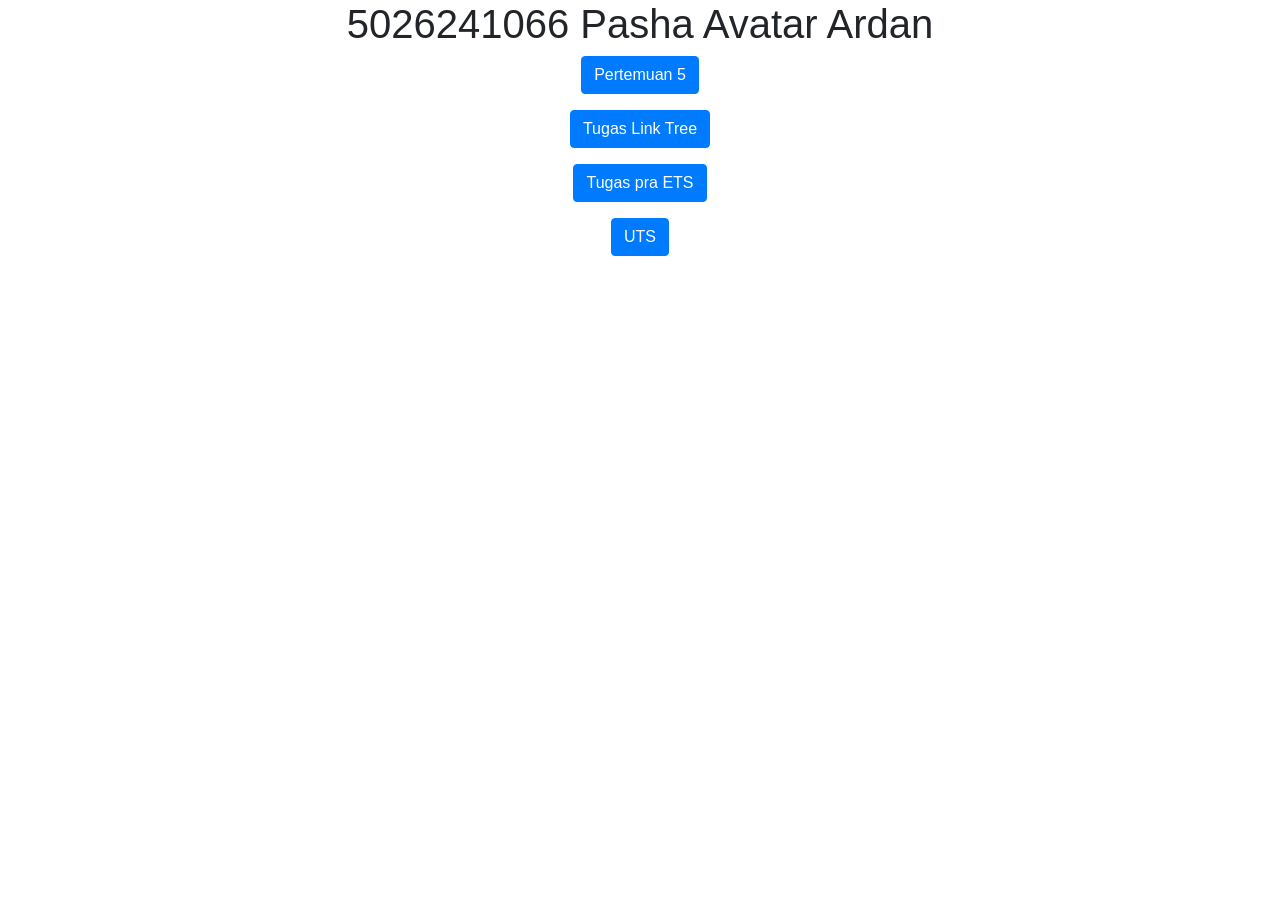
<file: index.html>
<!DOCTYPE html>
<html lang="en">

<head>
    <title>5026241066</title>
    <meta charset="utf-8">
    <meta name="viewport" content="width=device-width, initial-scale=1">
    <link rel="stylesheet" href="https://cdn.jsdelivr.net/npm/bootstrap@4.6.2/dist/css/bootstrap.min.css">
    <script src="https://cdn.jsdelivr.net/npm/jquery@3.7.1/dist/jquery.slim.min.js"></script>
    <script src="https://cdn.jsdelivr.net/npm/popper.js@1.16.1/dist/umd/popper.min.js"></script>
    <script src="https://cdn.jsdelivr.net/npm/bootstrap@4.6.2/dist/js/bootstrap.bundle.min.js"></script>
</head>

<body>

    <div class="container">
        <center>
            <h1>5026241066 Pasha Avatar Ardan</h1>
            <p>
                <a href="pertemuan5.html" target="_blank" class="btn btn-primary">
                    Pertemuan 5
                </a>
            </p>
            <p>
                <a href="tugasLinktree.html" target="_blank" class="btn btn-primary">
                    Tugas Link Tree
                </a>
            </p>
            <p>
                <a href="tugas_ets.html" target="_blank" class="btn btn-primary">
                    Tugas pra ETS
                </a>
            </p>
            <p>
                <a href="5026241066_avatar.html" target="_blank" class="btn btn-primary">
                    UTS
                </a>
            </p>
        </center>
 
    </div>
 
</body>
 
</html>
</file>
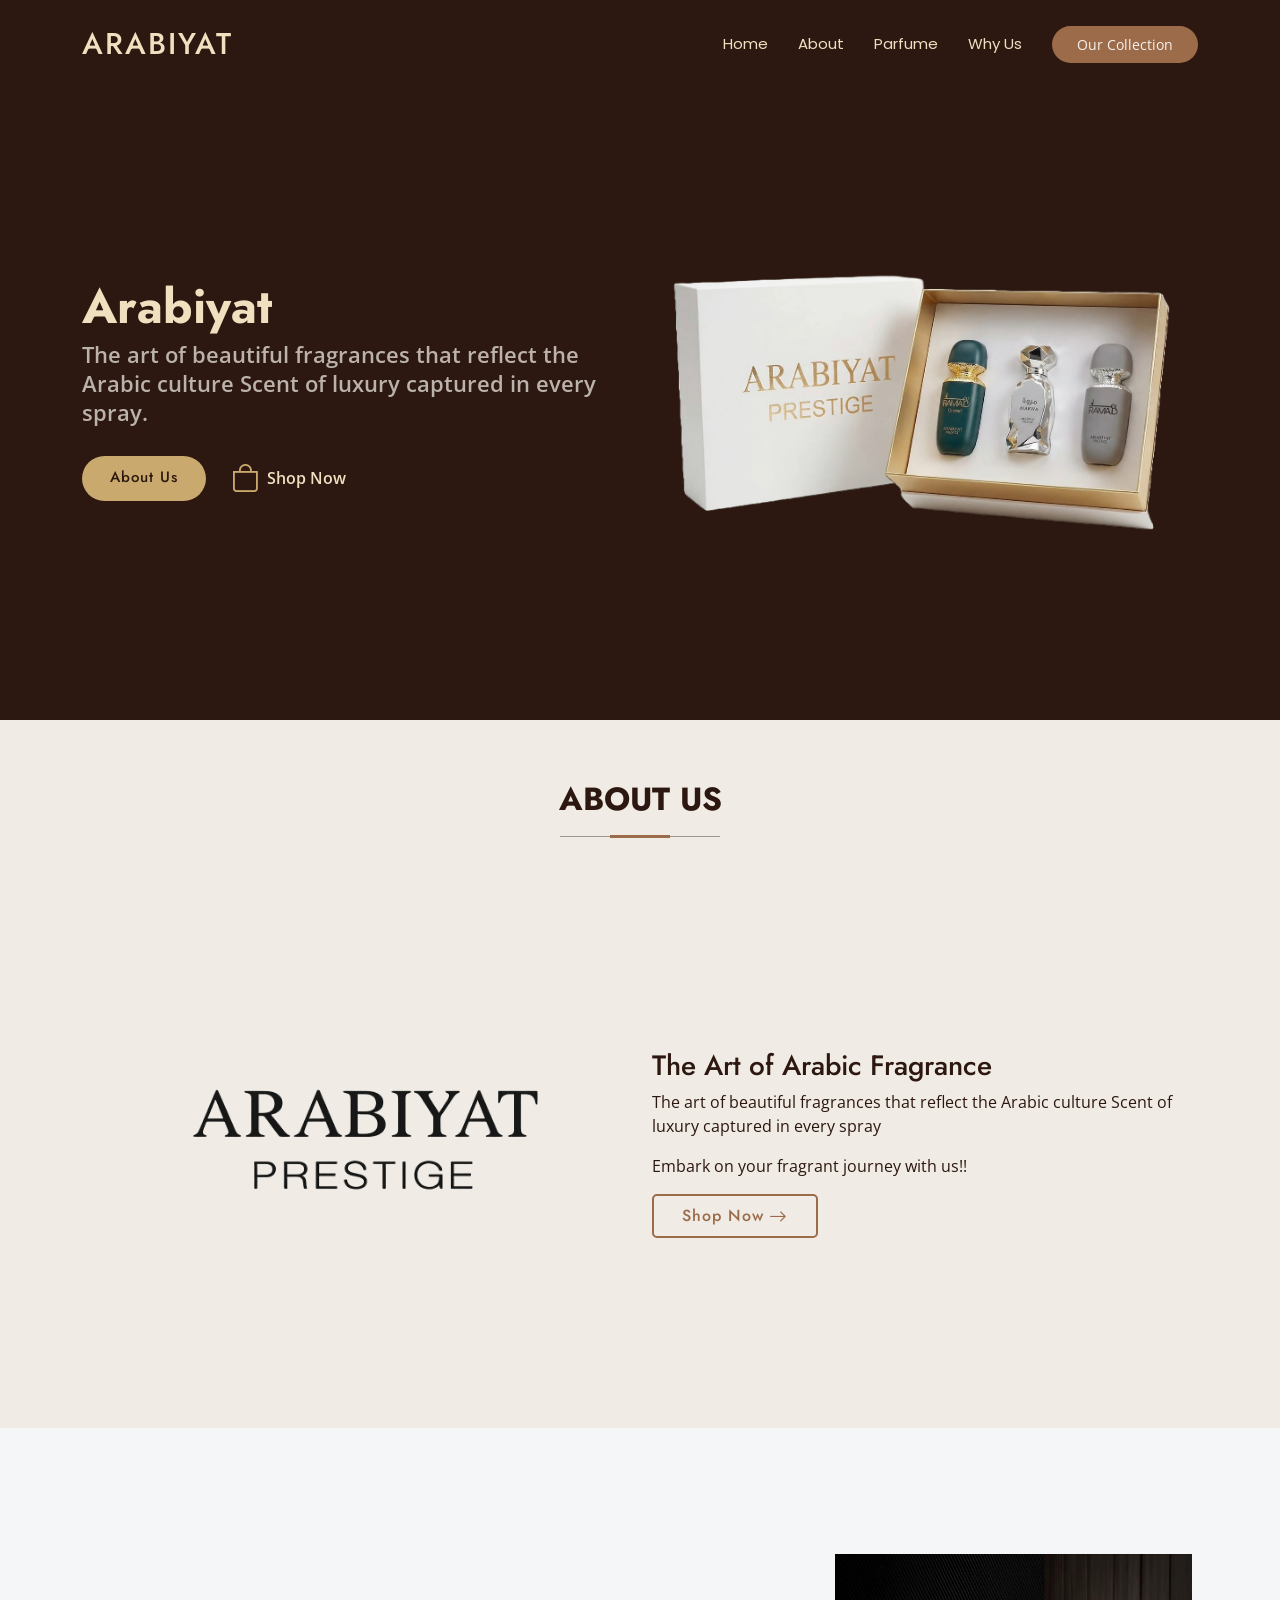
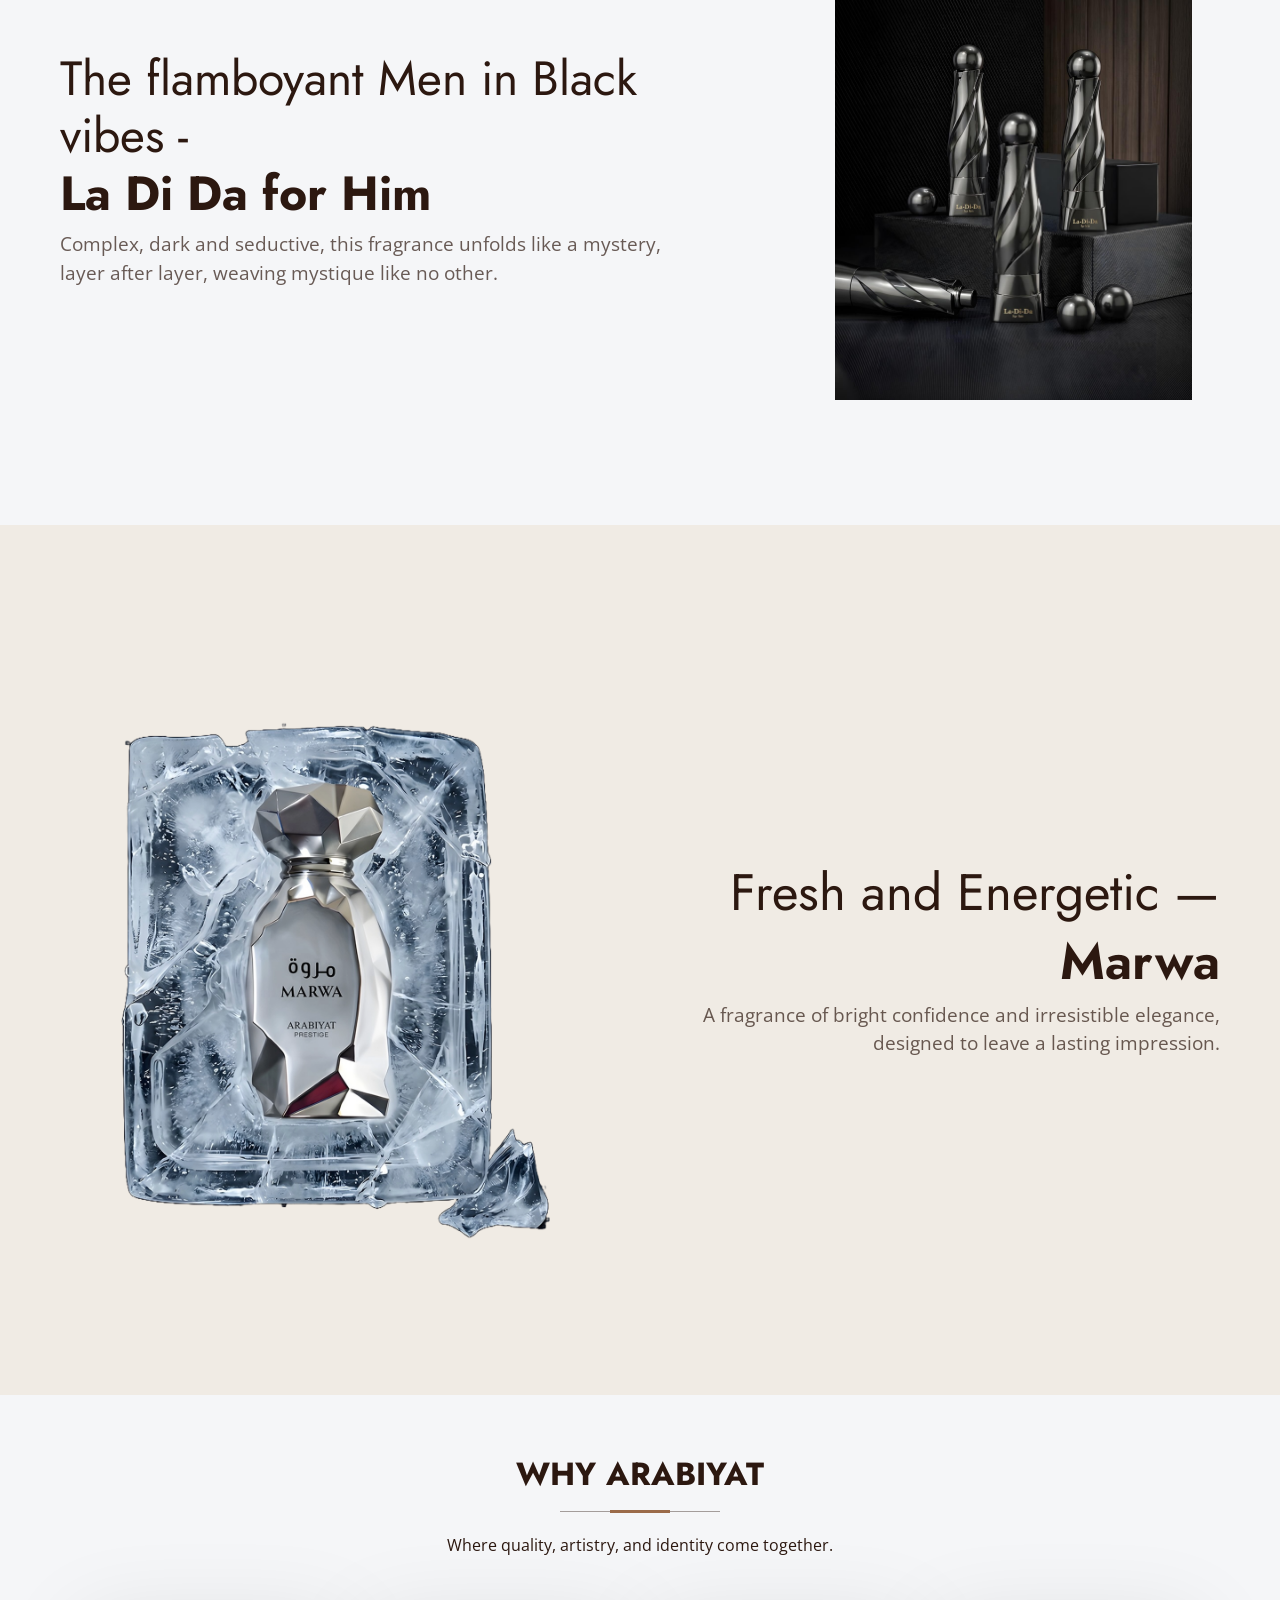
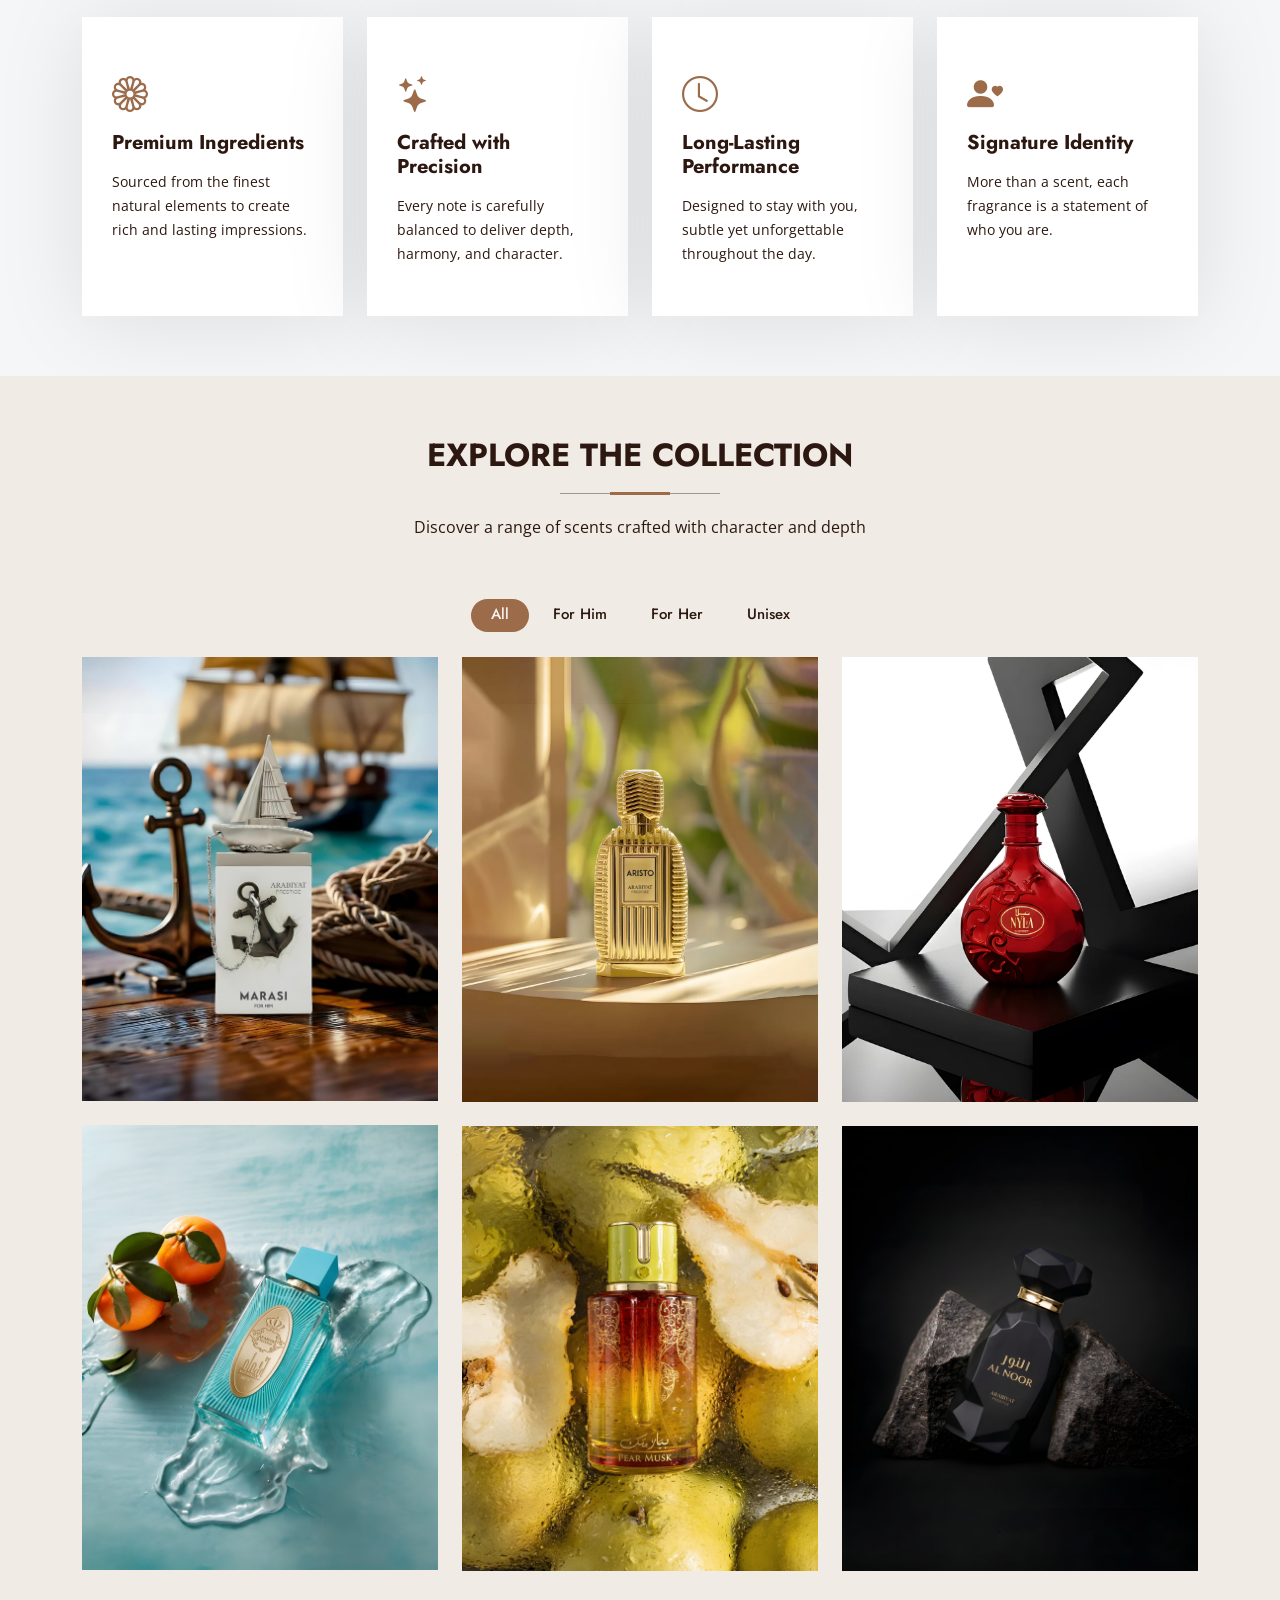
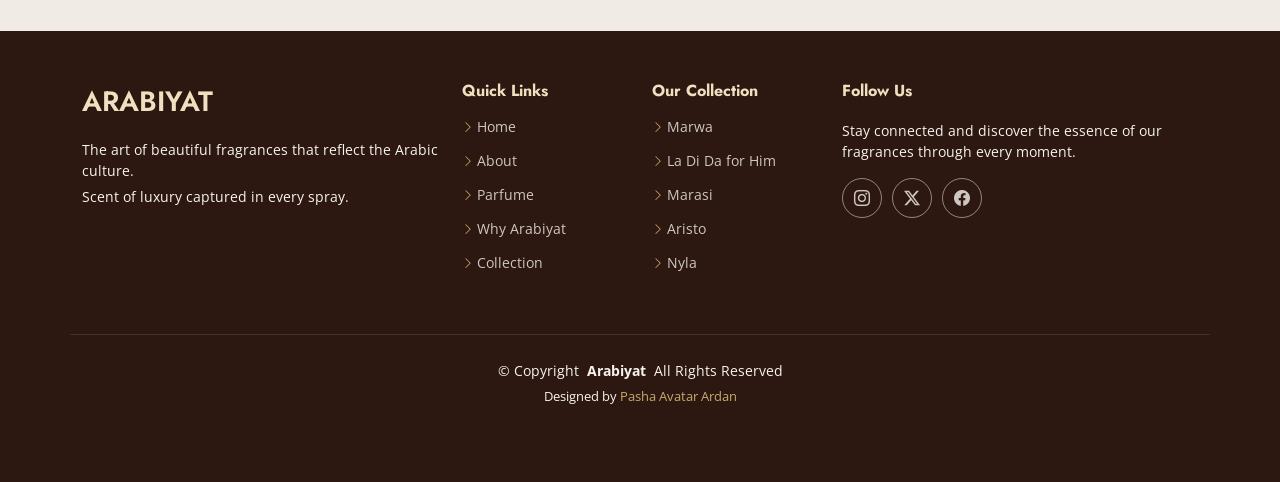
<file: makeover-ig.html>
<!DOCTYPE html>
<html lang="en">

<head>
    <meta charset="utf-8">
    <meta content="width=device-width, initial-scale=1.0" name="viewport">
    <title>Arabiyat</title>
    <meta name="description" content="">
    <meta name="keywords" content="">

    <!-- Favicons -->
    <link href="assets/img/logo_arabiyat.webp" rel="icon">
    <link href="assets/img/apple-touch-icon.png" rel="apple-touch-icon">

    <!-- Fonts -->
    <link href="https://fonts.googleapis.com" rel="preconnect">
    <link href="https://fonts.gstatic.com" rel="preconnect" crossorigin>
    <link
        href="https://fonts.googleapis.com/css2?family=Open+Sans:ital,wght@0,300;0,400;0,500;0,600;0,700;0,800;1,300;1,400;1,500;1,600;1,700;1,800&family=Poppins:ital,wght@0,100;0,200;0,300;0,400;0,500;0,600;0,700;0,800;0,900;1,100;1,200;1,300;1,400;1,500;1,600;1,700;1,800;1,900&family=Jost:ital,wght@0,100;0,200;0,300;0,400;0,500;0,600;0,700;0,800;0,900;1,100;1,200;1,300;1,400;1,500;1,600;1,700;1,800;1,900&display=swap"
        rel="stylesheet">

    <!-- Vendor CSS Files -->
    <link href="assets/vendor/bootstrap/css/bootstrap.min.css" rel="stylesheet">
    <link href="assets/vendor/bootstrap-icons/bootstrap-icons.css" rel="stylesheet">
    <link href="assets/vendor/aos/aos.css" rel="stylesheet">
    <link href="assets/vendor/glightbox/css/glightbox.min.css" rel="stylesheet">
    <link href="assets/vendor/swiper/swiper-bundle.min.css" rel="stylesheet">

    <!-- Main CSS File -->
    <link href="assets/css/ig.css" rel="stylesheet">

    <!-- =======================================================
  * Template Name: Arsha
  * Template URL: https://bootstrapmade.com/arsha-free-bootstrap-html-template-corporate/
  * Updated: Feb 22 2025 with Bootstrap v5.3.3
  * Author: BootstrapMade.com
  * License: https://bootstrapmade.com/license/
  ======================================================== -->
</head>

<body class="index-page">
    <header id="header" class="header d-flex align-items-center fixed-top">
        <div class="container-fluid container-xl position-relative d-flex align-items-center">

            <a href="makeover-ig.html" class="logo d-flex align-items-center me-auto">
                <!-- Uncomment the line below if you also wish to use an image logo -->
                <!-- <img src="assets/img/logo.webp" alt=""> -->
                <h1 class="sitename">Arabiyat</h1>
            </a>

            <nav id="navmenu" class="navmenu">
                <ul>
                    <li><a href="#" class="active">Home</a></li>
                    <li><a href="#about">About</a></li>
                    <li><a href="#ladida">Parfume</a></li>
                    <li><a href="#why">Why Us</a></li>
                </ul>
                <i class="mobile-nav-toggle d-xl-none bi bi-list"></i>
            </nav>

            <a class="btn-getstarted" href="#collection">Our Collection</a>

        </div>
    </header>

    <main class="main">
        <!-- Header Section -->
        <section id="header" class="hero section dark-background">

            <div class="container">
                <div class="row gy-4">
                    <div class="col-lg-6 order-2 order-lg-1 d-flex flex-column justify-content-center"
                        data-aos="zoom-out">
                        <h1>Arabiyat</h1>
                        <p>The art of beautiful fragrances that reflect the Arabic culture
                            Scent of luxury captured in every spray.
                        </p>
                        <div class="d-flex">
                            <a href="#about" class="btn-get-started">About Us</a>
                            <a href="https://myperfumes.ae/" target="_blank"
                                class="btn-watch-video d-flex align-items-center"><i
                                    class="bi bi-bag"></i><span>Shop Now</span></a>
                        </div>
                    </div>
                    <div class="col-lg-6 order-1 order-lg-2 hero-img" data-aos="zoom-out" data-aos-delay="200">
                        <img src="assets/img/arabiyat-landing.png" class="img-fluid animated" alt="">
                    </div>
                </div>
            </div>

        </section><!-- /Header Section -->

        <!-- About Us Section -->
        <section id="about" class="about section">

            <div class="container section-title" data-aos="fade-up">
                <h2>About Us</h2>
            </div>

            <div class="container">
                <div class="row gy-4 align-items-center">

                    <div class="col-lg-6 d-flex align-items-center justify-content-center" data-aos="fade-up"
                        data-aos-delay="100">
                        <img src="assets/img/logo-arabiyat.webp" class="img-fluid" alt="Arabiyat Logo"
                            style="max-width: 450px;">
                    </div>

                    <div class="col-lg-6 content" data-aos="fade-up" data-aos-delay="200">
                        <h3>The Art of Arabic Fragrance</h3>
                        <p>
                            The art of beautiful fragrances that reflect the Arabic culture
                            Scent of luxury captured in every spray
                        </p>
                        <p>
                            Embark on your fragrant journey with us!!
                        </p>
                        <a href="https://myperfumes.ae" class="read-more" target="_blank">
                            <span>Shop Now</span>
                            <i class="bi bi-arrow-right"></i>
                        </a>
                    </div>

                </div>
            </div>

        </section>
        <!-- /About Us Section -->

        <!-- La di da Section -->
        <section id="ladida" class="section why-us light-background" data-builder="section">

            <div class="container-fluid">

                <div class="row gy-4">

                    <div class="col-lg-7 d-flex flex-column justify-content-center order-2 order-lg-1">

                        <div class="content px-xl-5" data-aos="fade-up" data-aos-delay="100">
                            <h3 style="font-size: 3rem;"><span>
                                    The flamboyant Men in Black vibes -
                                </span><strong style="display: block;">La Di Da for Him</strong></h3>
                            <p style="font-size: 1.2rem;">

                                Complex, dark and seductive, this fragrance unfolds like a mystery, layer after layer,
                                weaving mystique like no other.

                            </p>
                        </div>



                    </div>

                    <div class="col-lg-5 order-1 order-lg-2 why-us-img">
                        <img src="assets/img/arabiyat_ladida.jpg" class="img-fluid" alt="" data-aos="zoom-in"
                            data-aos-delay="100">
                    </div>
                </div>

            </div>

        </section><!-- /La di da  Section --> 

        <!-- Marwa Section -->
        <section id="marwa" class="skills section">

            <div class="container-fluid">

                <div class="row gy-4">

                    <div class="col-lg-6 d-flex align-items-center">
                        <img src="assets/img/arabiyat_marwa.png" class="img-fluid" alt=""
                            style="max-height: 750px; object-fit: cover;">
                    </div>

                    <div class="col-lg-6 d-flex flex-column justify-content-center order-2 order-lg-1">
                        <div class="content px-xl-5 text-end" data-aos="fade-up" data-aos-delay="100">
                            <h3 style="font-size: 3.2rem;"><span style="font-weight: 400;">Fresh and Energetic —</span>
                                <strong style="display: block; margin-top: 8px; font-weight: 650;">Marwa</strong>
                            </h3>
                            <p style="font-size: 1.2rem;">A fragrance of bright confidence and irresistible elegance,
                                designed to leave a lasting impression.
                            </p>
                        </div>
                    </div>

                </div>

            </div>

        </section><!-- /Marwa Section -->

        <!-- Why Section -->
        <section id="why" class="services section light-background">

            <!-- Section Title -->
            <div class="container section-title" data-aos="fade-up">
                <h2>Why Arabiyat</h2>
                <p>Where quality, artistry, and identity come together.</p>
            </div><!-- End Section Title -->

            <div class="container">

                <div class="row gy-4">

                    <div class="col-xl-3 col-md-6 d-flex" data-aos="fade-up" data-aos-delay="100">
                        <div class="service-item position-relative">
                            <div class="icon"><i class="bi bi-flower1 icon"></i></div>
                            <h4>Premium Ingredients</h4>
                            <p>Sourced from the finest natural elements to create rich and lasting impressions.</p>
                        </div>
                    </div><!-- End Why Item -->

                    <div class="col-xl-3 col-md-6 d-flex" data-aos="fade-up" data-aos-delay="200">
                        <div class="service-item position-relative">
                            <div class="icon"><i class="bi bi-stars icon"></i></div>
                            <h4>Crafted with Precision</h4>
                            <p>Every note is carefully balanced to deliver depth, harmony, and character.</p>
                        </div>
                    </div><!-- End Why Item -->

                    <div class="col-xl-3 col-md-6 d-flex" data-aos="fade-up" data-aos-delay="300">
                        <div class="service-item position-relative">
                            <div class="icon"><i class="bi bi-clock icon"></i></div>
                            <h4>Long-Lasting Performance</h4>
                            <p>Designed to stay with you, subtle yet unforgettable throughout the day.</p>
                        </div>
                    </div><!-- End Why Item -->

                    <div class="col-xl-3 col-md-6 d-flex" data-aos="fade-up" data-aos-delay="400">
                        <div class="service-item position-relative">
                            <div class="icon"><i class="bi bi-person-heart icon"></i></div>
                            <h4>Signature Identity</h4>
                            <p>More than a scent, each fragrance is a statement of who you are.</p>
                        </div>
                    </div><!-- End Why Item -->

                </div>

            </div>

        </section><!-- /Why Section -->

        <!-- Collection Section -->
        <section id="collection" class="portfolio section">

            <!-- Section Title -->
            <div class="container section-title" data-aos="fade-up">
                <h2>Explore The Collection</h2>
                <p>Discover a range of scents crafted with character and depth</p>
            </div><!-- End Section Title -->

            <div class="container">

                <div class="isotope-layout" data-default-filter="*" data-layout="masonry" data-sort="original-order">

                    <ul class="portfolio-filters isotope-filters" data-aos="fade-up" data-aos-delay="100">
                        <li data-filter="*" class="filter-active">All</li>
                        <li data-filter=".filter-him">For Him</li>
                        <li data-filter=".filter-her">For Her</li>
                        <li data-filter=".filter-unisex">Unisex</li>
                    </ul><!-- End Collection Filters -->

                    <div class="row gy-4 isotope-container" data-aos="fade-up" data-aos-delay="200">

                        <div class="col-lg-4 col-md-6 portfolio-item isotope-item filter-him">
                            <img src="assets/img/arabiyat_marasi.jpg" class="img-fluid" alt="">
                            <div class="portfolio-info">
                                <h4>Marasi For Him</h4>
                                <p>The harmonious interplay of freshness</p>
                                <a href="assets/img/arabiyat_marasi.jpg" title="Marasi For Him"
                                    data-gallery="portfolio-gallery-him" class="glightbox preview-link"><i
                                        class="bi bi-zoom-in"></i></a>
                                <a href="https://myperfumes.ae/" target="_blank" title="More Details" class="details-link"><i
                                        class="bi bi-link-45deg"></i></a>
                            </div>
                        </div><!-- End Collection Item -->

                        <div class="col-lg-4 col-md-6 portfolio-item isotope-item filter-her">
                            <img src="assets/img/arabiyat_aristo.webp" class="img-fluid" alt="">
                            <div class="portfolio-info">
                                <h4>Aristo</h4>
                                <p>Fresh. Charismatic. Irresistible</p>
                                <a href="assets/img/arabiyat_aristo.webp" title="Aristo"
                                    data-gallery="portfolio-gallery-her" class="glightbox preview-link"><i
                                        class="bi bi-zoom-in"></i></a>
                                <a href="https://myperfumes.ae/" target="_blank" title="More Details" class="details-link"><i
                                        class="bi bi-link-45deg"></i></a>
                            </div>
                        </div><!-- End Collection Item -->

                        <div class="col-lg-4 col-md-6 portfolio-item isotope-item filter-her">
                            <img src="assets/img/arabiyat_nyla.webp" class="img-fluid" alt="">
                            <div class="portfolio-info">
                                <h4>Nyla Sherbet</h4>
                                <p>The Joyful, Vibrant, and Vivacious</p>
                                <a href="assets/img/arabiyat_nyla.webp" title="Nyla Sherbet"
                                    data-gallery="portfolio-gallery-her" class="glightbox preview-link"><i
                                        class="bi bi-zoom-in"></i></a>
                                <a href="https://myperfumes.ae/" target="_blank" title="More Details" class="details-link"><i
                                        class="bi bi-link-45deg"></i></a>
                            </div>
                        </div><!-- End Collection Item -->

                        <div class="col-lg-4 col-md-6 portfolio-item isotope-item filter-unisex">
                            <img src="assets/img/arabiyat_asha.jpg" class="img-fluid" alt="">
                            <div class="portfolio-info">
                                <h4>Asha’A Neroli</h4>
                                <p>The art of joyous, happy and delicate fragrances</p>
                                <a href="assets/img/arabiyat_asha.jpg" title="Asha'A Neroli"
                                    data-gallery="portfolio-gallery-unisex" class="glightbox preview-link"><i
                                        class="bi bi-zoom-in"></i></a>
                                <a href="https://myperfumes.ae/" target="_blank" title="More Details" class="details-link"><i
                                        class="bi bi-link-45deg"></i></a>
                            </div>
                        </div><!-- End Collection Item -->

                        <div class="col-lg-4 col-md-6 portfolio-item isotope-item filter-unisex">
                            <img src="assets/img/arabiyat_pearmusk.jpg" class="img-fluid" alt="">
                            <div class="portfolio-info">
                                <h4>Pear Musk</h4>
                                <p>Clean and luminous fragrance</p>
                                <a href="assets/img/arabiyat_pearmusk.jpg" title="Pear Musk"
                                    data-gallery="portfolio-gallery-unisex" class="glightbox preview-link"><i
                                        class="bi bi-zoom-in"></i></a>
                                <a href="https://myperfumes.ae/" target="_blank" title="More Details" class="details-link"><i
                                        class="bi bi-link-45deg"></i></a>
                            </div>
                        </div><!-- End Collection Item -->

                        <div class="col-lg-4 col-md-6 portfolio-item isotope-item filter-him">
                            <img src="assets/img/arabiyat_alnoor.jpg" class="img-fluid" alt="">
                            <div class="portfolio-info">
                                <h4>Al Noor</h4>
                                <p>Complex, dark and seductive</p>
                                <a href="assets/img/arabiyat_alnoor.jpg" title="Al Noor"
                                    data-gallery="portfolio-gallery-him" class="glightbox preview-link"><i
                                        class="bi bi-zoom-in"></i></a>
                                <a href="https://myperfumes.ae/" target="_blank" title="More Details" class="details-link"><i
                                        class="bi bi-link-45deg"></i></a>
                            </div>
                        </div><!-- End Collection Item -->


                    </div><!-- End Collection Container --> 

                </div>

            </div>

        </section><!-- /Collection Section -->

    </main>

    <footer id="footer" class="footer">

        <div class="container footer-top">
            <div class="row gy-4">

                <div class="col-lg-4 col-md-6 footer-about">
                    <a href="makeover-ig.html" class="d-flex align-items-center">
                        <span class="sitename">Arabiyat</span>
                    </a>
                    <div class="footer-contact pt-3">
                        <p>The art of beautiful fragrances that reflect the Arabic culture.</p>
                        <p>Scent of luxury captured in every spray.</p>
                    </div>
                </div>

                <div class="col-lg-2 col-md-3 footer-links">
                    <h4>Quick Links</h4>
                    <ul>
                        <li><i class="bi bi-chevron-right"></i> <a href="#">Home</a></li>
                        <li><i class="bi bi-chevron-right"></i> <a href="#about">About</a></li>
                        <li><i class="bi bi-chevron-right"></i> <a href="#ladida">Parfume</a></li>
                        <li><i class="bi bi-chevron-right"></i> <a href="#why">Why Arabiyat</a></li>
                        <li><i class="bi bi-chevron-right"></i> <a href="#collection">Collection</a></li>
                    </ul>
                </div>

                <div class="col-lg-2 col-md-3 footer-links">
                    <h4>Our Collection</h4>
                    <ul>
                        <li><i class="bi bi-chevron-right"></i> <a href="#marwa">Marwa</a></li>
                        <li><i class="bi bi-chevron-right"></i> <a href="#ladida">La Di Da for Him</a></li>
                        <li><i class="bi bi-chevron-right"></i> <a href="#collection">Marasi</a></li>
                        <li><i class="bi bi-chevron-right"></i> <a href="#collection">Aristo</a></li>
                        <li><i class="bi bi-chevron-right"></i> <a href="#collection">Nyla</a></li>
                    </ul>
                </div>

                <div class="col-lg-4 col-md-12">
                    <h4>Follow Us</h4>
                    <p>Stay connected and discover the essence of our fragrances through every moment.</p>
                    <div class="social-links d-flex">
                        <a href="https://www.instagram.com/_arabiyat" target="_blank">
                            <i class="bi bi-instagram"></i>
                        </a>
                        <a href="https://x.com/my_perfumes" target="_blank">
                            <i class="bi bi-twitter-x"></i>
                        </a>
                        <a href="https://www.facebook.com/MyPerfumes.ae?mibextid=ZbWKwL" target="_blank">
                            <i class="bi bi-facebook"></i>
                        </a>
                    </div>
                </div>

            </div>
        </div>

        <div class="container copyright text-center mt-4">
            <p>© <span>Copyright</span> <strong class="px-1 sitename">Arabiyat</strong> <span>All Rights
                    Reserved</span></p>
            <div class="credits">
                Designed by <a href="https://www.linkedin.com/in/avatarardan/" target="_blank">Pasha Avatar Ardan</a>
            </div>
        </div>

    </footer>


    <!-- Scroll Top -->
    <a href="#" id="scroll-top" class="scroll-top d-flex align-items-center justify-content-center"><i
            class="bi bi-arrow-up-short"></i></a>

    <!-- Preloader -->
    <div id="preloader"></div>

    <!-- Vendor JS Files -->
    <script src="assets/vendor/bootstrap/js/bootstrap.bundle.min.js"></script>
    <script src="assets/vendor/php-email-form/validate.js"></script>
    <script src="assets/vendor/aos/aos.js"></script>
    <script src="assets/vendor/glightbox/js/glightbox.min.js"></script>
    <script src="assets/vendor/swiper/swiper-bundle.min.js"></script>
    <script src="assets/vendor/waypoints/noframework.waypoints.js"></script>
    <script src="assets/vendor/imagesloaded/imagesloaded.pkgd.min.js"></script>
    <script src="assets/vendor/isotope-layout/isotope.pkgd.min.js"></script>

    <!-- Main JS File -->
    <script src="assets/js/main.js"></script>
</body>

</html>
</file>
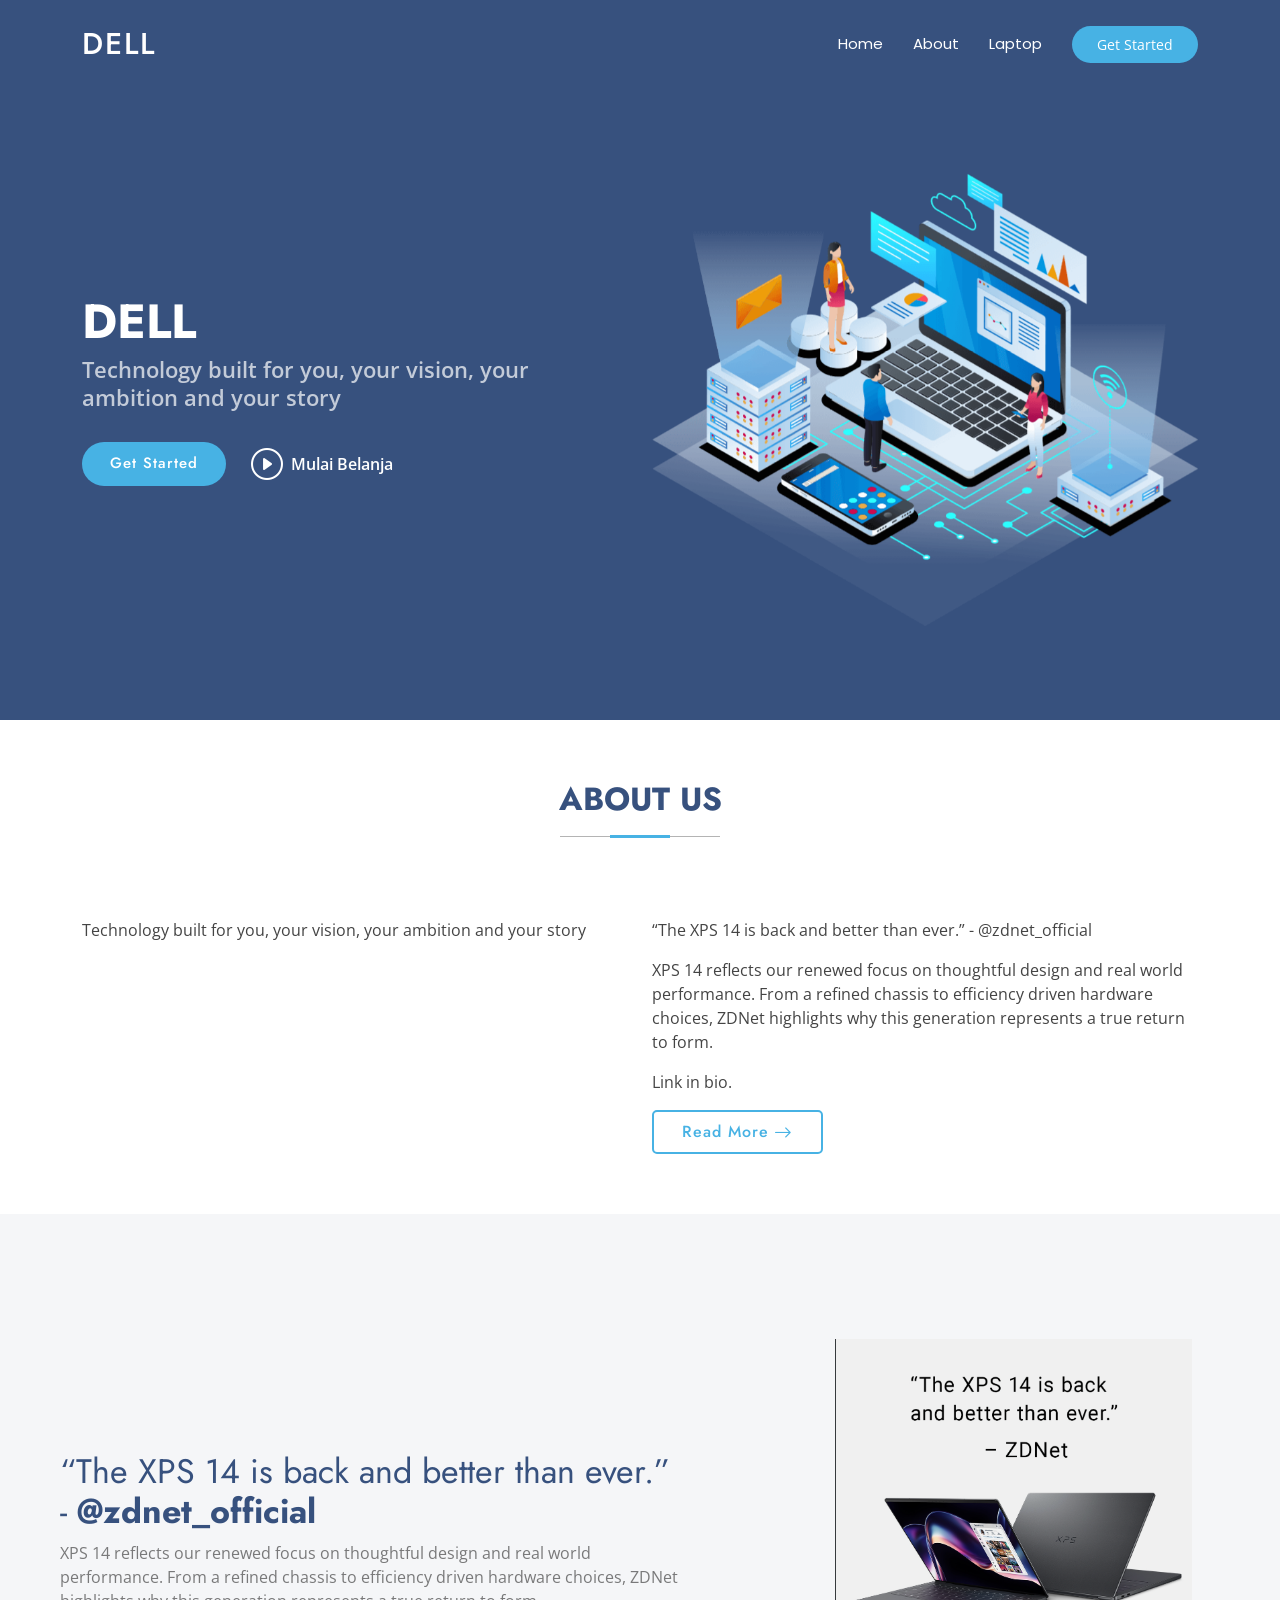
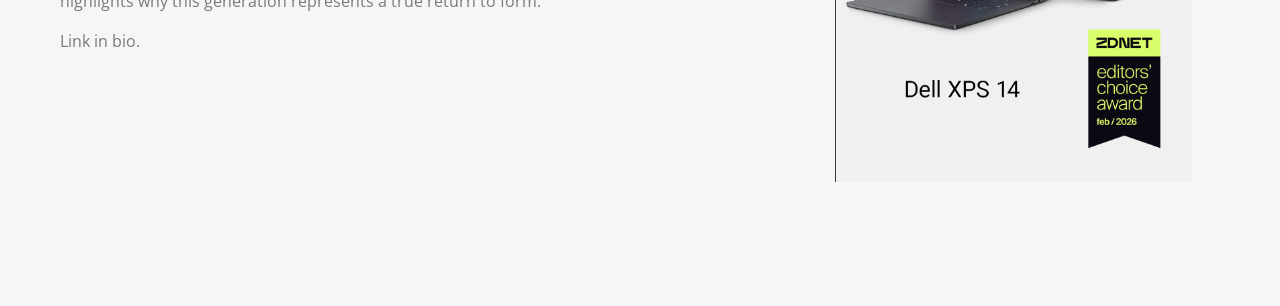
<file: pertemuan5.html>
<!DOCTYPE html>
<html lang="en">

<head>
    <meta charset="utf-8">
    <meta content="width=device-width, initial-scale=1.0" name="viewport">
    <title>DELL</title>
    <meta name="description" content="">
    <meta name="keywords" content="">

    <!-- Favicons -->
    <link href="assets/img/favicon.png" rel="icon">
    <link href="assets/img/apple-touch-icon.png" rel="apple-touch-icon">

    <!-- Fonts -->
    <link href="https://fonts.googleapis.com" rel="preconnect">
    <link href="https://fonts.gstatic.com" rel="preconnect" crossorigin>
    <link
        href="https://fonts.googleapis.com/css2?family=Open+Sans:ital,wght@0,300;0,400;0,500;0,600;0,700;0,800;1,300;1,400;1,500;1,600;1,700;1,800&family=Poppins:ital,wght@0,100;0,200;0,300;0,400;0,500;0,600;0,700;0,800;0,900;1,100;1,200;1,300;1,400;1,500;1,600;1,700;1,800;1,900&family=Jost:ital,wght@0,100;0,200;0,300;0,400;0,500;0,600;0,700;0,800;0,900;1,100;1,200;1,300;1,400;1,500;1,600;1,700;1,800;1,900&display=swap"
        rel="stylesheet">

    <!-- Vendor CSS Files -->
    <link href="assets/vendor/bootstrap/css/bootstrap.min.css" rel="stylesheet">
    <link href="assets/vendor/bootstrap-icons/bootstrap-icons.css" rel="stylesheet">
    <link href="assets/vendor/aos/aos.css" rel="stylesheet">
    <link href="assets/vendor/glightbox/css/glightbox.min.css" rel="stylesheet">
    <link href="assets/vendor/swiper/swiper-bundle.min.css" rel="stylesheet">

    <!-- Main CSS File -->
    <link href="assets/css/main.css" rel="stylesheet">

    <!-- =======================================================
  * Template Name: Arsha
  * Template URL: https://bootstrapmade.com/arsha-free-bootstrap-html-template-corporate/
  * Updated: Feb 22 2025 with Bootstrap v5.3.3
  * Author: BootstrapMade.com
  * License: https://bootstrapmade.com/license/
  ======================================================== -->
</head>

<body class="index-page">
    <header id="header" class="header d-flex align-items-center fixed-top">
        <div class="container-fluid container-xl position-relative d-flex align-items-center">

            <a href="index.html" class="logo d-flex align-items-center me-auto">
                <!-- Uncomment the line below if you also wish to use an image logo -->
                <!-- <img src="assets/img/logo.webp" alt=""> -->
                <h1 class="sitename">DELL</h1>
            </a>

            <nav id="navmenu" class="navmenu">
                <ul>
                    <li><a href="#header" class="active">Home</a></li>
                    <li><a href="#about">About</a></li>
                    <li><a href="#laptop">Laptop</a></li>
                </ul>
                <i class="mobile-nav-toggle d-xl-none bi bi-list"></i>
            </nav>

            <a class="btn-getstarted" href="#about">Get Started</a>

        </div>
    </header>

    <main class="main">
        <!-- Header Section -->
        <section id="header" class="hero section dark-background">

            <div class="container">
                <div class="row gy-4">
                    <div class="col-lg-6 order-2 order-lg-1 d-flex flex-column justify-content-center"
                        data-aos="zoom-out">
                        <h1>DELL</h1>
                        <p>Technology built for you, your vision, your ambition and your story</p>
                        <div class="d-flex">
                            <a href="#about" class="btn-get-started">Get Started</a>
                            <a href="https://l.instagram.com/?u=https%3A%2F%2Fvisitstore.bio%2Fdell%3Ftab%3Dig%26utm_source%3Dig%26utm_medium%3Dsocial%26utm_content%3Dlink_in_bio%26fbclid%3DPAZXh0bgNhZW0CMTEAc3J0YwZhcHBfaWQMMjU2MjgxMDQwNTU4AAGnwIF6dC9_CoXKzaWMyS3TwEOwUfZKHqN3PNWycjGg60DzVFiOjZo0XRbM5hA_aem_DISNvblFgCbXBvzCMy5nFw&e=AT7Z3gJb52VyXgKuC4jAWefuEzMHajgRTZRcqqhuc5AmeLj-_LstVknNOW_mtPCXnS-mZWvlnpSoZgsCW5YsOIe0PoD9FHB11fgoN3e8WQ"
                                class="glightbox btn-watch-video d-flex align-items-center"><i
                                    class="bi bi-play-circle"></i><span>Mulai Belanja</span></a>
                        </div>
                    </div>
                    <div class="col-lg-6 order-1 order-lg-2 hero-img" data-aos="zoom-out" data-aos-delay="200">
                        <img src="assets/img/hero-img.png" class="img-fluid animated" alt="">
                    </div>
                </div>
            </div>

        </section><!-- /Header Section -->

        <!-- About Section -->
        <section id="about" class="about section">

            <!-- Section Title -->
            <div class="container section-title" data-aos="fade-up">
                <h2>About Us</h2>
            </div><!-- End Section Title -->

            <div class="container">

                <div class="row gy-4">

                    <div class="col-lg-6 content" data-aos="fade-up" data-aos-delay="100">
                        <p>
                            Technology built for you, your vision, your ambition and your story
                        </p>
                    </div>

                    <div class="col-lg-6" data-aos="fade-up" data-aos-delay="200">
                        <p>“The XPS 14 is back and better than ever.” - @zdnet_official</p>
                        <p>

                            XPS 14 reflects our renewed focus on thoughtful design and real world performance. From a
                            refined chassis to efficiency driven hardware choices, ZDNet highlights why this generation
                            represents a true return to form. </p>

                        <p>Link in bio. </p>
                        <a href="#" class="read-more"><span>Read More</span><i class="bi bi-arrow-right"></i></a>
                    </div>

                </div>

            </div>

        </section><!-- /About Section -->

        <!-- Laptop Section -->
        <section id="laptop" class="section why-us light-background" data-builder="section">

            <div class="container-fluid">

                <div class="row gy-4">

                    <div class="col-lg-7 d-flex flex-column justify-content-center order-2 order-lg-1">

                        <div class="content px-xl-5" data-aos="fade-up" data-aos-delay="100">
                            <h3><span>“The XPS 14 is back and better than ever.” -
                                </span><strong>@zdnet_official</strong></h3>
                            <p>

                                XPS 14 reflects our renewed focus on thoughtful design and real world performance. From
                                a
                                refined chassis to efficiency driven hardware choices, ZDNet highlights why this
                                generation
                                represents a true return to form. </p>

                            <p>Link in bio. </p>
                        </div>



                    </div>

                    <div class="col-lg-5 order-1 order-lg-2 why-us-img">
                        <img src="assets/img/dellaptop.png" class="img-fluid" alt="" data-aos="zoom-in"
                            data-aos-delay="100">
                    </div>
                </div>

            </div>

        </section><!-- /Laptop Section -->
    </main>
    <!-- Scroll Top -->
    <a href="#" id="scroll-top" class="scroll-top d-flex align-items-center justify-content-center"><i
            class="bi bi-arrow-up-short"></i></a>

    <!-- Preloader -->
    <div id="preloader"></div>

    <!-- Vendor JS Files -->
    <script src="assets/vendor/bootstrap/js/bootstrap.bundle.min.js"></script>
    <script src="assets/vendor/php-email-form/validate.js"></script>
    <script src="assets/vendor/aos/aos.js"></script>
    <script src="assets/vendor/glightbox/js/glightbox.min.js"></script>
    <script src="assets/vendor/swiper/swiper-bundle.min.js"></script>
    <script src="assets/vendor/waypoints/noframework.waypoints.js"></script>
    <script src="assets/vendor/imagesloaded/imagesloaded.pkgd.min.js"></script>
    <script src="assets/vendor/isotope-layout/isotope.pkgd.min.js"></script>

    <!-- Main JS File -->
    <script src="assets/js/main.js"></script>
</body>

</html>
</file>
<file: assets/css/ig.css>
/**
* Template Name: Arsha
* Template URL: https://bootstrapmade.com/arsha-free-bootstrap-html-template-corporate/
* Updated: Feb 22 2025 with Bootstrap v5.3.3
* Author: BootstrapMade.com
* License: https://bootstrapmade.com/license/
*/

/*--------------------------------------------------------------
# Font & Color Variables
# Help: https://bootstrapmade.com/color-system/
--------------------------------------------------------------*/
/* Fonts */
:root {
  --default-font: "Open Sans",  system-ui, -apple-system, "Segoe UI", Roboto, "Helvetica Neue", Arial, "Noto Sans", "Liberation Sans", sans-serif, "Apple Color Emoji", "Segoe UI Emoji", "Segoe UI Symbol", "Noto Color Emoji";
  --heading-font: "Jost",  sans-serif;
  --nav-font: "Poppins",  sans-serif;
}

/* Global Colors - The following color variables are used throughout the website. Updating them here will change the color scheme of the entire website */
:root { 
  --background-color: #f0ebe4;
  --default-color: #2c1810;
  --heading-color: #2c1810;
  --accent-color: #9b6b4a;
  --surface-color: #f7f3ee;
  --contrast-color: #f7f3ee;
}

/* Nav Menu Colors - The following color variables are used specifically for the navigation menu. They are separate from the global colors to allow for more customization options */
:root {
  --nav-color: #ffffff;  /* The default color of the main navmenu links */
  --nav-hover-color: #c9a96e; /* Applied to main navmenu links when they are hovered over or active */
  --nav-mobile-background-color: #ffffff; /* Used as the background color for mobile navigation menu */
  --nav-dropdown-background-color: #ffffff; /* Used as the background color for dropdown items that appear when hovering over primary navigation items */
  --nav-dropdown-color: #444444; /* Used for navigation links of the dropdown items in the navigation menu. */
  --nav-dropdown-hover-color: #9b6b4a; /* Similar to --nav-hover-color, this color is applied to dropdown navigation links when they are hovered over. */
}

/* Color Presets - These classes override global colors when applied to any section or element, providing reuse of the sam color scheme. */

.light-background {
  --background-color: #f5f6f8;
  --surface-color: #ffffff;
}

.dark-background {
  --background-color: #2c1810;
  --default-color: #f7f3ee;
  --heading-color: #f0e0c0;
  --accent-color: #c9a96e;
  --contrast-color: #2c1810;
}

/* Smooth scroll */
:root {
  scroll-behavior: smooth;
}

/*--------------------------------------------------------------
# General Styling & Shared Classes
--------------------------------------------------------------*/
body {
  color: var(--default-color);
  background-color: var(--background-color);
  font-family: var(--default-font);
}

a {
  color: var(--accent-color);
  text-decoration: none;
  transition: 0.3s;
}

a:hover {
  color: color-mix(in srgb, var(--accent-color), transparent 25%);
  text-decoration: none;
}

h1,
h2,
h3,
h4,
h5,
h6 {
  color: var(--heading-color);
  font-family: var(--heading-font);
}

/* PHP Email Form Messages
------------------------------*/
.php-email-form .error-message {
  display: none;
  background: #df1529;
  color: #ffffff;
  text-align: left;
  padding: 15px;
  margin-bottom: 24px;
  font-weight: 600;
}

.php-email-form .sent-message {
  display: none;
  color: #ffffff;
  background: #059652;
  text-align: center;
  padding: 15px;
  margin-bottom: 24px;
  font-weight: 600;
}

.php-email-form .loading {
  display: none;
  background: var(--surface-color);
  text-align: center;
  padding: 15px;
  margin-bottom: 24px;
}

.php-email-form .loading:before {
  content: "";
  display: inline-block;
  border-radius: 50%;
  width: 24px;
  height: 24px;
  margin: 0 10px -6px 0;
  border: 3px solid var(--accent-color);
  border-top-color: var(--surface-color);
  animation: php-email-form-loading 1s linear infinite;
}

@keyframes php-email-form-loading {
  0% {
    transform: rotate(0deg);
  }

  100% {
    transform: rotate(360deg);
  }
}

/*--------------------------------------------------------------
# Global Header
--------------------------------------------------------------*/
.header {
  --background-color: #2c1810;
  --heading-color: #f0e0c0;
  color: var(--default-color);
  background-color: var(--background-color);
  padding: 15px 0;
  transition: all 0.5s;
  z-index: 997;
}

.header .logo {
  line-height: 1;
}

.header .logo img {
  max-height: 36px;
  margin-right: 8px;
}

.header .logo h1 {
  font-size: 30px;
  margin: 0;
  font-weight: 500;
  color: var(--heading-color);
  letter-spacing: 2px;
  text-transform: uppercase;
}

.header .btn-getstarted,
.header .btn-getstarted:focus {
  color: var(--contrast-color);
  background: var(--accent-color);
  font-size: 14px;
  padding: 8px 25px;
  margin: 0 0 0 30px;
  border-radius: 50px;
  transition: 0.3s;
}

.header .btn-getstarted:hover,
.header .btn-getstarted:focus:hover {
  color: var(--contrast-color);
  background: color-mix(in srgb, var(--accent-color), transparent 15%);
}

@media (max-width: 1200px) {
  .header .logo {
    order: 1;
  }

  .header .btn-getstarted {
    order: 2;
    margin: 0 15px 0 0;
    padding: 6px 15px;
  }

  .header .navmenu {
    order: 3;
  }
}

/* Index Page Header
------------------------------*/
.index-page .header {
  --background-color: rgba(44, 24, 16, 0);
  --heading-color: #f0e0c0;
  --nav-color: #f0e0c0;
}

/* Index Page Header on Scroll
------------------------------*/
.index-page.scrolled .header {
  --background-color: rgba(44, 24, 16, 0.92);
}

/*--------------------------------------------------------------
# Navigation Menu
--------------------------------------------------------------*/
/* Desktop Navigation */
@media (min-width: 1200px) {
  .navmenu {
    padding: 0;
  }

  .navmenu ul {
    margin: 0;
    padding: 0;
    display: flex;
    list-style: none;
    align-items: center;
  }

  .navmenu li {
    position: relative;
  }

  .navmenu a,
  .navmenu a:focus {
    color: var(--nav-color);
    padding: 18px 15px;
    font-size: 15px;
    font-family: var(--nav-font);
    font-weight: 400;
    display: flex;
    align-items: center;
    justify-content: space-between;
    white-space: nowrap;
    transition: 0.3s;
  }

  .navmenu a i,
  .navmenu a:focus i {
    font-size: 12px;
    line-height: 0;
    margin-left: 5px;
    transition: 0.3s;
  }

  .navmenu li:last-child a {
    padding-right: 0;
  }

  .navmenu li:hover>a,
  .navmenu .active,
  .navmenu .active:focus {
    color: var(--nav-hover-color);
  }

  .navmenu .dropdown ul {
    margin: 0;
    padding: 10px 0;
    background: var(--nav-dropdown-background-color);
    display: block;
    position: absolute;
    visibility: hidden;
    left: 14px;
    top: 130%;
    opacity: 0;
    transition: 0.3s;
    border-radius: 4px;
    z-index: 99;
    box-shadow: 0px 0px 30px rgba(0, 0, 0, 0.1);
  }

  .navmenu .dropdown ul li {
    min-width: 200px;
  }

  .navmenu .dropdown ul a {
    padding: 10px 20px;
    font-size: 15px;
    text-transform: none;
    color: var(--nav-dropdown-color);
  }

  .navmenu .dropdown ul a i {
    font-size: 12px;
  }

  .navmenu .dropdown ul a:hover,
  .navmenu .dropdown ul .active:hover,
  .navmenu .dropdown ul li:hover>a {
    color: var(--nav-dropdown-hover-color);
  }

  .navmenu .dropdown:hover>ul {
    opacity: 1;
    top: 100%;
    visibility: visible;
  }

  .navmenu .dropdown .dropdown ul {
    top: 0;
    left: -90%;
    visibility: hidden;
  }

  .navmenu .dropdown .dropdown:hover>ul {
    opacity: 1;
    top: 0;
    left: -100%;
    visibility: visible;
  }

  .navmenu .megamenu {
    position: static;
  }

  .navmenu .megamenu ul {
    margin: 0;
    padding: 10px;
    background: var(--nav-dropdown-background-color);
    box-shadow: 0px 0px 20px rgba(0, 0, 0, 0.1);
    position: absolute;
    top: 130%;
    left: 0;
    right: 0;
    visibility: hidden;
    opacity: 0;
    display: flex;
    transition: 0.3s;
    border-radius: 4px;
    z-index: 99;
  }

  .navmenu .megamenu ul li {
    flex: 1;
  }

  .navmenu .megamenu ul li a,
  .navmenu .megamenu ul li:hover>a {
    padding: 10px 20px;
    font-size: 15px;
    color: var(--nav-dropdown-color);
  }

  .navmenu .megamenu ul li a:hover,
  .navmenu .megamenu ul li .active,
  .navmenu .megamenu ul li .active:hover {
    color: var(--nav-dropdown-hover-color);
  }

  .navmenu .megamenu:hover>ul {
    opacity: 1;
    top: 100%;
    visibility: visible;
  }

  .navmenu .dd-box-shadow {
    box-shadow: 0px 0px 30px rgba(0, 0, 0, 0.1);
  }
}

/* Mobile Navigation */
@media (max-width: 1199px) {
  .mobile-nav-toggle {
    color: var(--nav-color);
    font-size: 28px;
    line-height: 0;
    margin-right: 10px;
    cursor: pointer;
    transition: color 0.3s;
  }

  .navmenu {
    padding: 0;
    z-index: 9997;
  }

  .navmenu ul {
    display: none;
    list-style: none;
    position: absolute;
    inset: 60px 20px 20px 20px;
    padding: 10px 0;
    margin: 0;
    border-radius: 6px;
    background-color: var(--nav-mobile-background-color);
    overflow-y: auto;
    transition: 0.3s;
    z-index: 9998;
    box-shadow: 0px 0px 30px rgba(0, 0, 0, 0.1);
  }

  .navmenu a,
  .navmenu a:focus {
    color: var(--nav-dropdown-color);
    padding: 10px 20px;
    font-family: var(--nav-font);
    font-size: 17px;
    font-weight: 500;
    display: flex;
    align-items: center;
    justify-content: space-between;
    white-space: nowrap;
    transition: 0.3s;
  }

  .navmenu a i,
  .navmenu a:focus i {
    font-size: 12px;
    line-height: 0;
    margin-left: 5px;
    width: 30px;
    height: 30px;
    display: flex;
    align-items: center;
    justify-content: center;
    border-radius: 50%;
    transition: 0.3s;
    background-color: color-mix(in srgb, var(--accent-color), transparent 90%);
  }

  .navmenu a i:hover,
  .navmenu a:focus i:hover {
    background-color: var(--accent-color);
    color: var(--contrast-color);
  }

  .navmenu a:hover,
  .navmenu .active,
  .navmenu .active:focus {
    color: var(--nav-dropdown-hover-color);
  }

  .navmenu .active i,
  .navmenu .active:focus i {
    background-color: var(--accent-color);
    color: var(--contrast-color);
    transform: rotate(180deg);
  }

  .navmenu .dropdown ul {
    position: static;
    display: none;
    z-index: 99;
    padding: 10px 0;
    margin: 10px 20px;
    background-color: var(--nav-dropdown-background-color);
    border: 1px solid color-mix(in srgb, var(--default-color), transparent 90%);
    box-shadow: none;
    transition: all 0.5s ease-in-out;
  }

  .navmenu .dropdown ul ul {
    background-color: rgba(33, 37, 41, 0.1);
  }

  .navmenu .dropdown>.dropdown-active {
    display: block;
    background-color: rgba(33, 37, 41, 0.03);
  }

  .mobile-nav-active {
    overflow: hidden;
  }

  .mobile-nav-active .mobile-nav-toggle {
    color: #fff;
    position: absolute;
    font-size: 32px;
    top: 15px;
    right: 15px;
    margin-right: 0;
    z-index: 9999;
  }

  .mobile-nav-active .navmenu {
    position: fixed;
    overflow: hidden;
    inset: 0;
    background: rgba(33, 37, 41, 0.8);
    transition: 0.3s;
  }

  .mobile-nav-active .navmenu>ul {
    display: block;
  }
}

/*--------------------------------------------------------------
# Global Footer
--------------------------------------------------------------*/
.footer {
  --background-color: #2c1810;
  --default-color: #f7f3ee;
  --heading-color: #f0e0c0;
  --accent-color: #c9a96e;
  color: var(--default-color);
  background-color: var(--background-color);
  font-size: 14px;
  padding-bottom: 50px;
  position: relative;
} 

.footer .footer-newsletter {
  background-color: color-mix(in srgb, var(--heading-color), transparent 95%);
  padding: 50px 0;
}

.footer .footer-newsletter h4 {
  font-size: 24px;
}

.footer .footer-newsletter .newsletter-form {
  margin-top: 30px;
  margin-bottom: 15px;
  padding: 6px 8px;
  position: relative;
  background-color: color-mix(in srgb, var(--background-color), transparent 50%);
  border: 1px solid color-mix(in srgb, var(--default-color), transparent 90%);
  box-shadow: 0px 2px 25px rgba(0, 0, 0, 0.1);
  display: flex;
  transition: 0.3s;
  border-radius: 50px;
}

.footer .footer-newsletter .newsletter-form:focus-within {
  border-color: var(--accent-color);
}

.footer .footer-newsletter .newsletter-form input[type=email] {
  border: 0;
  padding: 4px;
  width: 100%;
  background-color: color-mix(in srgb, var(--background-color), transparent 50%);
  color: var(--default-color);
}

.footer .footer-newsletter .newsletter-form input[type=email]:focus-visible {
  outline: none;
}

.footer .footer-newsletter .newsletter-form input[type=submit] {
  border: 0;
  font-size: 16px;
  padding: 0 20px;
  margin: -7px -8px -7px 0;
  background: var(--accent-color);
  color: var(--contrast-color);
  transition: 0.3s;
  border-radius: 50px;
}

.footer .footer-newsletter .newsletter-form input[type=submit]:hover {
  background: color-mix(in srgb, var(--accent-color), transparent 20%);
}

.footer .footer-top {
  padding-top: 50px;
}

.footer .social-links a {
  display: flex;
  align-items: center;
  justify-content: center;
  width: 40px;
  height: 40px;
  border-radius: 50%;
  border: 1px solid color-mix(in srgb, var(--default-color), transparent 50%);
  font-size: 16px;
  color: color-mix(in srgb, var(--default-color), transparent 20%);
  margin-right: 10px;
  transition: 0.3s;
}

.footer .social-links a:hover {
  color: var(--accent-color);
  border-color: var(--accent-color);
}

.footer h4 {
  font-size: 16px;
  font-weight: bold;
  position: relative;
  padding-bottom: 12px;
}

.footer .footer-links {
  margin-bottom: 30px;
}

.footer .footer-links ul {
  list-style: none;
  padding: 0;
  margin: 0;
}

.footer .footer-links ul i {
  margin-right: 3px;
  font-size: 12px;
  line-height: 0;
  color: var(--accent-color);
}

.footer .footer-links ul li {
  padding: 10px 0;
  display: flex;
  align-items: center;
}

.footer .footer-links ul li:first-child {
  padding-top: 0;
}

.footer .footer-links ul a {
  display: inline-block;
  color: color-mix(in srgb, var(--default-color), transparent 20%);
  line-height: 1;
}

.footer .footer-links ul a:hover {
  color: var(--accent-color);
}

.footer .footer-about a {
  color: var(--heading-color);
  font-size: 28px;
  font-weight: 600;
  text-transform: uppercase;
  font-family: var(--heading-font);
}

.footer .footer-contact p {
  margin-bottom: 5px;
}

.footer .copyright {
  padding-top: 25px;
  padding-bottom: 25px;
  border-top: 1px solid color-mix(in srgb, var(--default-color), transparent 90%);
}

.footer .copyright p {
  margin-bottom: 0;
}

.footer .credits {
  margin-top: 6px;
  font-size: 13px;
}

/*--------------------------------------------------------------
# Preloader
--------------------------------------------------------------*/
#preloader {
  position: fixed;
  inset: 0;
  z-index: 999999;
  overflow: hidden;
  background: var(--background-color);
  transition: all 0.6s ease-out;
}

#preloader:before {
  content: "";
  position: fixed;
  top: calc(50% - 30px);
  left: calc(50% - 30px);
  border: 6px solid #ffffff;
  border-color: var(--accent-color) transparent var(--accent-color) transparent;
  border-radius: 50%;
  width: 60px;
  height: 60px;
  animation: animate-preloader 1.5s linear infinite;
}

@keyframes animate-preloader {
  0% {
    transform: rotate(0deg);
  }

  100% {
    transform: rotate(360deg);
  }
}

/*--------------------------------------------------------------
# Scroll Top Button
--------------------------------------------------------------*/
.scroll-top {
  position: fixed;
  visibility: hidden;
  opacity: 0;
  right: 15px;
  bottom: -15px;
  z-index: 99999;
  background-color: var(--accent-color);
  width: 44px;
  height: 44px;
  border-radius: 50px;
  transition: all 0.4s;
}

.scroll-top i {
  font-size: 24px;
  color: var(--contrast-color);
  line-height: 0;
}

.scroll-top:hover {
  background-color: color-mix(in srgb, var(--accent-color), transparent 20%);
  color: var(--contrast-color);
}

.scroll-top.active {
  visibility: visible;
  opacity: 1;
  bottom: 15px;
}

/*--------------------------------------------------------------
# Disable aos animation delay on mobile devices
--------------------------------------------------------------*/
@media screen and (max-width: 768px) {
  [data-aos-delay] {
    transition-delay: 0 !important;
  }
}

/*--------------------------------------------------------------
# Global Page Titles & Breadcrumbs
--------------------------------------------------------------*/
.page-title {
  --background-color: color-mix(in srgb, var(--default-color), transparent 96%);
  color: var(--default-color);
  background-color: var(--background-color);
  padding: 20px 0;
  position: relative;
}

.page-title h1 {
  font-size: 28px;
  font-weight: 700;
  margin: 0;
}

.page-title .breadcrumbs ol {
  display: flex;
  flex-wrap: wrap;
  list-style: none;
  padding: 0 0 10px 0;
  margin: 0;
  font-size: 14px;
}

.page-title .breadcrumbs ol li+li {
  padding-left: 10px;
}

.page-title .breadcrumbs ol li+li::before {
  content: "/";
  display: inline-block;
  padding-right: 10px;
  color: color-mix(in srgb, var(--default-color), transparent 70%);
}

/*--------------------------------------------------------------
# Global Sections
--------------------------------------------------------------*/
section,
.section {
  color: var(--default-color);
  background-color: var(--background-color);
  padding: 60px 0;
  scroll-margin-top: 88px;
  overflow: clip;
}

@media (max-width: 1199px) {

  section,
  .section {
    scroll-margin-top: 66px;
  }
}

/*--------------------------------------------------------------
# Global Section Titles
--------------------------------------------------------------*/
.section-title {
  text-align: center;
  padding-bottom: 60px;
  position: relative;
}

.section-title h2 {
  font-size: 32px;
  font-weight: 700;
  margin-bottom: 20px;
  padding-bottom: 20px;
  text-transform: uppercase;
  position: relative;
}

.section-title h2:before {
  content: "";
  position: absolute;
  display: block;
  width: 160px;
  height: 1px;
  background: color-mix(in srgb, var(--default-color), transparent 60%);
  left: 0;
  right: 0;
  bottom: 1px;
  margin: auto;
}

.section-title h2::after {
  content: "";
  position: absolute;
  display: block;
  width: 60px;
  height: 3px;
  background: var(--accent-color);
  left: 0;
  right: 0;
  bottom: 0;
  margin: auto;
}

.section-title p {
  margin-bottom: 0;
}

/*-------------------------------------------------------------- 
# Hero Section
--------------------------------------------------------------*/
.hero {
  width: 100%;
  min-height: 80vh;
  position: relative;
  padding: 120px 0 60px 0;
  display: flex;
  align-items: center;
}

.hero h1 {
  margin: 0;
  font-size: 48px;
  font-weight: 700;
  line-height: 56px;
}

.hero p {
  color: color-mix(in srgb, var(--default-color), transparent 30%);
  margin: 5px 0 30px 0;
  font-size: 22px;
  line-height: 1.3;
  font-weight: 600;
}

.hero .btn-get-started {
  color: var(--contrast-color);
  background: var(--accent-color);
  font-family: var(--heading-font);
  font-weight: 500;
  font-size: 15px;
  letter-spacing: 1px;
  display: inline-block;
  padding: 10px 28px 12px 28px;
  border-radius: 50px;
  transition: 0.5s;
}

.hero .btn-get-started:hover {
  color: var(--contrast-color);
  background: color-mix(in srgb, var(--accent-color), transparent 15%);
}

.hero .btn-watch-video {
  font-size: 16px;
  transition: 0.5s;
  margin-left: 25px;
  color: #f0e0c0;
  font-weight: 600;
}

.hero .btn-watch-video i {
  color: #c9a96e;
  font-size: 28px;
  transition: 0.3s;
  line-height: 0;
  margin-right: 8px;
}

.hero .btn-watch-video:hover {
  color: var(--accent-color);
}

.hero .btn-watch-video:hover i {
  color: color-mix(in srgb, var(--accent-color), transparent 15%);
}

.hero .animated {
  animation: up-down 2s ease-in-out infinite alternate-reverse both;
}

@media (max-width: 640px) {
  .hero h1 {
    font-size: 28px;
    line-height: 36px;
  }

  .hero p {
    font-size: 18px;
    line-height: 24px;
    margin-bottom: 30px;
  }

  .hero .btn-get-started,
  .hero .btn-watch-video {
    font-size: 13px;
  }
}

@keyframes up-down {
  0% {
    transform: translateY(10px);
  }

  100% {
    transform: translateY(-10px);
  }
}

/*--------------------------------------------------------------
# Clients Section
--------------------------------------------------------------*/
.clients {
  padding: 12px 0;
}

.clients .swiper {
  padding: 10px 0;
}

.clients .swiper-wrapper {
  height: auto;
}

.clients .swiper-slide img {
  transition: 0.3s;
  padding: 0 10px;
}

.clients .swiper-slide img:hover {
  transform: scale(1.1);
}

/*--------------------------------------------------------------
# About Section
--------------------------------------------------------------*/
.about ul {
  list-style: none;
  padding: 0;
}

.about ul li {
  padding-bottom: 5px;
  display: flex;
  align-items: center;
}

.about ul i {
  font-size: 20px;
  padding-right: 4px;
  color: var(--accent-color);
}

.about .read-more {
  color: var(--accent-color);
  font-family: var(--heading-font);
  font-weight: 500;
  font-size: 16px;
  letter-spacing: 1px;
  padding: 8px 28px;
  border-radius: 5px;
  transition: 0.3s;
  display: inline-flex;
  align-items: center;
  justify-content: center;
  border: 2px solid var(--accent-color);
}

.about .read-more i {
  font-size: 18px;
  margin-left: 5px;
  line-height: 0;
  transition: 0.3s;
}

.about .read-more:hover {
  background: var(--accent-color);
  color: var(--contrast-color);
}

.about .read-more:hover i {
  transform: translate(5px, 0);
}

/*--------------------------------------------------------------
# Why Us Section 
--------------------------------------------------------------*/
.why-us {
  padding: 30px 0;
}

.why-us .content h3 {
  font-weight: 400;
  font-size: 34px;
}

.why-us .content p {
  color: color-mix(in srgb, var(--default-color), transparent 30%);
}

.why-us .faq-container .faq-item {
  background-color: var(--surface-color);
  position: relative;
  padding: 20px;
  margin-bottom: 20px;
  box-shadow: 0px 5px 25px 0px rgba(0, 0, 0, 0.1);
  overflow: hidden;
}

.why-us .faq-container .faq-item:last-child {
  margin-bottom: 0;
}

.why-us .faq-container .faq-item h3 {
  font-weight: 500;
  font-size: 17px;
  line-height: 24px;
  margin: 0 30px 0 0;
  transition: 0.3s;
  cursor: pointer;
}

.why-us .faq-container .faq-item h3 span {
  color: var(--accent-color);
  padding-right: 5px;
  font-weight: 600;
}

.why-us .faq-container .faq-item h3:hover {
  color: var(--accent-color);
}

.why-us .faq-container .faq-item .faq-content {
  display: grid;
  grid-template-rows: 0fr;
  transition: 0.3s ease-in-out;
  visibility: hidden;
  opacity: 0;
}

.why-us .faq-container .faq-item .faq-content p {
  margin-bottom: 0;
  overflow: hidden;
}

.why-us .faq-container .faq-item .faq-icon {
  position: absolute;
  top: 22px;
  left: 20px;
  font-size: 22px;
  line-height: 0;
  transition: 0.3s;
  color: var(--accent-color);
}

.why-us .faq-container .faq-item .faq-toggle {
  position: absolute;
  top: 20px;
  right: 20px;
  font-size: 16px;
  line-height: 0;
  transition: 0.3s;
  cursor: pointer;
}

.why-us .faq-container .faq-item .faq-toggle:hover {
  color: var(--accent-color);
}

.why-us .faq-container .faq-active h3 {
  color: var(--accent-color);
}

.why-us .faq-container .faq-active .faq-content {
  grid-template-rows: 1fr;
  visibility: visible;
  opacity: 1;
  padding-top: 10px;
}

.why-us .faq-container .faq-active .faq-toggle {
  transform: rotate(90deg);
  color: var(--accent-color);
}

.why-us .why-us-img {
  display: flex;
  align-items: center;
  justify-content: center;
}

.why-us .why-us-img img {
  max-height: 70%;
}

/*--------------------------------------------------------------
# Skills Section
--------------------------------------------------------------*/
.skills .content h3 {
  font-size: 2rem;
  font-weight: 700;
}

.skills .content p {
  color: color-mix(in srgb, var(--default-color), transparent 30%);
}

.skills .content p:last-child {
  margin-bottom: 0;
}

.skills .content ul {
  list-style: none;
  padding: 0;
}

.skills .content ul li {
  padding-bottom: 10px;
}

.skills .progress {
  height: 60px;
  display: block;
  background: none;
  border-radius: 0;
}

.skills .progress .skill {
  color: var(--default-color);
  padding: 0;
  margin: 0 0 6px 0;
  text-transform: uppercase;
  display: block;
  font-weight: 600;
  font-family: var(--heading-font);
}

.skills .progress .skill .val {
  float: right;
  font-style: normal;
}

.skills .progress-bar-wrap {
  background: color-mix(in srgb, var(--heading-color), transparent 90%);
  height: 10px;
}

.skills .progress-bar {
  width: 1px;
  height: 10px;
  transition: 0.9s;
  background-color: var(--heading-color);
}

/*--------------------------------------------------------------
# Services Section
--------------------------------------------------------------*/
.services .service-item {
  background-color: var(--surface-color);
  box-shadow: 0px 5px 90px 0px rgba(0, 0, 0, 0.1);
  padding: 50px 30px;
  transition: all ease-in-out 0.4s;
  height: 100%;
}

.services .service-item .icon {
  margin-bottom: 10px;
}

.services .service-item .icon i {
  color: var(--accent-color);
  font-size: 36px;
  transition: 0.3s;
}

.services .service-item h4 {
  font-weight: 700;
  margin-bottom: 15px;
  font-size: 20px;
}

.services .service-item h4 a {
  color: var(--heading-color);
  transition: ease-in-out 0.3s;
}

.services .service-item p {
  line-height: 24px;
  font-size: 14px;
  margin-bottom: 0;
}

.services .service-item:hover {
  transform: translateY(-10px);
}

.services .service-item:hover h4 a {
  color: var(--accent-color);
}

/*--------------------------------------------------------------
# Work Process Section
--------------------------------------------------------------*/
.work-process .steps-item {
  background: var(--surface-color);
  border-radius: 20px;
  height: 100%;
  transition: all 0.3s ease-in-out;
  box-shadow: 0 5px 20px color-mix(in srgb, var(--default-color), transparent 92%);
}

.work-process .steps-item .steps-image {
  border-radius: 20px 20px 0 0;
  overflow: hidden;
}

.work-process .steps-item:hover {
  transform: translateY(-10px);
  box-shadow: 0 15px 30px color-mix(in srgb, var(--accent-color), transparent 85%);
}

.work-process .steps-item:hover .steps-number {
  background: var(--accent-color);
  color: var(--contrast-color);
}

.work-process .steps-item:hover .steps-image img {
  transform: scale(1.1);
}

.work-process .steps-image {
  position: relative;
  height: 280px;
}

.work-process .steps-image img {
  width: 100%;
  height: 100%;
  object-fit: cover;
  transition: transform 0.6s ease;
}

.work-process .steps-content {
  position: relative;
  padding: 40px 30px 30px;
}

.work-process .steps-content .steps-number {
  position: absolute;
  left: 30px;
  top: -30px;
  width: 60px;
  height: 60px;
  background: var(--accent-color);
  color: var(--contrast-color);
  border-radius: 50%;
  font-family: var(--heading-font);
  font-size: 24px;
  font-weight: 700;
  display: flex;
  align-items: center;
  justify-content: center;
  transition: all 0.3s ease-in-out;
}

.work-process .steps-content h3 {
  font-size: 24px;
  font-weight: 700;
  margin-bottom: 15px;
}

.work-process .steps-content p {
  font-size: 15px;
  color: color-mix(in srgb, var(--default-color), transparent 20%);
  margin-bottom: 25px;
}

.work-process .steps-features .feature-item {
  display: flex;
  align-items: center;
  margin-bottom: 12px;
}

.work-process .steps-features .feature-item:last-child {
  margin-bottom: 0;
}

.work-process .steps-features .feature-item i {
  color: var(--accent-color);
  font-size: 18px;
  margin-right: 10px;
}

.work-process .steps-features .feature-item span {
  font-size: 14px;
  color: color-mix(in srgb, var(--default-color), transparent 15%);
}

@media (max-width: 1199px) {
  .work-process .steps-image {
    height: 240px;
  }

  .work-process .steps-content {
    padding: 35px 25px 25px;
  }

  .work-process .steps-content h3 {
    font-size: 22px;
  }
}

@media (max-width: 991px) {
  .work-process .steps-item {
    margin-bottom: 30px;
  }

  .work-process .steps-image {
    height: 220px;
  }

  .work-process .steps-content {
    padding: 30px 20px 20px;
  }

  .work-process .steps-content .steps-number {
    width: 50px;
    height: 50px;
    font-size: 20px;
    left: 25px;
    top: -25px;
  }

  .work-process .steps-content h3 {
    font-size: 20px;
    margin-bottom: 12px;
  }

  .work-process .steps-content p {
    font-size: 14px;
    margin-bottom: 20px;
  }
}

/*--------------------------------------------------------------
# Call To Action Section
--------------------------------------------------------------*/
.call-to-action {
  padding: 120px 0;
  position: relative;
  clip-path: inset(0);
}

.call-to-action img {
  position: fixed;
  top: 0;
  left: 0;
  display: block;
  width: 100%;
  height: 100%;
  object-fit: cover;
  z-index: 1;
}

.call-to-action:before {
  content: "";
  background: color-mix(in srgb, var(--background-color), transparent 35%);
  position: absolute;
  inset: 0;
  z-index: 2;
}

.call-to-action .container {
  position: relative;
  z-index: 3;
}

.call-to-action h3 {
  color: var(--default-color);
  font-size: 28px;
  font-weight: 700;
}

.call-to-action p {
  color: var(--default-color);
}

.call-to-action .cta-btn {
  font-family: var(--heading-font);
  font-weight: 500;
  font-size: 16px;
  letter-spacing: 1px;
  display: inline-block;
  padding: 12px 40px;
  border-radius: 50px;
  transition: 0.5s;
  margin: 10px;
  border: 2px solid var(--contrast-color);
  color: var(--contrast-color);
}

.call-to-action .cta-btn:hover {
  background: var(--accent-color);
  border: 2px solid var(--accent-color);
}

/*--------------------------------------------------------------
# Portfolio Section
--------------------------------------------------------------*/
.portfolio .portfolio-filters {
  padding: 0;
  margin: 0 auto 20px auto;
  list-style: none;
  text-align: center;
}

.portfolio .portfolio-filters li {
  cursor: pointer;
  display: inline-block;
  padding: 8px 20px 10px 20px;
  margin: 0;
  font-size: 15px;
  font-weight: 500;
  line-height: 1;
  margin-bottom: 5px;
  border-radius: 50px;
  transition: all 0.3s ease-in-out;
  font-family: var(--heading-font);
}

.portfolio .portfolio-filters li:hover,
.portfolio .portfolio-filters li.filter-active {
  color: var(--contrast-color);
  background-color: var(--accent-color);
}

.portfolio .portfolio-filters li:first-child {
  margin-left: 0;
}

.portfolio .portfolio-filters li:last-child {
  margin-right: 0;
}

@media (max-width: 575px) {
  .portfolio .portfolio-filters li {
    font-size: 14px;
    margin: 0 0 10px 0;
  }
}

.portfolio .portfolio-item {
  position: relative;
  overflow: hidden;
}

.portfolio .portfolio-item .portfolio-info {
  opacity: 0;
  position: absolute;
  left: 12px;
  right: 12px;
  bottom: -100%;
  z-index: 3;
  transition: all ease-in-out 0.5s;
  background: color-mix(in srgb, var(--background-color), transparent 10%);
  padding: 15px;
}

.portfolio .portfolio-item .portfolio-info h4 {
  font-size: 18px;
  font-weight: 600;
  padding-right: 50px;
}

.portfolio .portfolio-item .portfolio-info p {
  color: color-mix(in srgb, var(--default-color), transparent 30%);
  font-size: 14px;
  margin-bottom: 0;
  padding-right: 50px;
}

.portfolio .portfolio-item .portfolio-info .preview-link,
.portfolio .portfolio-item .portfolio-info .details-link {
  position: absolute;
  right: 50px;
  font-size: 24px;
  top: calc(50% - 14px);
  color: color-mix(in srgb, var(--default-color), transparent 30%);
  transition: 0.3s;
  line-height: 0;
}

.portfolio .portfolio-item .portfolio-info .preview-link:hover,
.portfolio .portfolio-item .portfolio-info .details-link:hover {
  color: var(--accent-color);
}

.portfolio .portfolio-item .portfolio-info .details-link {
  right: 14px;
  font-size: 28px;
}

.portfolio .portfolio-item:hover .portfolio-info {
  opacity: 1;
  bottom: 0;
}

/*--------------------------------------------------------------
# Team Section
--------------------------------------------------------------*/
.team .team-member {
  background-color: var(--surface-color);
  box-shadow: 0px 2px 15px rgba(0, 0, 0, 0.1);
  position: relative;
  border-radius: 5px;
  transition: 0.5s;
  padding: 30px;
  height: 100%;
}

@media (max-width: 468px) {
  .team .team-member {
    flex-direction: column;
    justify-content: center !important;
    align-items: center !important;
  }
}

.team .team-member .pic {
  overflow: hidden;
  width: 150px;
  border-radius: 50%;
  flex-shrink: 0;
}

.team .team-member .pic img {
  transition: ease-in-out 0.3s;
}

.team .team-member:hover {
  transform: translateY(-10px);
}

.team .team-member .member-info {
  padding-left: 30px;
}

@media (max-width: 468px) {
  .team .team-member .member-info {
    padding: 30px 0 0 0;
    text-align: center;
  }
}

.team .team-member h4 {
  font-weight: 700;
  margin-bottom: 5px;
  font-size: 20px;
}

.team .team-member span {
  display: block;
  font-size: 15px;
  padding-bottom: 10px;
  position: relative;
  font-weight: 500;
}

.team .team-member span::after {
  content: "";
  position: absolute;
  display: block;
  width: 50px;
  height: 1px;
  background: color-mix(in srgb, var(--default-color), transparent 85%);
  bottom: 0;
  left: 0;
}

@media (max-width: 468px) {
  .team .team-member span::after {
    left: calc(50% - 25px);
  }
}

.team .team-member p {
  margin: 10px 0 0 0;
  font-size: 14px;
}

.team .team-member .social {
  margin-top: 12px;
  display: flex;
  align-items: center;
  justify-content: start;
  width: 100%;
}

@media (max-width: 468px) {
  .team .team-member .social {
    justify-content: center;
  }
}

.team .team-member .social a {
  background: color-mix(in srgb, var(--default-color), transparent 94%);
  transition: ease-in-out 0.3s;
  display: flex;
  align-items: center;
  justify-content: center;
  border-radius: 50px;
  width: 36px;
  height: 36px;
}

.team .team-member .social a i {
  color: color-mix(in srgb, var(--default-color), transparent 20%);
  font-size: 16px;
  margin: 0 2px;
}

.team .team-member .social a:hover {
  background: var(--accent-color);
}

.team .team-member .social a:hover i {
  color: var(--contrast-color);
}

.team .team-member .social a+a {
  margin-left: 8px;
}

/*--------------------------------------------------------------
# Pricing Section
--------------------------------------------------------------*/
.pricing .pricing-item {
  background-color: var(--surface-color);
  box-shadow: 0 3px 20px -2px rgba(0, 0, 0, 0.1);
  border-top: 4px solid var(--background-color);
  padding: 60px 40px;
  height: 100%;
  border-radius: 5px;
}

.pricing h3 {
  font-weight: 600;
  margin-bottom: 15px;
  font-size: 20px;
}

.pricing h4 {
  color: var(--accent-color);
  font-size: 48px;
  font-weight: 400;
  font-family: var(--heading-font);
  margin-bottom: 0;
}

.pricing h4 sup {
  font-size: 28px;
}

.pricing h4 span {
  color: color-mix(in srgb, var(--default-color), transparent 50%);
  font-size: 18px;
}

.pricing ul {
  padding: 20px 0;
  list-style: none;
  color: color-mix(in srgb, var(--default-color), transparent 30%);
  text-align: left;
  line-height: 20px;
}

.pricing ul li {
  padding: 10px 0;
  display: flex;
  align-items: center;
}

.pricing ul i {
  color: #059652;
  font-size: 24px;
  padding-right: 3px;
}

.pricing ul .na {
  color: color-mix(in srgb, var(--default-color), transparent 60%);
}

.pricing ul .na i {
  color: color-mix(in srgb, var(--default-color), transparent 60%);
}

.pricing ul .na span {
  text-decoration: line-through;
}

.pricing .buy-btn {
  color: var(--accent-color);
  display: inline-block;
  padding: 8px 35px 10px 35px;
  border-radius: 50px;
  transition: none;
  font-size: 16px;
  font-weight: 500;
  font-family: var(--heading-font);
  transition: 0.3s;
  border: 1px solid var(--accent-color);
}

.pricing .buy-btn:hover {
  background: var(--accent-color);
  color: var(--contrast-color);
}

.pricing .featured {
  border-top-color: var(--accent-color);
}

.pricing .featured .buy-btn {
  background: var(--accent-color);
  color: var(--contrast-color);
}

@media (max-width: 992px) {
  .pricing .box {
    max-width: 60%;
    margin: 0 auto 30px auto;
  }
}

@media (max-width: 767px) {
  .pricing .box {
    max-width: 80%;
    margin: 0 auto 30px auto;
  }
}

@media (max-width: 420px) {
  .pricing .box {
    max-width: 100%;
    margin: 0 auto 30px auto;
  }
}

/*--------------------------------------------------------------
# Testimonials Section
--------------------------------------------------------------*/
.testimonials .section-header {
  margin-bottom: 40px;
}

.testimonials .testimonials-carousel,
.testimonials .testimonials-slider {
  overflow: hidden;
}

.testimonials .testimonial-item {
  text-align: center;
}

.testimonials .testimonial-item .testimonial-img {
  width: 120px;
  border-radius: 50%;
  border: 4px solid var(--background-color);
  margin: 0 auto;
}

.testimonials .testimonial-item h3 {
  font-size: 20px;
  font-weight: bold;
  margin: 10px 0 5px 0;
}

.testimonials .testimonial-item h4 {
  font-size: 14px;
  color: color-mix(in srgb, var(--default-color), transparent 40%);
  margin: 0 0 15px 0;
}

.testimonials .testimonial-item .stars {
  margin-bottom: 15px;
}

.testimonials .testimonial-item .stars i {
  color: #ffc107;
  margin: 0 1px;
}

.testimonials .testimonial-item .quote-icon-left,
.testimonials .testimonial-item .quote-icon-right {
  color: color-mix(in srgb, var(--accent-color), transparent 50%);
  font-size: 26px;
  line-height: 0;
}

.testimonials .testimonial-item .quote-icon-left {
  display: inline-block;
  left: -5px;
  position: relative;
}

.testimonials .testimonial-item .quote-icon-right {
  display: inline-block;
  right: -5px;
  position: relative;
  top: 10px;
  transform: scale(-1, -1);
}

.testimonials .testimonial-item p {
  font-style: italic;
  margin: 0 auto 15px auto;
}

.testimonials .swiper-wrapper {
  height: auto;
}

.testimonials .swiper-pagination {
  margin-top: 20px;
  position: relative;
}

.testimonials .swiper-pagination .swiper-pagination-bullet {
  width: 12px;
  height: 12px;
  opacity: 1;
  background-color: color-mix(in srgb, var(--default-color), transparent 85%);
}

.testimonials .swiper-pagination .swiper-pagination-bullet-active {
  background-color: var(--accent-color);
}

@media (min-width: 992px) {
  .testimonials .testimonial-item p {
    width: 80%;
  }
}

/*--------------------------------------------------------------
# Faq 2 Section
--------------------------------------------------------------*/
.faq-2 .faq-container {
  margin-top: 15px;
}

.faq-2 .faq-container .faq-item {
  background-color: var(--surface-color);
  position: relative;
  padding: 20px;
  margin-bottom: 20px;
  overflow: hidden;
}

.faq-2 .faq-container .faq-item:last-child {
  margin-bottom: 0;
}

.faq-2 .faq-container .faq-item h3 {
  font-weight: 600;
  font-size: 18px;
  line-height: 24px;
  margin: 0 30px 0 32px;
  transition: 0.3s;
  cursor: pointer;
}

.faq-2 .faq-container .faq-item h3 span {
  color: var(--accent-color);
  padding-right: 5px;
}

.faq-2 .faq-container .faq-item h3:hover {
  color: var(--accent-color);
}

.faq-2 .faq-container .faq-item .faq-content {
  display: grid;
  grid-template-rows: 0fr;
  transition: 0.3s ease-in-out;
  visibility: hidden;
  opacity: 0;
}

.faq-2 .faq-container .faq-item .faq-content p {
  margin-bottom: 0;
  overflow: hidden;
}

.faq-2 .faq-container .faq-item .faq-icon {
  position: absolute;
  top: 22px;
  left: 20px;
  font-size: 20px;
  line-height: 0;
  transition: 0.3s;
  color: var(--accent-color);
}

.faq-2 .faq-container .faq-item .faq-toggle {
  position: absolute;
  top: 20px;
  right: 20px;
  font-size: 16px;
  line-height: 0;
  transition: 0.3s;
  cursor: pointer;
}

.faq-2 .faq-container .faq-item .faq-toggle:hover {
  color: var(--accent-color);
}

.faq-2 .faq-container .faq-active h3 {
  color: var(--accent-color);
}

.faq-2 .faq-container .faq-active .faq-content {
  grid-template-rows: 1fr;
  visibility: visible;
  opacity: 1;
  padding-top: 10px;
}

.faq-2 .faq-container .faq-active .faq-toggle {
  transform: rotate(90deg);
  color: var(--accent-color);
}

/*--------------------------------------------------------------
# Subscribe Section
--------------------------------------------------------------*/
.subscribe .container {
  padding: 80px 80px 0 80px;
  background: color-mix(in srgb, var(--default-color), transparent 96%);
  border-radius: 15px;
}

@media (max-width: 992px) {
  .subscribe .container {
    padding: 60px 60px 0 60px;
  }
}

@media (max-width: 575px) {
  .subscribe .container {
    padding: 25px 15px 0 15px;
    border-radius: 0;
  }
}

.subscribe .cta-content h2 {
  font-size: 2.5rem;
  font-weight: 700;
  margin-bottom: 1rem;
}

.subscribe .cta-content p {
  font-size: 1.1rem;
  margin-bottom: 2rem;
}

.subscribe .cta-form .form-control {
  height: 50px;
  border-radius: 25px 0 0 25px;
  border: 1px solid var(--accent-color);
  padding-left: 20px;
}

.subscribe .cta-form .form-control:focus {
  box-shadow: none;
  border-color: var(--accent-color);
}

.subscribe .cta-form .btn {
  height: 50px;
  border-radius: 0 25px 25px 0;
  background-color: var(--accent-color);
  border-color: var(--accent-color);
  color: var(--contrast-color);
  padding: 0 30px;
  font-weight: 600;
  transition: all 0.3s ease;
}

.subscribe .cta-form .btn:hover {
  background-color: color-mix(in srgb, var(--accent-color), black 10%);
  border-color: color-mix(in srgb, var(--accent-color), black 10%);
}

@media (max-width: 575px) {
  .subscribe .cta-form .btn {
    padding: 0 15px;
  }
}

@media (max-width: 991px) {
  .subscribe .cta-content {
    text-align: center;
    margin-bottom: 2rem;
  }

  .subscribe .cta-image {
    text-align: center;
  }
}

/*--------------------------------------------------------------
# Recent Blog Postst Section
--------------------------------------------------------------*/
.recent-blog-postst .post-item {
  background: var(--surface-color);
  box-shadow: 0px 2px 20px rgba(0, 0, 0, 0.1);
  transition: 0.3s;
}

.recent-blog-postst .post-item .post-img img {
  transition: 0.5s;
}

.recent-blog-postst .post-item .post-date {
  position: absolute;
  right: 0;
  bottom: 0;
  background-color: var(--accent-color);
  color: var(--contrast-color);
  text-transform: uppercase;
  font-size: 13px;
  padding: 6px 12px;
  font-weight: 500;
}

.recent-blog-postst .post-item .post-content {
  padding: 30px;
}

.recent-blog-postst .post-item .post-title {
  color: var(--heading-color);
  font-size: 20px;
  font-weight: 700;
  transition: 0.3s;
  margin-bottom: 15px;
}

.recent-blog-postst .post-item .meta i {
  font-size: 16px;
  color: var(--accent-color);
}

.recent-blog-postst .post-item .meta span {
  font-size: 15px;
  color: color-mix(in srgb, var(--default-color), transparent 50%);
}

.recent-blog-postst .post-item hr {
  color: color-mix(in srgb, var(--default-color), transparent 80%);
  margin: 20px 0;
}

.recent-blog-postst .post-item .readmore {
  display: flex;
  align-items: center;
  font-weight: 600;
  line-height: 1;
  transition: 0.3s;
  color: color-mix(in srgb, var(--default-color), transparent 40%);
}

.recent-blog-postst .post-item .readmore i {
  line-height: 0;
  margin-left: 6px;
  font-size: 16px;
}

.recent-blog-postst .post-item:hover .post-title,
.recent-blog-postst .post-item:hover .readmore {
  color: var(--accent-color);
}

.recent-blog-postst .post-item:hover .post-img img {
  transform: scale(1.1);
}

/*--------------------------------------------------------------
# Contact Section
--------------------------------------------------------------*/
.contact .info-wrap {
  background-color: var(--surface-color);
  box-shadow: 0px 0px 20px rgba(0, 0, 0, 0.1);
  border-top: 3px solid var(--accent-color);
  border-bottom: 3px solid var(--accent-color);
  padding: 30px;
  height: 100%;
}

@media (max-width: 575px) {
  .contact .info-wrap {
    padding: 20px;
  }
}

.contact .info-item {
  margin-bottom: 40px;
}

.contact .info-item i {
  font-size: 20px;
  color: var(--accent-color);
  background: color-mix(in srgb, var(--accent-color), transparent 92%);
  width: 44px;
  height: 44px;
  display: flex;
  justify-content: center;
  align-items: center;
  border-radius: 50px;
  transition: all 0.3s ease-in-out;
  margin-right: 15px;
}

.contact .info-item h3 {
  padding: 0;
  font-size: 18px;
  font-weight: 700;
  margin-bottom: 5px;
}

.contact .info-item p {
  padding: 0;
  margin-bottom: 0;
  font-size: 14px;
}

.contact .info-item:hover i {
  background: var(--accent-color);
  color: var(--contrast-color);
}

.contact .php-email-form {
  background-color: var(--surface-color);
  height: 100%;
  padding: 30px;
  border-top: 3px solid var(--accent-color);
  border-bottom: 3px solid var(--accent-color);
  box-shadow: 0px 0px 20px rgba(0, 0, 0, 0.1);
}

@media (max-width: 575px) {
  .contact .php-email-form {
    padding: 20px;
  }
}

.contact .php-email-form input[type=text],
.contact .php-email-form input[type=email],
.contact .php-email-form textarea {
  font-size: 14px;
  padding: 10px 15px;
  box-shadow: none;
  border-radius: 0;
  color: var(--default-color);
  background-color: color-mix(in srgb, var(--background-color), transparent 50%);
  border-color: color-mix(in srgb, var(--default-color), transparent 80%);
}

.contact .php-email-form input[type=text]:focus,
.contact .php-email-form input[type=email]:focus,
.contact .php-email-form textarea:focus {
  border-color: var(--accent-color);
}

.contact .php-email-form input[type=text]::placeholder,
.contact .php-email-form input[type=email]::placeholder,
.contact .php-email-form textarea::placeholder {
  color: color-mix(in srgb, var(--default-color), transparent 70%);
}

.contact .php-email-form button[type=submit] {
  color: var(--contrast-color);
  background: var(--accent-color);
  border: 0;
  padding: 10px 30px;
  transition: 0.4s;
  border-radius: 50px;
}

.contact .php-email-form button[type=submit]:hover {
  background: color-mix(in srgb, var(--accent-color), transparent 25%);
}

/*--------------------------------------------------------------
# Portfolio Details Section
--------------------------------------------------------------*/
.portfolio-details .portfolio-details-slider img {
  width: 100%;
}

.portfolio-details .portfolio-details-slider .swiper-pagination {
  margin-top: 20px;
  position: relative;
}

.portfolio-details .portfolio-details-slider .swiper-pagination .swiper-pagination-bullet {
  width: 12px;
  height: 12px;
  background-color: color-mix(in srgb, var(--default-color), transparent 85%);
  opacity: 1;
}

.portfolio-details .portfolio-details-slider .swiper-pagination .swiper-pagination-bullet-active {
  background-color: var(--accent-color);
}

.portfolio-details .portfolio-info {
  background-color: var(--surface-color);
  padding: 30px;
  box-shadow: 0px 0 30px rgba(0, 0, 0, 0.1);
}

.portfolio-details .portfolio-info h3 {
  font-size: 22px;
  font-weight: 700;
  margin-bottom: 20px;
  padding-bottom: 20px;
  border-bottom: 1px solid color-mix(in srgb, var(--default-color), transparent 85%);
}

.portfolio-details .portfolio-info ul {
  list-style: none;
  padding: 0;
  font-size: 15px;
}

.portfolio-details .portfolio-info ul li+li {
  margin-top: 10px;
}

.portfolio-details .portfolio-description {
  padding-top: 30px;
}

.portfolio-details .portfolio-description h2 {
  font-size: 26px;
  font-weight: 700;
  margin-bottom: 20px;
}

.portfolio-details .portfolio-description p {
  padding: 0;
  color: color-mix(in srgb, var(--default-color), transparent 30%);
}

/*--------------------------------------------------------------
# Service Details Section
--------------------------------------------------------------*/
.service-details .services-list {
  background-color: var(--surface-color);
  padding: 10px 30px;
  border: 1px solid color-mix(in srgb, var(--default-color), transparent 90%);
  margin-bottom: 20px;
}

.service-details .services-list a {
  display: block;
  line-height: 1;
  padding: 8px 0 8px 15px;
  border-left: 3px solid color-mix(in srgb, var(--default-color), transparent 70%);
  margin: 20px 0;
  color: color-mix(in srgb, var(--default-color), transparent 20%);
  transition: 0.3s;
}

.service-details .services-list a.active {
  color: var(--heading-color);
  font-weight: 700;
  border-color: var(--accent-color);
}

.service-details .services-list a:hover {
  border-color: var(--accent-color);
}

.service-details .services-img {
  margin-bottom: 20px;
}

.service-details h3 {
  font-size: 26px;
  font-weight: 700;
}

.service-details h4 {
  font-size: 20px;
  font-weight: 700;
}

.service-details p {
  font-size: 15px;
}

.service-details ul {
  list-style: none;
  padding: 0;
  font-size: 15px;
}

.service-details ul li {
  padding: 5px 0;
  display: flex;
  align-items: center;
}

.service-details ul i {
  font-size: 20px;
  margin-right: 8px;
  color: var(--accent-color);
}

/*--------------------------------------------------------------
# Blog Posts Section
--------------------------------------------------------------*/
.blog-posts article {
  background-color: var(--surface-color);
  box-shadow: 0 4px 16px rgba(0, 0, 0, 0.1);
  padding: 30px;
  height: 100%;
}

.blog-posts .post-img {
  max-height: 440px;
  margin: -30px -30px 0 -30px;
  overflow: hidden;
}

.blog-posts .title {
  font-size: 24px;
  font-weight: 700;
  padding: 0;
  margin: 30px 0;
}

.blog-posts .title a {
  color: var(--heading-color);
  transition: 0.3s;
}

.blog-posts .title a:hover {
  color: var(--accent-color);
}

.blog-posts .meta-top {
  margin-top: 20px;
  color: color-mix(in srgb, var(--default-color), transparent 40%);
}

.blog-posts .meta-top ul {
  display: flex;
  flex-wrap: wrap;
  list-style: none;
  align-items: center;
  padding: 0;
  margin: 0;
}

.blog-posts .meta-top ul li+li {
  padding-left: 20px;
}

.blog-posts .meta-top i {
  font-size: 16px;
  margin-right: 8px;
  line-height: 0;
  color: color-mix(in srgb, var(--default-color), transparent 20%);
}

.blog-posts .meta-top a {
  color: color-mix(in srgb, var(--default-color), transparent 40%);
  font-size: 14px;
  display: inline-block;
  line-height: 1;
}

.blog-posts .content {
  margin-top: 20px;
}

.blog-posts .content .read-more {
  text-align: right;
}

.blog-posts .content .read-more a {
  background: var(--accent-color);
  color: var(--contrast-color);
  display: inline-block;
  padding: 8px 30px;
  transition: 0.3s;
  font-size: 14px;
  border-radius: 4px;
}

.blog-posts .content .read-more a:hover {
  background: color-mix(in srgb, var(--accent-color), transparent 20%);
}

/*--------------------------------------------------------------
# Pagination 2 Section
--------------------------------------------------------------*/
.pagination-2 {
  padding-top: 0;
  color: color-mix(in srgb, var(--default-color), transparent 40%);
}

.pagination-2 ul {
  display: flex;
  padding: 0;
  margin: 0;
  list-style: none;
}

.pagination-2 li {
  margin: 0 5px;
  transition: 0.3s;
}

.pagination-2 li a {
  color: color-mix(in srgb, var(--default-color), transparent 40%);
  padding: 7px 16px;
  display: flex;
  align-items: center;
  justify-content: center;
}

.pagination-2 li a.active,
.pagination-2 li a:hover {
  background: var(--accent-color);
  color: var(--contrast-color);
}

.pagination-2 li a.active a,
.pagination-2 li a:hover a {
  color: var(--contrast-color);
}

/*--------------------------------------------------------------
# Blog Details Section
--------------------------------------------------------------*/
.blog-details {
  max-width: 1000px;
  margin: 0 auto;
}

.blog-details .hero-img {
  position: relative;
  width: 100%;
  height: 500px;
  margin: 0 auto 3rem;
  border-radius: 16px;
  overflow: hidden;
}

.blog-details .hero-img img {
  width: 100%;
  height: 100%;
  object-fit: cover;
}

.blog-details .hero-img .meta-overlay {
  position: absolute;
  bottom: 0;
  left: 0;
  right: 0;
  padding: 2rem;
  background: linear-gradient(to top, rgba(0, 0, 0, 0.7), transparent);
}

.blog-details .hero-img .meta-overlay .meta-categories .category {
  color: var(--contrast-color);
  background-color: var(--accent-color);
  padding: 0.4rem 1rem;
  border-radius: 30px;
  font-size: 0.9rem;
  text-decoration: none;
  transition: all 0.3s ease;
}

.blog-details .hero-img .meta-overlay .meta-categories .category:hover {
  background-color: color-mix(in srgb, var(--accent-color), transparent 15%);
}

.blog-details .hero-img .meta-overlay .meta-categories .divider {
  color: var(--contrast-color);
  margin: 0 0.75rem;
}

.blog-details .hero-img .meta-overlay .meta-categories .reading-time {
  color: var(--contrast-color);
  font-size: 0.9rem;
}

.blog-details .hero-img .meta-overlay .meta-categories .reading-time i {
  margin-right: 0.3rem;
}

@media (max-width: 768px) {
  .blog-details .hero-img {
    height: 350px;
    margin-top: -30px;
    margin-bottom: 2rem;
  }
}

.blog-details .article-content {
  padding: 0 1rem;
}

.blog-details .article-content .content-header {
  margin-bottom: 3rem;
}

.blog-details .article-content .content-header .title {
  font-size: 2.8rem;
  line-height: 1.2;
  margin-bottom: 2rem;
  font-weight: 700;
  color: var(--heading-color);
}

@media (max-width: 768px) {
  .blog-details .article-content .content-header .title {
    font-size: 2rem;
  }
}

.blog-details .article-content .content-header .author-info {
  display: flex;
  justify-content: space-between;
  align-items: center;
  flex-wrap: wrap;
  gap: 1rem;
  padding-bottom: 2rem;
  border-bottom: 1px solid color-mix(in srgb, var(--default-color), transparent 90%);
}

.blog-details .article-content .content-header .author-info .author-details {
  display: flex;
  align-items: center;
  gap: 1rem;
}

.blog-details .article-content .content-header .author-info .author-details .author-img {
  width: 50px;
  height: 50px;
  border-radius: 50%;
  object-fit: cover;
}

.blog-details .article-content .content-header .author-info .author-details .info h4 {
  margin: 0;
  font-size: 1.1rem;
  color: var(--heading-color);
}

.blog-details .article-content .content-header .author-info .author-details .info .role {
  font-size: 0.9rem;
  color: color-mix(in srgb, var(--default-color), transparent 30%);
}

.blog-details .article-content .content-header .author-info .post-meta {
  color: color-mix(in srgb, var(--default-color), transparent 30%);
  font-size: 0.95rem;
}

.blog-details .article-content .content-header .author-info .post-meta i {
  margin-right: 0.3rem;
}

.blog-details .article-content .content-header .author-info .post-meta .divider {
  margin: 0 0.75rem;
}

.blog-details .article-content .content {
  font-size: 1.15rem;
  line-height: 1.8;
  color: color-mix(in srgb, var(--default-color), transparent 10%);
}

.blog-details .article-content .content .lead {
  font-size: 1.3rem;
  color: var(--heading-color);
  margin-bottom: 2rem;
  font-weight: 500;
}

.blog-details .article-content .content h2 {
  font-size: 2rem;
  color: var(--heading-color);
  margin: 3rem 0 1.5rem;
}

.blog-details .article-content .content p {
  margin-bottom: 1.5rem;
}

.blog-details .article-content .content ul {
  margin-bottom: 2rem;
  padding-left: 1.2rem;
}

.blog-details .article-content .content ul li {
  margin-bottom: 0.75rem;
  position: relative;
}

.blog-details .article-content .content .content-image {
  margin: 2.5rem 0;
  border-radius: 12px;
  overflow: hidden;
  box-shadow: 0 5px 15px rgba(0, 0, 0, 0.08);
}

.blog-details .article-content .content .content-image.right-aligned {
  float: right;
  max-width: 450px;
  margin: 1rem 0 2rem 2rem;
}

@media (max-width: 768px) {
  .blog-details .article-content .content .content-image.right-aligned {
    float: none;
    max-width: 100%;
    margin: 2rem 0;
  }
}

.blog-details .article-content .content .content-image img {
  width: 100%;
  height: auto;
}

.blog-details .article-content .content .content-image figcaption {
  padding: 1rem;
  text-align: center;
  font-size: 0.9rem;
  color: color-mix(in srgb, var(--default-color), transparent 30%);
  background-color: color-mix(in srgb, var(--surface-color), transparent 50%);
}

.blog-details .article-content .content .highlight-box {
  background: color-mix(in srgb, var(--accent-color), transparent 95%);
  border-radius: 12px;
  padding: 2rem;
  margin: 2.5rem 0;
}

.blog-details .article-content .content .highlight-box h3 {
  color: var(--heading-color);
  margin-bottom: 1.5rem;
  font-size: 1.5rem;
}

.blog-details .article-content .content .highlight-box .trend-list {
  list-style: none;
  padding: 0;
  margin: 0;
}

.blog-details .article-content .content .highlight-box .trend-list li {
  display: flex;
  align-items: center;
  margin-bottom: 1rem;
  padding: 0.5rem 0;
}

.blog-details .article-content .content .highlight-box .trend-list li i {
  color: var(--accent-color);
  font-size: 1.5rem;
  margin-right: 1rem;
}

.blog-details .article-content .content .highlight-box .trend-list li span {
  color: var(--heading-color);
  font-weight: 500;
}

.blog-details .article-content .content .content-grid {
  margin: 3rem 0;
}

.blog-details .article-content .content .content-grid .info-card {
  background: var(--surface-color);
  border-radius: 12px;
  padding: 2rem;
  height: 100%;
  box-shadow: 0 3px 10px rgba(0, 0, 0, 0.05);
  transition: transform 0.3s ease;
}

.blog-details .article-content .content .content-grid .info-card:hover {
  transform: translateY(-5px);
}

.blog-details .article-content .content .content-grid .info-card i {
  font-size: 2rem;
  color: var(--accent-color);
  margin-bottom: 1rem;
}

.blog-details .article-content .content .content-grid .info-card h4 {
  color: var(--heading-color);
  margin-bottom: 1rem;
  font-size: 1.3rem;
}

.blog-details .article-content .content .content-grid .info-card p {
  margin: 0;
  font-size: 1rem;
  line-height: 1.6;
}

.blog-details .article-content .content blockquote {
  position: relative;
  margin: 3rem 0;
  padding: 2rem 3rem;
  background: var(--surface-color);
  border-radius: 12px;
  box-shadow: 0 3px 15px rgba(0, 0, 0, 0.05);
}

.blog-details .article-content .content blockquote::before {
  content: '"';
  position: absolute;
  top: -20px;
  left: 20px;
  font-size: 8rem;
  color: color-mix(in srgb, var(--accent-color), transparent 85%);
  font-family: serif;
  line-height: 1;
}

.blog-details .article-content .content blockquote p {
  font-size: 1.3rem;
  font-style: italic;
  color: var(--heading-color);
  margin: 0 0 1rem;
  position: relative;
}

.blog-details .article-content .content blockquote cite {
  font-style: normal;
  color: color-mix(in srgb, var(--default-color), transparent 30%);
  font-size: 0.95rem;
  display: block;
}

.blog-details .article-content .meta-bottom {
  margin-top: 4rem;
  padding-top: 2rem;
  border-top: 1px solid color-mix(in srgb, var(--default-color), transparent 90%);
  display: grid;
  gap: 2rem;
}

.blog-details .article-content .meta-bottom h4 {
  color: var(--heading-color);
  font-size: 1.1rem;
  margin-bottom: 1rem;
}

.blog-details .article-content .meta-bottom .tags {
  display: flex;
  flex-wrap: wrap;
  gap: 0.5rem;
}

.blog-details .article-content .meta-bottom .tags .tag {
  background: color-mix(in srgb, var(--accent-color), transparent 90%);
  color: var(--accent-color);
  padding: 0.5rem 1rem;
  border-radius: 30px;
  font-size: 0.9rem;
  text-decoration: none;
  transition: all 0.3s ease;
}

.blog-details .article-content .meta-bottom .tags .tag:hover {
  background: var(--accent-color);
  color: var(--contrast-color);
}

.blog-details .article-content .meta-bottom .social-links {
  display: flex;
  gap: 1rem;
}

.blog-details .article-content .meta-bottom .social-links a {
  display: flex;
  align-items: center;
  justify-content: center;
  width: 40px;
  height: 40px;
  border-radius: 50%;
  background: color-mix(in srgb, var(--accent-color), transparent 90%);
  color: var(--accent-color);
  transition: all 0.3s ease;
}

.blog-details .article-content .meta-bottom .social-links a:hover {
  background: var(--accent-color);
  color: var(--contrast-color);
  transform: translateY(-2px);
}

.blog-details .article-content .meta-bottom .social-links a i {
  font-size: 1.2rem;
}

/*--------------------------------------------------------------
# Blog Comments Section
--------------------------------------------------------------*/
.blog-comments {
  padding: 20px 0;
}

.blog-comments .comments-header {
  display: flex;
  align-items: center;
  justify-content: space-between;
  margin-bottom: 40px;
  padding-bottom: 20px;
  border-bottom: 1px solid color-mix(in srgb, var(--default-color), transparent 92%);
}

.blog-comments .comments-header .title {
  color: var(--heading-color);
  font-size: 32px;
  font-weight: 700;
  font-family: var(--heading-font);
  margin: 0;
}

.blog-comments .comments-header .comments-stats {
  background: color-mix(in srgb, var(--default-color), transparent 95%);
  padding: 8px 20px;
  border-radius: 30px;
  display: flex;
  align-items: center;
  gap: 8px;
}

.blog-comments .comments-header .comments-stats .count {
  font-size: 18px;
  font-weight: 700;
}

.blog-comments .comments-header .comments-stats .label {
  font-size: 14px;
  text-transform: uppercase;
  letter-spacing: 0.5px;
}

.blog-comments .comments-container {
  display: flex;
  flex-direction: column;
  gap: 40px;
}

.blog-comments .comment-thread {
  position: relative;
}

.blog-comments .comment-thread:not(:last-child)::after {
  content: "";
  position: absolute;
  left: 25px;
  top: 80px;
  bottom: 0;
  width: 2px;
  background: linear-gradient(to bottom, color-mix(in srgb, var(--accent-color), transparent 40%), color-mix(in srgb, var(--accent-color), transparent 90%));
  z-index: 0;
}

@media (min-width: 768px) {
  .blog-comments .comment-thread:not(:last-child)::after {
    left: 35px;
  }
}

.blog-comments .comment-box {
  position: relative;
  transition: all 0.3s ease;
}

.blog-comments .comment-box.reply {
  margin-left: 50px;
  margin-top: 25px;
}

@media (min-width: 768px) {
  .blog-comments .comment-box.reply {
    margin-left: 70px;
  }
}

.blog-comments .comment-wrapper {
  display: flex;
  gap: 20px;
  position: relative;
}

.blog-comments .avatar-wrapper {
  position: relative;
  flex-shrink: 0;
}

.blog-comments .avatar-wrapper img {
  width: 50px;
  height: 50px;
  border-radius: 15px;
  object-fit: cover;
  border: 3px solid var(--surface-color);
  box-shadow: 0 3px 15px rgba(0, 0, 0, 0.05);
  transition: transform 0.3s ease;
}

@media (min-width: 768px) {
  .blog-comments .avatar-wrapper img {
    width: 70px;
    height: 70px;
  }
}

.blog-comments .avatar-wrapper img:hover {
  transform: scale(1.05);
}

.blog-comments .avatar-wrapper .status-indicator {
  position: absolute;
  bottom: -2px;
  right: -2px;
  width: 12px;
  height: 12px;
  border-radius: 50%;
  background-color: #4CAF50;
  border: 2px solid var(--surface-color);
  z-index: 1;
}

.blog-comments .comment-content {
  flex: 1;
  background-color: var(--surface-color);
  border-radius: 20px;
  padding: 25px;
  box-shadow: 0 3px 15px rgba(0, 0, 0, 0.03);
  transition: all 0.3s ease;
}

.blog-comments .comment-content:hover {
  transform: translateY(-2px);
  box-shadow: 0 5px 25px rgba(0, 0, 0, 0.05);
}

.blog-comments .comment-header {
  display: flex;
  justify-content: space-between;
  align-items: flex-start;
  margin-bottom: 15px;
}

.blog-comments .comment-header .user-info h4 {
  color: var(--heading-color);
  font-size: 18px;
  font-weight: 600;
  margin: 0 0 5px;
}

.blog-comments .comment-header .user-info .time-badge {
  display: flex;
  align-items: center;
  gap: 5px;
  font-size: 14px;
  color: color-mix(in srgb, var(--default-color), transparent 40%);
}

.blog-comments .comment-header .user-info .time-badge i {
  font-size: 13px;
}

.blog-comments .comment-header .engagement .likes {
  display: flex;
  align-items: center;
  gap: 5px;
  padding: 6px 12px;
  background-color: color-mix(in srgb, var(--accent-color), transparent 92%);
  border-radius: 20px;
  color: var(--accent-color);
  font-size: 14px;
  font-weight: 500;
}

.blog-comments .comment-header .engagement .likes i {
  font-size: 13px;
}

.blog-comments .comment-body p {
  color: var(--default-color);
  font-size: 15px;
  line-height: 1.6;
  margin-bottom: 20px;
}

.blog-comments .comment-actions {
  display: flex;
  gap: 15px;
}

.blog-comments .comment-actions .action-btn {
  background: none;
  border: none;
  padding: 8px 15px;
  border-radius: 20px;
  color: color-mix(in srgb, var(--default-color), transparent 40%);
  font-size: 14px;
  font-weight: 500;
  display: flex;
  align-items: center;
  gap: 6px;
  cursor: pointer;
  transition: all 0.3s ease;
}

.blog-comments .comment-actions .action-btn i {
  font-size: 15px;
  transition: all 0.3s ease;
}

.blog-comments .comment-actions .action-btn:hover {
  color: var(--accent-color);
  background-color: color-mix(in srgb, var(--accent-color), transparent 92%);
}

.blog-comments .comment-actions .action-btn:hover.like-btn i {
  transform: scale(1.2);
  color: #ff4b6e;
}

.blog-comments .comment-actions .action-btn:hover.reply-btn i {
  transform: translateX(-3px);
}

.blog-comments .comment-actions .action-btn:hover.share-btn i {
  transform: translateY(-2px);
}

.blog-comments .comment-actions .action-btn.like-btn.active {
  color: #ff4b6e;
}

.blog-comments .replies-container {
  margin-top: 25px;
  display: flex;
  flex-direction: column;
  gap: 25px;
}

@media (max-width: 768px) {
  .blog-comments .comments-header {
    margin-bottom: 30px;
  }

  .blog-comments .comments-header .title {
    font-size: 24px;
  }

  .blog-comments .comments-header .comments-stats {
    padding: 6px 15px;
  }

  .blog-comments .comments-header .comments-stats .count {
    font-size: 20px;
  }

  .blog-comments .comments-header .comments-stats .label {
    font-size: 12px;
  }

  .blog-comments .comment-content {
    padding: 20px;
  }

  .blog-comments .comment-header .user-info h4 {
    font-size: 16px;
  }

  .blog-comments .comment-header .user-info .time-badge {
    font-size: 13px;
  }

  .blog-comments .comment-body p {
    font-size: 14px;
  }

  .blog-comments .comment-actions .action-btn {
    padding: 6px 12px;
    font-size: 13px;
  }
}

/*--------------------------------------------------------------
# Blog Comment Form Section
--------------------------------------------------------------*/
.blog-comment-form {
  max-width: 900px;
  margin: 30px auto 0 auto;
  padding-top: 10px;
}

.blog-comment-form form {
  padding: 2rem;
  background-color: var(--surface-color);
  border-radius: 12px;
  box-shadow: 0 4px 16px rgba(0, 0, 0, 0.1);
}

.blog-comment-form .form-header {
  text-align: center;
  margin-bottom: 2rem;
}

.blog-comment-form .form-header h3 {
  color: var(--heading-color);
  font-size: 1.75rem;
  margin-bottom: 0.5rem;
}

.blog-comment-form .form-header p {
  color: color-mix(in srgb, var(--default-color), transparent 30%);
  font-size: 0.9375rem;
}

.blog-comment-form .input-group {
  margin-bottom: 1rem;
  position: relative;
}

.blog-comment-form .input-group label {
  display: block;
  margin-bottom: 0.5rem;
  color: var(--heading-color);
  font-weight: 500;
  font-size: 0.875rem;
}

.blog-comment-form .input-group input,
.blog-comment-form .input-group textarea {
  width: 100%;
  padding: 0.875rem 1rem;
  border: 2px solid color-mix(in srgb, var(--default-color), transparent 85%);
  border-radius: 8px;
  background-color: var(--surface-color);
  color: var(--default-color);
  font-size: 0.9375rem;
  transition: all 0.2s ease;
}

.blog-comment-form .input-group input::placeholder,
.blog-comment-form .input-group textarea::placeholder {
  color: color-mix(in srgb, var(--default-color), transparent 60%);
}

.blog-comment-form .input-group input:hover,
.blog-comment-form .input-group textarea:hover {
  border-color: color-mix(in srgb, var(--default-color), transparent 70%);
}

.blog-comment-form .input-group input:focus,
.blog-comment-form .input-group textarea:focus {
  outline: none;
  border-color: var(--accent-color);
  box-shadow: 0 0 0 4px color-mix(in srgb, var(--accent-color), transparent 90%);
}

.blog-comment-form .input-group input:invalid:not(:placeholder-shown),
.blog-comment-form .input-group textarea:invalid:not(:placeholder-shown) {
  border-color: #dc3545;
}

.blog-comment-form .input-group input:invalid:not(:placeholder-shown)+.error-text,
.blog-comment-form .input-group textarea:invalid:not(:placeholder-shown)+.error-text {
  opacity: 1;
  transform: translateY(0);
}

.blog-comment-form .input-group textarea {
  min-height: 120px;
  resize: vertical;
}

.blog-comment-form .input-group .error-text {
  position: absolute;
  bottom: -20px;
  left: 0;
  color: #dc3545;
  font-size: 0.75rem;
  opacity: 0;
  transform: translateY(-10px);
  transition: all 0.2s ease;
}

.blog-comment-form button[type=submit] {
  background: var(--accent-color);
  color: var(--contrast-color);
  padding: 0.875rem 2.5rem;
  border: none;
  border-radius: 8px;
  font-size: 1rem;
  font-weight: 500;
  cursor: pointer;
  transition: all 0.3s ease;
}

.blog-comment-form button[type=submit]:hover {
  background: color-mix(in srgb, var(--accent-color), transparent 15%);
  transform: translateY(-2px);
}

.blog-comment-form button[type=submit]:active {
  transform: translateY(0);
}

@media (max-width: 768px) {
  .blog-comment-form {
    padding: 1.5rem;
  }

  .blog-comment-form .form-header h3 {
    font-size: 1.5rem;
  }

  .blog-comment-form button[type=submit] {
    width: 100%;
    padding: 0.875rem 1rem;
  }
}

/*--------------------------------------------------------------
# Starter Section Section
--------------------------------------------------------------*/
.starter-section {
  /* Add your styles here */
}

/*--------------------------------------------------------------
# Error 404 Section
--------------------------------------------------------------*/
.error-404 {
  padding: 80px 0;
  margin: 0 auto;
}

.error-404 .error-icon {
  font-size: 5rem;
  color: color-mix(in srgb, var(--accent-color), transparent 15%);
}

.error-404 .error-code {
  font-size: clamp(6rem, 15vw, 12rem);
  font-weight: 800;
  color: color-mix(in srgb, var(--heading-color), transparent 10%);
  font-family: var(--heading-font);
  line-height: 1;
}

.error-404 .error-title {
  font-size: 2rem;
  color: var(--heading-color);
  font-weight: 600;
}

.error-404 .error-text {
  font-size: 1.1rem;
  color: color-mix(in srgb, var(--default-color), transparent 20%);
  max-width: 600px;
  margin: 0 auto;
}

.error-404 .search-box {
  max-width: 500px;
  margin: 0 auto;
}

.error-404 .search-box .input-group {
  border-radius: 50px;
  overflow: hidden;
  box-shadow: 0 5px 15px rgba(0, 0, 0, 0.05);
}

.error-404 .search-box .form-control {
  border: 1px solid color-mix(in srgb, var(--default-color), transparent 90%);
  padding: 0.75rem 1.5rem;
  font-size: 1rem;
  color: var(--default-color);
  background-color: var(--surface-color);
  border-radius: 50px;
}

.error-404 .search-box .form-control:focus {
  box-shadow: none;
  border-color: var(--accent-color);
}

.error-404 .search-box .form-control::placeholder {
  color: color-mix(in srgb, var(--default-color), transparent 60%);
}

.error-404 .search-box .search-btn {
  background-color: var(--accent-color);
  color: var(--contrast-color);
  border: none;
  padding: 0.75rem 1.5rem;
  transition: all 0.3s ease;
}

.error-404 .search-box .search-btn:hover {
  background-color: color-mix(in srgb, var(--accent-color), transparent 15%);
}

.error-404 .error-action .btn-primary {
  padding: 0.75rem 2rem;
  font-size: 1.1rem;
  background-color: var(--accent-color);
  border: none;
  color: var(--contrast-color);
  border-radius: 50px;
  transition: all 0.3s ease;
}

.error-404 .error-action .btn-primary:hover {
  background-color: color-mix(in srgb, var(--accent-color), transparent 15%);
  transform: translateY(-2px);
}

@media (max-width: 768px) {
  .error-404 {
    padding: 60px 0;
  }

  .error-404 .error-code {
    font-size: clamp(4rem, 12vw, 8rem);
  }

  .error-404 .error-title {
    font-size: 1.5rem;
  }

  .error-404 .error-text {
    font-size: 1rem;
    padding: 0 20px;
  }

  .error-404 .search-box {
    margin: 0 20px;
  }
}

/*--------------------------------------------------------------
# Widgets
--------------------------------------------------------------*/
.widgets-container {
  margin: 60px 0 30px 0;
}

.widget-title {
  color: var(--heading-color);
  font-size: 20px;
  font-weight: 600;
  padding: 0 0 0 10px;
  margin: 0 0 20px 0;
  border-left: 4px solid var(--accent-color);
}

.widget-item {
  margin-bottom: 30px;
  background-color: color-mix(in srgb, var(--default-color), transparent 98%);
  border: 1px solid color-mix(in srgb, var(--default-color), transparent 90%);
  padding: 30px;
  border-radius: 5px;
}

.widget-item:last-child {
  margin-bottom: 0;
}

.search-widget form {
  background: var(--background-color);
  border: 1px solid color-mix(in srgb, var(--default-color), transparent 75%);
  padding: 3px 10px;
  position: relative;
  border-radius: 50px;
  transition: 0.3s;
}

.search-widget form input[type=text] {
  border: 0;
  padding: 4px 10px;
  border-radius: 4px;
  width: calc(100% - 40px);
  background-color: var(--background-color);
  color: var(--default-color);
}

.search-widget form input[type=text]:focus {
  outline: none;
}

.search-widget form button {
  background: none;
  color: var(--default-color);
  position: absolute;
  top: 0;
  right: 0;
  bottom: 0;
  border: 0;
  font-size: 16px;
  padding: 0 16px;
  transition: 0.3s;
  line-height: 0;
}

.search-widget form button i {
  line-height: 0;
}

.search-widget form button:hover {
  color: var(--accent-color);
}

.search-widget form:is(:focus-within) {
  border-color: var(--accent-color);
}

.recent-posts-widget .post-item {
  display: flex;
  margin-bottom: 15px;
}

.recent-posts-widget .post-item:last-child {
  margin-bottom: 0;
}

.recent-posts-widget .post-item img {
  width: 80px;
  margin-right: 15px;
}

.recent-posts-widget .post-item h4 {
  font-size: 15px;
  font-weight: bold;
  margin-bottom: 5px;
}

.recent-posts-widget .post-item h4 a {
  color: var(--default-color);
  transition: 0.3s;
}

.recent-posts-widget .post-item h4 a:hover {
  color: var(--accent-color);
}

.recent-posts-widget .post-item time {
  display: block;
  font-style: italic;
  font-size: 14px;
  color: color-mix(in srgb, var(--default-color), transparent 50%);
}

.categories-widget ul {
  list-style: none;
  padding: 0;
  margin: 0;
}

.categories-widget ul li {
  padding-bottom: 10px;
}

.categories-widget ul li:last-child {
  padding-bottom: 0;
}

.categories-widget ul a {
  color: color-mix(in srgb, var(--default-color), transparent 20%);
  transition: 0.3s;
}

.categories-widget ul a:hover {
  color: var(--accent-color);
}

.categories-widget ul a span {
  padding-left: 5px;
  color: color-mix(in srgb, var(--default-color), transparent 50%);
  font-size: 14px;
}

.tags-widget ul {
  list-style: none;
  padding: 0;
  margin: 0;
}

.tags-widget ul li {
  display: inline-block;
}

.tags-widget ul a {
  background-color: color-mix(in srgb, var(--default-color), transparent 94%);
  color: color-mix(in srgb, var(--default-color), transparent 30%);
  border-radius: 50px;
  font-size: 14px;
  padding: 5px 15px;
  margin: 0 6px 8px 0;
  display: inline-block;
  transition: 0.3s;
}

.tags-widget ul a:hover {
  background: var(--accent-color);
  color: var(--contrast-color);
}

.tags-widget ul a span {
  padding-left: 5px;
  color: color-mix(in srgb, var(--default-color), transparent 60%);
  font-size: 14px;
}
</file>
<file: assets/css/main.css>
/**
* Template Name: Arsha
* Template URL: https://bootstrapmade.com/arsha-free-bootstrap-html-template-corporate/
* Updated: Feb 22 2025 with Bootstrap v5.3.3
* Author: BootstrapMade.com
* License: https://bootstrapmade.com/license/
*/

/*--------------------------------------------------------------
# Font & Color Variables
# Help: https://bootstrapmade.com/color-system/
--------------------------------------------------------------*/
/* Fonts */
:root {
  --default-font: "Open Sans",  system-ui, -apple-system, "Segoe UI", Roboto, "Helvetica Neue", Arial, "Noto Sans", "Liberation Sans", sans-serif, "Apple Color Emoji", "Segoe UI Emoji", "Segoe UI Symbol", "Noto Color Emoji";
  --heading-font: "Jost",  sans-serif;
  --nav-font: "Poppins",  sans-serif;
}

/* Global Colors - The following color variables are used throughout the website. Updating them here will change the color scheme of the entire website */
:root { 
  --background-color: #ffffff; /* Background color for the entire website, including individual sections */
  --default-color: #444444; /* Default color used for the majority of the text content across the entire website */
  --heading-color: #37517e; /* Color for headings, subheadings and title throughout the website */
  --accent-color: #47b2e4; /* Accent color that represents your brand on the website. It's used for buttons, links, and other elements that need to stand out */
  --surface-color: #ffffff; /* The surface color is used as a background of boxed elements within sections, such as cards, icon boxes, or other elements that require a visual separation from the global background. */
  --contrast-color: #ffffff; /* Contrast color for text, ensuring readability against backgrounds of accent, heading, or default colors. */
}

/* Nav Menu Colors - The following color variables are used specifically for the navigation menu. They are separate from the global colors to allow for more customization options */
:root {
  --nav-color: #ffffff;  /* The default color of the main navmenu links */
  --nav-hover-color: #47b2e4; /* Applied to main navmenu links when they are hovered over or active */
  --nav-mobile-background-color: #ffffff; /* Used as the background color for mobile navigation menu */
  --nav-dropdown-background-color: #ffffff; /* Used as the background color for dropdown items that appear when hovering over primary navigation items */
  --nav-dropdown-color: #444444; /* Used for navigation links of the dropdown items in the navigation menu. */
  --nav-dropdown-hover-color: #47b2e4; /* Similar to --nav-hover-color, this color is applied to dropdown navigation links when they are hovered over. */
}

/* Color Presets - These classes override global colors when applied to any section or element, providing reuse of the sam color scheme. */

.light-background {
  --background-color: #f5f6f8;
  --surface-color: #ffffff;
}

.dark-background {
  --background-color: #37517e;
  --default-color: #ffffff;
  --heading-color: #ffffff;
  --surface-color: #4668a2;
  --contrast-color: #ffffff;
}

/* Smooth scroll */
:root {
  scroll-behavior: smooth;
}

/*--------------------------------------------------------------
# General Styling & Shared Classes
--------------------------------------------------------------*/
body {
  color: var(--default-color);
  background-color: var(--background-color);
  font-family: var(--default-font);
}

a {
  color: var(--accent-color);
  text-decoration: none;
  transition: 0.3s;
}

a:hover {
  color: color-mix(in srgb, var(--accent-color), transparent 25%);
  text-decoration: none;
}

h1,
h2,
h3,
h4,
h5,
h6 {
  color: var(--heading-color);
  font-family: var(--heading-font);
}

/* PHP Email Form Messages
------------------------------*/
.php-email-form .error-message {
  display: none;
  background: #df1529;
  color: #ffffff;
  text-align: left;
  padding: 15px;
  margin-bottom: 24px;
  font-weight: 600;
}

.php-email-form .sent-message {
  display: none;
  color: #ffffff;
  background: #059652;
  text-align: center;
  padding: 15px;
  margin-bottom: 24px;
  font-weight: 600;
}

.php-email-form .loading {
  display: none;
  background: var(--surface-color);
  text-align: center;
  padding: 15px;
  margin-bottom: 24px;
}

.php-email-form .loading:before {
  content: "";
  display: inline-block;
  border-radius: 50%;
  width: 24px;
  height: 24px;
  margin: 0 10px -6px 0;
  border: 3px solid var(--accent-color);
  border-top-color: var(--surface-color);
  animation: php-email-form-loading 1s linear infinite;
}

@keyframes php-email-form-loading {
  0% {
    transform: rotate(0deg);
  }

  100% {
    transform: rotate(360deg);
  }
}

/*--------------------------------------------------------------
# Global Header
--------------------------------------------------------------*/
.header {
  --background-color: #3d4d6a;
  --heading-color: #ffffff;
  color: var(--default-color);
  background-color: var(--background-color);
  padding: 15px 0;
  transition: all 0.5s;
  z-index: 997;
}

.header .logo {
  line-height: 1;
}

.header .logo img {
  max-height: 36px;
  margin-right: 8px;
}

.header .logo h1 {
  font-size: 30px;
  margin: 0;
  font-weight: 500;
  color: var(--heading-color);
  letter-spacing: 2px;
  text-transform: uppercase;
}

.header .btn-getstarted,
.header .btn-getstarted:focus {
  color: var(--contrast-color);
  background: var(--accent-color);
  font-size: 14px;
  padding: 8px 25px;
  margin: 0 0 0 30px;
  border-radius: 50px;
  transition: 0.3s;
}

.header .btn-getstarted:hover,
.header .btn-getstarted:focus:hover {
  color: var(--contrast-color);
  background: color-mix(in srgb, var(--accent-color), transparent 15%);
}

@media (max-width: 1200px) {
  .header .logo {
    order: 1;
  }

  .header .btn-getstarted {
    order: 2;
    margin: 0 15px 0 0;
    padding: 6px 15px;
  }

  .header .navmenu {
    order: 3;
  }
}

/* Index Page Header
------------------------------*/
.index-page .header {
  --background-color: rgba(255, 255, 255, 0);
  --heading-color: #ffffff;
  --nav-color: #ffffff;
}

/* Index Page Header on Scroll
------------------------------*/
.index-page.scrolled .header {
  --background-color: rgba(40, 58, 90, 0.9);
}

/*--------------------------------------------------------------
# Navigation Menu
--------------------------------------------------------------*/
/* Desktop Navigation */
@media (min-width: 1200px) {
  .navmenu {
    padding: 0;
  }

  .navmenu ul {
    margin: 0;
    padding: 0;
    display: flex;
    list-style: none;
    align-items: center;
  }

  .navmenu li {
    position: relative;
  }

  .navmenu a,
  .navmenu a:focus {
    color: var(--nav-color);
    padding: 18px 15px;
    font-size: 15px;
    font-family: var(--nav-font);
    font-weight: 400;
    display: flex;
    align-items: center;
    justify-content: space-between;
    white-space: nowrap;
    transition: 0.3s;
  }

  .navmenu a i,
  .navmenu a:focus i {
    font-size: 12px;
    line-height: 0;
    margin-left: 5px;
    transition: 0.3s;
  }

  .navmenu li:last-child a {
    padding-right: 0;
  }

  .navmenu li:hover>a,
  .navmenu .active,
  .navmenu .active:focus {
    color: var(--nav-hover-color);
  }

  .navmenu .dropdown ul {
    margin: 0;
    padding: 10px 0;
    background: var(--nav-dropdown-background-color);
    display: block;
    position: absolute;
    visibility: hidden;
    left: 14px;
    top: 130%;
    opacity: 0;
    transition: 0.3s;
    border-radius: 4px;
    z-index: 99;
    box-shadow: 0px 0px 30px rgba(0, 0, 0, 0.1);
  }

  .navmenu .dropdown ul li {
    min-width: 200px;
  }

  .navmenu .dropdown ul a {
    padding: 10px 20px;
    font-size: 15px;
    text-transform: none;
    color: var(--nav-dropdown-color);
  }

  .navmenu .dropdown ul a i {
    font-size: 12px;
  }

  .navmenu .dropdown ul a:hover,
  .navmenu .dropdown ul .active:hover,
  .navmenu .dropdown ul li:hover>a {
    color: var(--nav-dropdown-hover-color);
  }

  .navmenu .dropdown:hover>ul {
    opacity: 1;
    top: 100%;
    visibility: visible;
  }

  .navmenu .dropdown .dropdown ul {
    top: 0;
    left: -90%;
    visibility: hidden;
  }

  .navmenu .dropdown .dropdown:hover>ul {
    opacity: 1;
    top: 0;
    left: -100%;
    visibility: visible;
  }

  .navmenu .megamenu {
    position: static;
  }

  .navmenu .megamenu ul {
    margin: 0;
    padding: 10px;
    background: var(--nav-dropdown-background-color);
    box-shadow: 0px 0px 20px rgba(0, 0, 0, 0.1);
    position: absolute;
    top: 130%;
    left: 0;
    right: 0;
    visibility: hidden;
    opacity: 0;
    display: flex;
    transition: 0.3s;
    border-radius: 4px;
    z-index: 99;
  }

  .navmenu .megamenu ul li {
    flex: 1;
  }

  .navmenu .megamenu ul li a,
  .navmenu .megamenu ul li:hover>a {
    padding: 10px 20px;
    font-size: 15px;
    color: var(--nav-dropdown-color);
  }

  .navmenu .megamenu ul li a:hover,
  .navmenu .megamenu ul li .active,
  .navmenu .megamenu ul li .active:hover {
    color: var(--nav-dropdown-hover-color);
  }

  .navmenu .megamenu:hover>ul {
    opacity: 1;
    top: 100%;
    visibility: visible;
  }

  .navmenu .dd-box-shadow {
    box-shadow: 0px 0px 30px rgba(0, 0, 0, 0.1);
  }
}

/* Mobile Navigation */
@media (max-width: 1199px) {
  .mobile-nav-toggle {
    color: var(--nav-color);
    font-size: 28px;
    line-height: 0;
    margin-right: 10px;
    cursor: pointer;
    transition: color 0.3s;
  }

  .navmenu {
    padding: 0;
    z-index: 9997;
  }

  .navmenu ul {
    display: none;
    list-style: none;
    position: absolute;
    inset: 60px 20px 20px 20px;
    padding: 10px 0;
    margin: 0;
    border-radius: 6px;
    background-color: var(--nav-mobile-background-color);
    overflow-y: auto;
    transition: 0.3s;
    z-index: 9998;
    box-shadow: 0px 0px 30px rgba(0, 0, 0, 0.1);
  }

  .navmenu a,
  .navmenu a:focus {
    color: var(--nav-dropdown-color);
    padding: 10px 20px;
    font-family: var(--nav-font);
    font-size: 17px;
    font-weight: 500;
    display: flex;
    align-items: center;
    justify-content: space-between;
    white-space: nowrap;
    transition: 0.3s;
  }

  .navmenu a i,
  .navmenu a:focus i {
    font-size: 12px;
    line-height: 0;
    margin-left: 5px;
    width: 30px;
    height: 30px;
    display: flex;
    align-items: center;
    justify-content: center;
    border-radius: 50%;
    transition: 0.3s;
    background-color: color-mix(in srgb, var(--accent-color), transparent 90%);
  }

  .navmenu a i:hover,
  .navmenu a:focus i:hover {
    background-color: var(--accent-color);
    color: var(--contrast-color);
  }

  .navmenu a:hover,
  .navmenu .active,
  .navmenu .active:focus {
    color: var(--nav-dropdown-hover-color);
  }

  .navmenu .active i,
  .navmenu .active:focus i {
    background-color: var(--accent-color);
    color: var(--contrast-color);
    transform: rotate(180deg);
  }

  .navmenu .dropdown ul {
    position: static;
    display: none;
    z-index: 99;
    padding: 10px 0;
    margin: 10px 20px;
    background-color: var(--nav-dropdown-background-color);
    border: 1px solid color-mix(in srgb, var(--default-color), transparent 90%);
    box-shadow: none;
    transition: all 0.5s ease-in-out;
  }

  .navmenu .dropdown ul ul {
    background-color: rgba(33, 37, 41, 0.1);
  }

  .navmenu .dropdown>.dropdown-active {
    display: block;
    background-color: rgba(33, 37, 41, 0.03);
  }

  .mobile-nav-active {
    overflow: hidden;
  }

  .mobile-nav-active .mobile-nav-toggle {
    color: #fff;
    position: absolute;
    font-size: 32px;
    top: 15px;
    right: 15px;
    margin-right: 0;
    z-index: 9999;
  }

  .mobile-nav-active .navmenu {
    position: fixed;
    overflow: hidden;
    inset: 0;
    background: rgba(33, 37, 41, 0.8);
    transition: 0.3s;
  }

  .mobile-nav-active .navmenu>ul {
    display: block;
  }
}

/*--------------------------------------------------------------
# Global Footer
--------------------------------------------------------------*/
.footer {
  color: var(--default-color);
  background-color: var(--background-color);
  font-size: 14px;
  padding-bottom: 50px;
  position: relative;
}

.footer .footer-newsletter {
  background-color: color-mix(in srgb, var(--heading-color), transparent 95%);
  padding: 50px 0;
}

.footer .footer-newsletter h4 {
  font-size: 24px;
}

.footer .footer-newsletter .newsletter-form {
  margin-top: 30px;
  margin-bottom: 15px;
  padding: 6px 8px;
  position: relative;
  background-color: color-mix(in srgb, var(--background-color), transparent 50%);
  border: 1px solid color-mix(in srgb, var(--default-color), transparent 90%);
  box-shadow: 0px 2px 25px rgba(0, 0, 0, 0.1);
  display: flex;
  transition: 0.3s;
  border-radius: 50px;
}

.footer .footer-newsletter .newsletter-form:focus-within {
  border-color: var(--accent-color);
}

.footer .footer-newsletter .newsletter-form input[type=email] {
  border: 0;
  padding: 4px;
  width: 100%;
  background-color: color-mix(in srgb, var(--background-color), transparent 50%);
  color: var(--default-color);
}

.footer .footer-newsletter .newsletter-form input[type=email]:focus-visible {
  outline: none;
}

.footer .footer-newsletter .newsletter-form input[type=submit] {
  border: 0;
  font-size: 16px;
  padding: 0 20px;
  margin: -7px -8px -7px 0;
  background: var(--accent-color);
  color: var(--contrast-color);
  transition: 0.3s;
  border-radius: 50px;
}

.footer .footer-newsletter .newsletter-form input[type=submit]:hover {
  background: color-mix(in srgb, var(--accent-color), transparent 20%);
}

.footer .footer-top {
  padding-top: 50px;
}

.footer .social-links a {
  display: flex;
  align-items: center;
  justify-content: center;
  width: 40px;
  height: 40px;
  border-radius: 50%;
  border: 1px solid color-mix(in srgb, var(--default-color), transparent 50%);
  font-size: 16px;
  color: color-mix(in srgb, var(--default-color), transparent 20%);
  margin-right: 10px;
  transition: 0.3s;
}

.footer .social-links a:hover {
  color: var(--accent-color);
  border-color: var(--accent-color);
}

.footer h4 {
  font-size: 16px;
  font-weight: bold;
  position: relative;
  padding-bottom: 12px;
}

.footer .footer-links {
  margin-bottom: 30px;
}

.footer .footer-links ul {
  list-style: none;
  padding: 0;
  margin: 0;
}

.footer .footer-links ul i {
  margin-right: 3px;
  font-size: 12px;
  line-height: 0;
  color: var(--accent-color);
}

.footer .footer-links ul li {
  padding: 10px 0;
  display: flex;
  align-items: center;
}

.footer .footer-links ul li:first-child {
  padding-top: 0;
}

.footer .footer-links ul a {
  display: inline-block;
  color: color-mix(in srgb, var(--default-color), transparent 20%);
  line-height: 1;
}

.footer .footer-links ul a:hover {
  color: var(--accent-color);
}

.footer .footer-about a {
  color: var(--heading-color);
  font-size: 28px;
  font-weight: 600;
  text-transform: uppercase;
  font-family: var(--heading-font);
}

.footer .footer-contact p {
  margin-bottom: 5px;
}

.footer .copyright {
  padding-top: 25px;
  padding-bottom: 25px;
  border-top: 1px solid color-mix(in srgb, var(--default-color), transparent 90%);
}

.footer .copyright p {
  margin-bottom: 0;
}

.footer .credits {
  margin-top: 6px;
  font-size: 13px;
}

/*--------------------------------------------------------------
# Preloader
--------------------------------------------------------------*/
#preloader {
  position: fixed;
  inset: 0;
  z-index: 999999;
  overflow: hidden;
  background: var(--background-color);
  transition: all 0.6s ease-out;
}

#preloader:before {
  content: "";
  position: fixed;
  top: calc(50% - 30px);
  left: calc(50% - 30px);
  border: 6px solid #ffffff;
  border-color: var(--accent-color) transparent var(--accent-color) transparent;
  border-radius: 50%;
  width: 60px;
  height: 60px;
  animation: animate-preloader 1.5s linear infinite;
}

@keyframes animate-preloader {
  0% {
    transform: rotate(0deg);
  }

  100% {
    transform: rotate(360deg);
  }
}

/*--------------------------------------------------------------
# Scroll Top Button
--------------------------------------------------------------*/
.scroll-top {
  position: fixed;
  visibility: hidden;
  opacity: 0;
  right: 15px;
  bottom: -15px;
  z-index: 99999;
  background-color: var(--accent-color);
  width: 44px;
  height: 44px;
  border-radius: 50px;
  transition: all 0.4s;
}

.scroll-top i {
  font-size: 24px;
  color: var(--contrast-color);
  line-height: 0;
}

.scroll-top:hover {
  background-color: color-mix(in srgb, var(--accent-color), transparent 20%);
  color: var(--contrast-color);
}

.scroll-top.active {
  visibility: visible;
  opacity: 1;
  bottom: 15px;
}

/*--------------------------------------------------------------
# Disable aos animation delay on mobile devices
--------------------------------------------------------------*/
@media screen and (max-width: 768px) {
  [data-aos-delay] {
    transition-delay: 0 !important;
  }
}

/*--------------------------------------------------------------
# Global Page Titles & Breadcrumbs
--------------------------------------------------------------*/
.page-title {
  --background-color: color-mix(in srgb, var(--default-color), transparent 96%);
  color: var(--default-color);
  background-color: var(--background-color);
  padding: 20px 0;
  position: relative;
}

.page-title h1 {
  font-size: 28px;
  font-weight: 700;
  margin: 0;
}

.page-title .breadcrumbs ol {
  display: flex;
  flex-wrap: wrap;
  list-style: none;
  padding: 0 0 10px 0;
  margin: 0;
  font-size: 14px;
}

.page-title .breadcrumbs ol li+li {
  padding-left: 10px;
}

.page-title .breadcrumbs ol li+li::before {
  content: "/";
  display: inline-block;
  padding-right: 10px;
  color: color-mix(in srgb, var(--default-color), transparent 70%);
}

/*--------------------------------------------------------------
# Global Sections
--------------------------------------------------------------*/
section,
.section {
  color: var(--default-color);
  background-color: var(--background-color);
  padding: 60px 0;
  scroll-margin-top: 88px;
  overflow: clip;
}

@media (max-width: 1199px) {

  section,
  .section {
    scroll-margin-top: 66px;
  }
}

/*--------------------------------------------------------------
# Global Section Titles
--------------------------------------------------------------*/
.section-title {
  text-align: center;
  padding-bottom: 60px;
  position: relative;
}

.section-title h2 {
  font-size: 32px;
  font-weight: 700;
  margin-bottom: 20px;
  padding-bottom: 20px;
  text-transform: uppercase;
  position: relative;
}

.section-title h2:before {
  content: "";
  position: absolute;
  display: block;
  width: 160px;
  height: 1px;
  background: color-mix(in srgb, var(--default-color), transparent 60%);
  left: 0;
  right: 0;
  bottom: 1px;
  margin: auto;
}

.section-title h2::after {
  content: "";
  position: absolute;
  display: block;
  width: 60px;
  height: 3px;
  background: var(--accent-color);
  left: 0;
  right: 0;
  bottom: 0;
  margin: auto;
}

.section-title p {
  margin-bottom: 0;
}

/*--------------------------------------------------------------
# Hero Section
--------------------------------------------------------------*/
.hero {
  width: 100%;
  min-height: 80vh;
  position: relative;
  padding: 120px 0 60px 0;
  display: flex;
  align-items: center;
}

.hero h1 {
  margin: 0;
  font-size: 48px;
  font-weight: 700;
  line-height: 56px;
}

.hero p {
  color: color-mix(in srgb, var(--default-color), transparent 30%);
  margin: 5px 0 30px 0;
  font-size: 22px;
  line-height: 1.3;
  font-weight: 600;
}

.hero .btn-get-started {
  color: var(--contrast-color);
  background: var(--accent-color);
  font-family: var(--heading-font);
  font-weight: 500;
  font-size: 15px;
  letter-spacing: 1px;
  display: inline-block;
  padding: 10px 28px 12px 28px;
  border-radius: 50px;
  transition: 0.5s;
}

.hero .btn-get-started:hover {
  color: var(--contrast-color);
  background: color-mix(in srgb, var(--accent-color), transparent 15%);
}

.hero .btn-watch-video {
  font-size: 16px;
  transition: 0.5s;
  margin-left: 25px;
  color: var(--default-color);
  font-weight: 600;
}

.hero .btn-watch-video i {
  color: var(--contrast-color);
  font-size: 32px;
  transition: 0.3s;
  line-height: 0;
  margin-right: 8px;
}

.hero .btn-watch-video:hover {
  color: var(--accent-color);
}

.hero .btn-watch-video:hover i {
  color: color-mix(in srgb, var(--accent-color), transparent 15%);
}

.hero .animated {
  animation: up-down 2s ease-in-out infinite alternate-reverse both;
}

@media (max-width: 640px) {
  .hero h1 {
    font-size: 28px;
    line-height: 36px;
  }

  .hero p {
    font-size: 18px;
    line-height: 24px;
    margin-bottom: 30px;
  }

  .hero .btn-get-started,
  .hero .btn-watch-video {
    font-size: 13px;
  }
}

@keyframes up-down {
  0% {
    transform: translateY(10px);
  }

  100% {
    transform: translateY(-10px);
  }
}

/*--------------------------------------------------------------
# Clients Section
--------------------------------------------------------------*/
.clients {
  padding: 12px 0;
}

.clients .swiper {
  padding: 10px 0;
}

.clients .swiper-wrapper {
  height: auto;
}

.clients .swiper-slide img {
  transition: 0.3s;
  padding: 0 10px;
}

.clients .swiper-slide img:hover {
  transform: scale(1.1);
}

/*--------------------------------------------------------------
# About Section
--------------------------------------------------------------*/
.about ul {
  list-style: none;
  padding: 0;
}

.about ul li {
  padding-bottom: 5px;
  display: flex;
  align-items: center;
}

.about ul i {
  font-size: 20px;
  padding-right: 4px;
  color: var(--accent-color);
}

.about .read-more {
  color: var(--accent-color);
  font-family: var(--heading-font);
  font-weight: 500;
  font-size: 16px;
  letter-spacing: 1px;
  padding: 8px 28px;
  border-radius: 5px;
  transition: 0.3s;
  display: inline-flex;
  align-items: center;
  justify-content: center;
  border: 2px solid var(--accent-color);
}

.about .read-more i {
  font-size: 18px;
  margin-left: 5px;
  line-height: 0;
  transition: 0.3s;
}

.about .read-more:hover {
  background: var(--accent-color);
  color: var(--contrast-color);
}

.about .read-more:hover i {
  transform: translate(5px, 0);
}

/*--------------------------------------------------------------
# Why Us Section
--------------------------------------------------------------*/
.why-us {
  padding: 30px 0;
}

.why-us .content h3 {
  font-weight: 400;
  font-size: 34px;
}

.why-us .content p {
  color: color-mix(in srgb, var(--default-color), transparent 30%);
}

.why-us .faq-container .faq-item {
  background-color: var(--surface-color);
  position: relative;
  padding: 20px;
  margin-bottom: 20px;
  box-shadow: 0px 5px 25px 0px rgba(0, 0, 0, 0.1);
  overflow: hidden;
}

.why-us .faq-container .faq-item:last-child {
  margin-bottom: 0;
}

.why-us .faq-container .faq-item h3 {
  font-weight: 500;
  font-size: 17px;
  line-height: 24px;
  margin: 0 30px 0 0;
  transition: 0.3s;
  cursor: pointer;
}

.why-us .faq-container .faq-item h3 span {
  color: var(--accent-color);
  padding-right: 5px;
  font-weight: 600;
}

.why-us .faq-container .faq-item h3:hover {
  color: var(--accent-color);
}

.why-us .faq-container .faq-item .faq-content {
  display: grid;
  grid-template-rows: 0fr;
  transition: 0.3s ease-in-out;
  visibility: hidden;
  opacity: 0;
}

.why-us .faq-container .faq-item .faq-content p {
  margin-bottom: 0;
  overflow: hidden;
}

.why-us .faq-container .faq-item .faq-icon {
  position: absolute;
  top: 22px;
  left: 20px;
  font-size: 22px;
  line-height: 0;
  transition: 0.3s;
  color: var(--accent-color);
}

.why-us .faq-container .faq-item .faq-toggle {
  position: absolute;
  top: 20px;
  right: 20px;
  font-size: 16px;
  line-height: 0;
  transition: 0.3s;
  cursor: pointer;
}

.why-us .faq-container .faq-item .faq-toggle:hover {
  color: var(--accent-color);
}

.why-us .faq-container .faq-active h3 {
  color: var(--accent-color);
}

.why-us .faq-container .faq-active .faq-content {
  grid-template-rows: 1fr;
  visibility: visible;
  opacity: 1;
  padding-top: 10px;
}

.why-us .faq-container .faq-active .faq-toggle {
  transform: rotate(90deg);
  color: var(--accent-color);
}

.why-us .why-us-img {
  display: flex;
  align-items: center;
  justify-content: center;
}

.why-us .why-us-img img {
  max-height: 70%;
}

/*--------------------------------------------------------------
# Skills Section
--------------------------------------------------------------*/
.skills .content h3 {
  font-size: 2rem;
  font-weight: 700;
}

.skills .content p {
  color: color-mix(in srgb, var(--default-color), transparent 30%);
}

.skills .content p:last-child {
  margin-bottom: 0;
}

.skills .content ul {
  list-style: none;
  padding: 0;
}

.skills .content ul li {
  padding-bottom: 10px;
}

.skills .progress {
  height: 60px;
  display: block;
  background: none;
  border-radius: 0;
}

.skills .progress .skill {
  color: var(--default-color);
  padding: 0;
  margin: 0 0 6px 0;
  text-transform: uppercase;
  display: block;
  font-weight: 600;
  font-family: var(--heading-font);
}

.skills .progress .skill .val {
  float: right;
  font-style: normal;
}

.skills .progress-bar-wrap {
  background: color-mix(in srgb, var(--heading-color), transparent 90%);
  height: 10px;
}

.skills .progress-bar {
  width: 1px;
  height: 10px;
  transition: 0.9s;
  background-color: var(--heading-color);
}

/*--------------------------------------------------------------
# Services Section
--------------------------------------------------------------*/
.services .service-item {
  background-color: var(--surface-color);
  box-shadow: 0px 5px 90px 0px rgba(0, 0, 0, 0.1);
  padding: 50px 30px;
  transition: all ease-in-out 0.4s;
  height: 100%;
}

.services .service-item .icon {
  margin-bottom: 10px;
}

.services .service-item .icon i {
  color: var(--accent-color);
  font-size: 36px;
  transition: 0.3s;
}

.services .service-item h4 {
  font-weight: 700;
  margin-bottom: 15px;
  font-size: 20px;
}

.services .service-item h4 a {
  color: var(--heading-color);
  transition: ease-in-out 0.3s;
}

.services .service-item p {
  line-height: 24px;
  font-size: 14px;
  margin-bottom: 0;
}

.services .service-item:hover {
  transform: translateY(-10px);
}

.services .service-item:hover h4 a {
  color: var(--accent-color);
}

/*--------------------------------------------------------------
# Work Process Section
--------------------------------------------------------------*/
.work-process .steps-item {
  background: var(--surface-color);
  border-radius: 20px;
  height: 100%;
  transition: all 0.3s ease-in-out;
  box-shadow: 0 5px 20px color-mix(in srgb, var(--default-color), transparent 92%);
}

.work-process .steps-item .steps-image {
  border-radius: 20px 20px 0 0;
  overflow: hidden;
}

.work-process .steps-item:hover {
  transform: translateY(-10px);
  box-shadow: 0 15px 30px color-mix(in srgb, var(--accent-color), transparent 85%);
}

.work-process .steps-item:hover .steps-number {
  background: var(--accent-color);
  color: var(--contrast-color);
}

.work-process .steps-item:hover .steps-image img {
  transform: scale(1.1);
}

.work-process .steps-image {
  position: relative;
  height: 280px;
}

.work-process .steps-image img {
  width: 100%;
  height: 100%;
  object-fit: cover;
  transition: transform 0.6s ease;
}

.work-process .steps-content {
  position: relative;
  padding: 40px 30px 30px;
}

.work-process .steps-content .steps-number {
  position: absolute;
  left: 30px;
  top: -30px;
  width: 60px;
  height: 60px;
  background: var(--accent-color);
  color: var(--contrast-color);
  border-radius: 50%;
  font-family: var(--heading-font);
  font-size: 24px;
  font-weight: 700;
  display: flex;
  align-items: center;
  justify-content: center;
  transition: all 0.3s ease-in-out;
}

.work-process .steps-content h3 {
  font-size: 24px;
  font-weight: 700;
  margin-bottom: 15px;
}

.work-process .steps-content p {
  font-size: 15px;
  color: color-mix(in srgb, var(--default-color), transparent 20%);
  margin-bottom: 25px;
}

.work-process .steps-features .feature-item {
  display: flex;
  align-items: center;
  margin-bottom: 12px;
}

.work-process .steps-features .feature-item:last-child {
  margin-bottom: 0;
}

.work-process .steps-features .feature-item i {
  color: var(--accent-color);
  font-size: 18px;
  margin-right: 10px;
}

.work-process .steps-features .feature-item span {
  font-size: 14px;
  color: color-mix(in srgb, var(--default-color), transparent 15%);
}

@media (max-width: 1199px) {
  .work-process .steps-image {
    height: 240px;
  }

  .work-process .steps-content {
    padding: 35px 25px 25px;
  }

  .work-process .steps-content h3 {
    font-size: 22px;
  }
}

@media (max-width: 991px) {
  .work-process .steps-item {
    margin-bottom: 30px;
  }

  .work-process .steps-image {
    height: 220px;
  }

  .work-process .steps-content {
    padding: 30px 20px 20px;
  }

  .work-process .steps-content .steps-number {
    width: 50px;
    height: 50px;
    font-size: 20px;
    left: 25px;
    top: -25px;
  }

  .work-process .steps-content h3 {
    font-size: 20px;
    margin-bottom: 12px;
  }

  .work-process .steps-content p {
    font-size: 14px;
    margin-bottom: 20px;
  }
}

/*--------------------------------------------------------------
# Call To Action Section
--------------------------------------------------------------*/
.call-to-action {
  padding: 120px 0;
  position: relative;
  clip-path: inset(0);
}

.call-to-action img {
  position: fixed;
  top: 0;
  left: 0;
  display: block;
  width: 100%;
  height: 100%;
  object-fit: cover;
  z-index: 1;
}

.call-to-action:before {
  content: "";
  background: color-mix(in srgb, var(--background-color), transparent 35%);
  position: absolute;
  inset: 0;
  z-index: 2;
}

.call-to-action .container {
  position: relative;
  z-index: 3;
}

.call-to-action h3 {
  color: var(--default-color);
  font-size: 28px;
  font-weight: 700;
}

.call-to-action p {
  color: var(--default-color);
}

.call-to-action .cta-btn {
  font-family: var(--heading-font);
  font-weight: 500;
  font-size: 16px;
  letter-spacing: 1px;
  display: inline-block;
  padding: 12px 40px;
  border-radius: 50px;
  transition: 0.5s;
  margin: 10px;
  border: 2px solid var(--contrast-color);
  color: var(--contrast-color);
}

.call-to-action .cta-btn:hover {
  background: var(--accent-color);
  border: 2px solid var(--accent-color);
}

/*--------------------------------------------------------------
# Portfolio Section
--------------------------------------------------------------*/
.portfolio .portfolio-filters {
  padding: 0;
  margin: 0 auto 20px auto;
  list-style: none;
  text-align: center;
}

.portfolio .portfolio-filters li {
  cursor: pointer;
  display: inline-block;
  padding: 8px 20px 10px 20px;
  margin: 0;
  font-size: 15px;
  font-weight: 500;
  line-height: 1;
  margin-bottom: 5px;
  border-radius: 50px;
  transition: all 0.3s ease-in-out;
  font-family: var(--heading-font);
}

.portfolio .portfolio-filters li:hover,
.portfolio .portfolio-filters li.filter-active {
  color: var(--contrast-color);
  background-color: var(--accent-color);
}

.portfolio .portfolio-filters li:first-child {
  margin-left: 0;
}

.portfolio .portfolio-filters li:last-child {
  margin-right: 0;
}

@media (max-width: 575px) {
  .portfolio .portfolio-filters li {
    font-size: 14px;
    margin: 0 0 10px 0;
  }
}

.portfolio .portfolio-item {
  position: relative;
  overflow: hidden;
}

.portfolio .portfolio-item .portfolio-info {
  opacity: 0;
  position: absolute;
  left: 12px;
  right: 12px;
  bottom: -100%;
  z-index: 3;
  transition: all ease-in-out 0.5s;
  background: color-mix(in srgb, var(--background-color), transparent 10%);
  padding: 15px;
}

.portfolio .portfolio-item .portfolio-info h4 {
  font-size: 18px;
  font-weight: 600;
  padding-right: 50px;
}

.portfolio .portfolio-item .portfolio-info p {
  color: color-mix(in srgb, var(--default-color), transparent 30%);
  font-size: 14px;
  margin-bottom: 0;
  padding-right: 50px;
}

.portfolio .portfolio-item .portfolio-info .preview-link,
.portfolio .portfolio-item .portfolio-info .details-link {
  position: absolute;
  right: 50px;
  font-size: 24px;
  top: calc(50% - 14px);
  color: color-mix(in srgb, var(--default-color), transparent 30%);
  transition: 0.3s;
  line-height: 0;
}

.portfolio .portfolio-item .portfolio-info .preview-link:hover,
.portfolio .portfolio-item .portfolio-info .details-link:hover {
  color: var(--accent-color);
}

.portfolio .portfolio-item .portfolio-info .details-link {
  right: 14px;
  font-size: 28px;
}

.portfolio .portfolio-item:hover .portfolio-info {
  opacity: 1;
  bottom: 0;
}

/*--------------------------------------------------------------
# Team Section
--------------------------------------------------------------*/
.team .team-member {
  background-color: var(--surface-color);
  box-shadow: 0px 2px 15px rgba(0, 0, 0, 0.1);
  position: relative;
  border-radius: 5px;
  transition: 0.5s;
  padding: 30px;
  height: 100%;
}

@media (max-width: 468px) {
  .team .team-member {
    flex-direction: column;
    justify-content: center !important;
    align-items: center !important;
  }
}

.team .team-member .pic {
  overflow: hidden;
  width: 150px;
  border-radius: 50%;
  flex-shrink: 0;
}

.team .team-member .pic img {
  transition: ease-in-out 0.3s;
}

.team .team-member:hover {
  transform: translateY(-10px);
}

.team .team-member .member-info {
  padding-left: 30px;
}

@media (max-width: 468px) {
  .team .team-member .member-info {
    padding: 30px 0 0 0;
    text-align: center;
  }
}

.team .team-member h4 {
  font-weight: 700;
  margin-bottom: 5px;
  font-size: 20px;
}

.team .team-member span {
  display: block;
  font-size: 15px;
  padding-bottom: 10px;
  position: relative;
  font-weight: 500;
}

.team .team-member span::after {
  content: "";
  position: absolute;
  display: block;
  width: 50px;
  height: 1px;
  background: color-mix(in srgb, var(--default-color), transparent 85%);
  bottom: 0;
  left: 0;
}

@media (max-width: 468px) {
  .team .team-member span::after {
    left: calc(50% - 25px);
  }
}

.team .team-member p {
  margin: 10px 0 0 0;
  font-size: 14px;
}

.team .team-member .social {
  margin-top: 12px;
  display: flex;
  align-items: center;
  justify-content: start;
  width: 100%;
}

@media (max-width: 468px) {
  .team .team-member .social {
    justify-content: center;
  }
}

.team .team-member .social a {
  background: color-mix(in srgb, var(--default-color), transparent 94%);
  transition: ease-in-out 0.3s;
  display: flex;
  align-items: center;
  justify-content: center;
  border-radius: 50px;
  width: 36px;
  height: 36px;
}

.team .team-member .social a i {
  color: color-mix(in srgb, var(--default-color), transparent 20%);
  font-size: 16px;
  margin: 0 2px;
}

.team .team-member .social a:hover {
  background: var(--accent-color);
}

.team .team-member .social a:hover i {
  color: var(--contrast-color);
}

.team .team-member .social a+a {
  margin-left: 8px;
}

/*--------------------------------------------------------------
# Pricing Section
--------------------------------------------------------------*/
.pricing .pricing-item {
  background-color: var(--surface-color);
  box-shadow: 0 3px 20px -2px rgba(0, 0, 0, 0.1);
  border-top: 4px solid var(--background-color);
  padding: 60px 40px;
  height: 100%;
  border-radius: 5px;
}

.pricing h3 {
  font-weight: 600;
  margin-bottom: 15px;
  font-size: 20px;
}

.pricing h4 {
  color: var(--accent-color);
  font-size: 48px;
  font-weight: 400;
  font-family: var(--heading-font);
  margin-bottom: 0;
}

.pricing h4 sup {
  font-size: 28px;
}

.pricing h4 span {
  color: color-mix(in srgb, var(--default-color), transparent 50%);
  font-size: 18px;
}

.pricing ul {
  padding: 20px 0;
  list-style: none;
  color: color-mix(in srgb, var(--default-color), transparent 30%);
  text-align: left;
  line-height: 20px;
}

.pricing ul li {
  padding: 10px 0;
  display: flex;
  align-items: center;
}

.pricing ul i {
  color: #059652;
  font-size: 24px;
  padding-right: 3px;
}

.pricing ul .na {
  color: color-mix(in srgb, var(--default-color), transparent 60%);
}

.pricing ul .na i {
  color: color-mix(in srgb, var(--default-color), transparent 60%);
}

.pricing ul .na span {
  text-decoration: line-through;
}

.pricing .buy-btn {
  color: var(--accent-color);
  display: inline-block;
  padding: 8px 35px 10px 35px;
  border-radius: 50px;
  transition: none;
  font-size: 16px;
  font-weight: 500;
  font-family: var(--heading-font);
  transition: 0.3s;
  border: 1px solid var(--accent-color);
}

.pricing .buy-btn:hover {
  background: var(--accent-color);
  color: var(--contrast-color);
}

.pricing .featured {
  border-top-color: var(--accent-color);
}

.pricing .featured .buy-btn {
  background: var(--accent-color);
  color: var(--contrast-color);
}

@media (max-width: 992px) {
  .pricing .box {
    max-width: 60%;
    margin: 0 auto 30px auto;
  }
}

@media (max-width: 767px) {
  .pricing .box {
    max-width: 80%;
    margin: 0 auto 30px auto;
  }
}

@media (max-width: 420px) {
  .pricing .box {
    max-width: 100%;
    margin: 0 auto 30px auto;
  }
}

/*--------------------------------------------------------------
# Testimonials Section
--------------------------------------------------------------*/
.testimonials .section-header {
  margin-bottom: 40px;
}

.testimonials .testimonials-carousel,
.testimonials .testimonials-slider {
  overflow: hidden;
}

.testimonials .testimonial-item {
  text-align: center;
}

.testimonials .testimonial-item .testimonial-img {
  width: 120px;
  border-radius: 50%;
  border: 4px solid var(--background-color);
  margin: 0 auto;
}

.testimonials .testimonial-item h3 {
  font-size: 20px;
  font-weight: bold;
  margin: 10px 0 5px 0;
}

.testimonials .testimonial-item h4 {
  font-size: 14px;
  color: color-mix(in srgb, var(--default-color), transparent 40%);
  margin: 0 0 15px 0;
}

.testimonials .testimonial-item .stars {
  margin-bottom: 15px;
}

.testimonials .testimonial-item .stars i {
  color: #ffc107;
  margin: 0 1px;
}

.testimonials .testimonial-item .quote-icon-left,
.testimonials .testimonial-item .quote-icon-right {
  color: color-mix(in srgb, var(--accent-color), transparent 50%);
  font-size: 26px;
  line-height: 0;
}

.testimonials .testimonial-item .quote-icon-left {
  display: inline-block;
  left: -5px;
  position: relative;
}

.testimonials .testimonial-item .quote-icon-right {
  display: inline-block;
  right: -5px;
  position: relative;
  top: 10px;
  transform: scale(-1, -1);
}

.testimonials .testimonial-item p {
  font-style: italic;
  margin: 0 auto 15px auto;
}

.testimonials .swiper-wrapper {
  height: auto;
}

.testimonials .swiper-pagination {
  margin-top: 20px;
  position: relative;
}

.testimonials .swiper-pagination .swiper-pagination-bullet {
  width: 12px;
  height: 12px;
  opacity: 1;
  background-color: color-mix(in srgb, var(--default-color), transparent 85%);
}

.testimonials .swiper-pagination .swiper-pagination-bullet-active {
  background-color: var(--accent-color);
}

@media (min-width: 992px) {
  .testimonials .testimonial-item p {
    width: 80%;
  }
}

/*--------------------------------------------------------------
# Faq 2 Section
--------------------------------------------------------------*/
.faq-2 .faq-container {
  margin-top: 15px;
}

.faq-2 .faq-container .faq-item {
  background-color: var(--surface-color);
  position: relative;
  padding: 20px;
  margin-bottom: 20px;
  overflow: hidden;
}

.faq-2 .faq-container .faq-item:last-child {
  margin-bottom: 0;
}

.faq-2 .faq-container .faq-item h3 {
  font-weight: 600;
  font-size: 18px;
  line-height: 24px;
  margin: 0 30px 0 32px;
  transition: 0.3s;
  cursor: pointer;
}

.faq-2 .faq-container .faq-item h3 span {
  color: var(--accent-color);
  padding-right: 5px;
}

.faq-2 .faq-container .faq-item h3:hover {
  color: var(--accent-color);
}

.faq-2 .faq-container .faq-item .faq-content {
  display: grid;
  grid-template-rows: 0fr;
  transition: 0.3s ease-in-out;
  visibility: hidden;
  opacity: 0;
}

.faq-2 .faq-container .faq-item .faq-content p {
  margin-bottom: 0;
  overflow: hidden;
}

.faq-2 .faq-container .faq-item .faq-icon {
  position: absolute;
  top: 22px;
  left: 20px;
  font-size: 20px;
  line-height: 0;
  transition: 0.3s;
  color: var(--accent-color);
}

.faq-2 .faq-container .faq-item .faq-toggle {
  position: absolute;
  top: 20px;
  right: 20px;
  font-size: 16px;
  line-height: 0;
  transition: 0.3s;
  cursor: pointer;
}

.faq-2 .faq-container .faq-item .faq-toggle:hover {
  color: var(--accent-color);
}

.faq-2 .faq-container .faq-active h3 {
  color: var(--accent-color);
}

.faq-2 .faq-container .faq-active .faq-content {
  grid-template-rows: 1fr;
  visibility: visible;
  opacity: 1;
  padding-top: 10px;
}

.faq-2 .faq-container .faq-active .faq-toggle {
  transform: rotate(90deg);
  color: var(--accent-color);
}

/*--------------------------------------------------------------
# Subscribe Section
--------------------------------------------------------------*/
.subscribe .container {
  padding: 80px 80px 0 80px;
  background: color-mix(in srgb, var(--default-color), transparent 96%);
  border-radius: 15px;
}

@media (max-width: 992px) {
  .subscribe .container {
    padding: 60px 60px 0 60px;
  }
}

@media (max-width: 575px) {
  .subscribe .container {
    padding: 25px 15px 0 15px;
    border-radius: 0;
  }
}

.subscribe .cta-content h2 {
  font-size: 2.5rem;
  font-weight: 700;
  margin-bottom: 1rem;
}

.subscribe .cta-content p {
  font-size: 1.1rem;
  margin-bottom: 2rem;
}

.subscribe .cta-form .form-control {
  height: 50px;
  border-radius: 25px 0 0 25px;
  border: 1px solid var(--accent-color);
  padding-left: 20px;
}

.subscribe .cta-form .form-control:focus {
  box-shadow: none;
  border-color: var(--accent-color);
}

.subscribe .cta-form .btn {
  height: 50px;
  border-radius: 0 25px 25px 0;
  background-color: var(--accent-color);
  border-color: var(--accent-color);
  color: var(--contrast-color);
  padding: 0 30px;
  font-weight: 600;
  transition: all 0.3s ease;
}

.subscribe .cta-form .btn:hover {
  background-color: color-mix(in srgb, var(--accent-color), black 10%);
  border-color: color-mix(in srgb, var(--accent-color), black 10%);
}

@media (max-width: 575px) {
  .subscribe .cta-form .btn {
    padding: 0 15px;
  }
}

@media (max-width: 991px) {
  .subscribe .cta-content {
    text-align: center;
    margin-bottom: 2rem;
  }

  .subscribe .cta-image {
    text-align: center;
  }
}

/*--------------------------------------------------------------
# Recent Blog Postst Section
--------------------------------------------------------------*/
.recent-blog-postst .post-item {
  background: var(--surface-color);
  box-shadow: 0px 2px 20px rgba(0, 0, 0, 0.1);
  transition: 0.3s;
}

.recent-blog-postst .post-item .post-img img {
  transition: 0.5s;
}

.recent-blog-postst .post-item .post-date {
  position: absolute;
  right: 0;
  bottom: 0;
  background-color: var(--accent-color);
  color: var(--contrast-color);
  text-transform: uppercase;
  font-size: 13px;
  padding: 6px 12px;
  font-weight: 500;
}

.recent-blog-postst .post-item .post-content {
  padding: 30px;
}

.recent-blog-postst .post-item .post-title {
  color: var(--heading-color);
  font-size: 20px;
  font-weight: 700;
  transition: 0.3s;
  margin-bottom: 15px;
}

.recent-blog-postst .post-item .meta i {
  font-size: 16px;
  color: var(--accent-color);
}

.recent-blog-postst .post-item .meta span {
  font-size: 15px;
  color: color-mix(in srgb, var(--default-color), transparent 50%);
}

.recent-blog-postst .post-item hr {
  color: color-mix(in srgb, var(--default-color), transparent 80%);
  margin: 20px 0;
}

.recent-blog-postst .post-item .readmore {
  display: flex;
  align-items: center;
  font-weight: 600;
  line-height: 1;
  transition: 0.3s;
  color: color-mix(in srgb, var(--default-color), transparent 40%);
}

.recent-blog-postst .post-item .readmore i {
  line-height: 0;
  margin-left: 6px;
  font-size: 16px;
}

.recent-blog-postst .post-item:hover .post-title,
.recent-blog-postst .post-item:hover .readmore {
  color: var(--accent-color);
}

.recent-blog-postst .post-item:hover .post-img img {
  transform: scale(1.1);
}

/*--------------------------------------------------------------
# Contact Section
--------------------------------------------------------------*/
.contact .info-wrap {
  background-color: var(--surface-color);
  box-shadow: 0px 0px 20px rgba(0, 0, 0, 0.1);
  border-top: 3px solid var(--accent-color);
  border-bottom: 3px solid var(--accent-color);
  padding: 30px;
  height: 100%;
}

@media (max-width: 575px) {
  .contact .info-wrap {
    padding: 20px;
  }
}

.contact .info-item {
  margin-bottom: 40px;
}

.contact .info-item i {
  font-size: 20px;
  color: var(--accent-color);
  background: color-mix(in srgb, var(--accent-color), transparent 92%);
  width: 44px;
  height: 44px;
  display: flex;
  justify-content: center;
  align-items: center;
  border-radius: 50px;
  transition: all 0.3s ease-in-out;
  margin-right: 15px;
}

.contact .info-item h3 {
  padding: 0;
  font-size: 18px;
  font-weight: 700;
  margin-bottom: 5px;
}

.contact .info-item p {
  padding: 0;
  margin-bottom: 0;
  font-size: 14px;
}

.contact .info-item:hover i {
  background: var(--accent-color);
  color: var(--contrast-color);
}

.contact .php-email-form {
  background-color: var(--surface-color);
  height: 100%;
  padding: 30px;
  border-top: 3px solid var(--accent-color);
  border-bottom: 3px solid var(--accent-color);
  box-shadow: 0px 0px 20px rgba(0, 0, 0, 0.1);
}

@media (max-width: 575px) {
  .contact .php-email-form {
    padding: 20px;
  }
}

.contact .php-email-form input[type=text],
.contact .php-email-form input[type=email],
.contact .php-email-form textarea {
  font-size: 14px;
  padding: 10px 15px;
  box-shadow: none;
  border-radius: 0;
  color: var(--default-color);
  background-color: color-mix(in srgb, var(--background-color), transparent 50%);
  border-color: color-mix(in srgb, var(--default-color), transparent 80%);
}

.contact .php-email-form input[type=text]:focus,
.contact .php-email-form input[type=email]:focus,
.contact .php-email-form textarea:focus {
  border-color: var(--accent-color);
}

.contact .php-email-form input[type=text]::placeholder,
.contact .php-email-form input[type=email]::placeholder,
.contact .php-email-form textarea::placeholder {
  color: color-mix(in srgb, var(--default-color), transparent 70%);
}

.contact .php-email-form button[type=submit] {
  color: var(--contrast-color);
  background: var(--accent-color);
  border: 0;
  padding: 10px 30px;
  transition: 0.4s;
  border-radius: 50px;
}

.contact .php-email-form button[type=submit]:hover {
  background: color-mix(in srgb, var(--accent-color), transparent 25%);
}

/*--------------------------------------------------------------
# Portfolio Details Section
--------------------------------------------------------------*/
.portfolio-details .portfolio-details-slider img {
  width: 100%;
}

.portfolio-details .portfolio-details-slider .swiper-pagination {
  margin-top: 20px;
  position: relative;
}

.portfolio-details .portfolio-details-slider .swiper-pagination .swiper-pagination-bullet {
  width: 12px;
  height: 12px;
  background-color: color-mix(in srgb, var(--default-color), transparent 85%);
  opacity: 1;
}

.portfolio-details .portfolio-details-slider .swiper-pagination .swiper-pagination-bullet-active {
  background-color: var(--accent-color);
}

.portfolio-details .portfolio-info {
  background-color: var(--surface-color);
  padding: 30px;
  box-shadow: 0px 0 30px rgba(0, 0, 0, 0.1);
}

.portfolio-details .portfolio-info h3 {
  font-size: 22px;
  font-weight: 700;
  margin-bottom: 20px;
  padding-bottom: 20px;
  border-bottom: 1px solid color-mix(in srgb, var(--default-color), transparent 85%);
}

.portfolio-details .portfolio-info ul {
  list-style: none;
  padding: 0;
  font-size: 15px;
}

.portfolio-details .portfolio-info ul li+li {
  margin-top: 10px;
}

.portfolio-details .portfolio-description {
  padding-top: 30px;
}

.portfolio-details .portfolio-description h2 {
  font-size: 26px;
  font-weight: 700;
  margin-bottom: 20px;
}

.portfolio-details .portfolio-description p {
  padding: 0;
  color: color-mix(in srgb, var(--default-color), transparent 30%);
}

/*--------------------------------------------------------------
# Service Details Section
--------------------------------------------------------------*/
.service-details .services-list {
  background-color: var(--surface-color);
  padding: 10px 30px;
  border: 1px solid color-mix(in srgb, var(--default-color), transparent 90%);
  margin-bottom: 20px;
}

.service-details .services-list a {
  display: block;
  line-height: 1;
  padding: 8px 0 8px 15px;
  border-left: 3px solid color-mix(in srgb, var(--default-color), transparent 70%);
  margin: 20px 0;
  color: color-mix(in srgb, var(--default-color), transparent 20%);
  transition: 0.3s;
}

.service-details .services-list a.active {
  color: var(--heading-color);
  font-weight: 700;
  border-color: var(--accent-color);
}

.service-details .services-list a:hover {
  border-color: var(--accent-color);
}

.service-details .services-img {
  margin-bottom: 20px;
}

.service-details h3 {
  font-size: 26px;
  font-weight: 700;
}

.service-details h4 {
  font-size: 20px;
  font-weight: 700;
}

.service-details p {
  font-size: 15px;
}

.service-details ul {
  list-style: none;
  padding: 0;
  font-size: 15px;
}

.service-details ul li {
  padding: 5px 0;
  display: flex;
  align-items: center;
}

.service-details ul i {
  font-size: 20px;
  margin-right: 8px;
  color: var(--accent-color);
}

/*--------------------------------------------------------------
# Blog Posts Section
--------------------------------------------------------------*/
.blog-posts article {
  background-color: var(--surface-color);
  box-shadow: 0 4px 16px rgba(0, 0, 0, 0.1);
  padding: 30px;
  height: 100%;
}

.blog-posts .post-img {
  max-height: 440px;
  margin: -30px -30px 0 -30px;
  overflow: hidden;
}

.blog-posts .title {
  font-size: 24px;
  font-weight: 700;
  padding: 0;
  margin: 30px 0;
}

.blog-posts .title a {
  color: var(--heading-color);
  transition: 0.3s;
}

.blog-posts .title a:hover {
  color: var(--accent-color);
}

.blog-posts .meta-top {
  margin-top: 20px;
  color: color-mix(in srgb, var(--default-color), transparent 40%);
}

.blog-posts .meta-top ul {
  display: flex;
  flex-wrap: wrap;
  list-style: none;
  align-items: center;
  padding: 0;
  margin: 0;
}

.blog-posts .meta-top ul li+li {
  padding-left: 20px;
}

.blog-posts .meta-top i {
  font-size: 16px;
  margin-right: 8px;
  line-height: 0;
  color: color-mix(in srgb, var(--default-color), transparent 20%);
}

.blog-posts .meta-top a {
  color: color-mix(in srgb, var(--default-color), transparent 40%);
  font-size: 14px;
  display: inline-block;
  line-height: 1;
}

.blog-posts .content {
  margin-top: 20px;
}

.blog-posts .content .read-more {
  text-align: right;
}

.blog-posts .content .read-more a {
  background: var(--accent-color);
  color: var(--contrast-color);
  display: inline-block;
  padding: 8px 30px;
  transition: 0.3s;
  font-size: 14px;
  border-radius: 4px;
}

.blog-posts .content .read-more a:hover {
  background: color-mix(in srgb, var(--accent-color), transparent 20%);
}

/*--------------------------------------------------------------
# Pagination 2 Section
--------------------------------------------------------------*/
.pagination-2 {
  padding-top: 0;
  color: color-mix(in srgb, var(--default-color), transparent 40%);
}

.pagination-2 ul {
  display: flex;
  padding: 0;
  margin: 0;
  list-style: none;
}

.pagination-2 li {
  margin: 0 5px;
  transition: 0.3s;
}

.pagination-2 li a {
  color: color-mix(in srgb, var(--default-color), transparent 40%);
  padding: 7px 16px;
  display: flex;
  align-items: center;
  justify-content: center;
}

.pagination-2 li a.active,
.pagination-2 li a:hover {
  background: var(--accent-color);
  color: var(--contrast-color);
}

.pagination-2 li a.active a,
.pagination-2 li a:hover a {
  color: var(--contrast-color);
}

/*--------------------------------------------------------------
# Blog Details Section
--------------------------------------------------------------*/
.blog-details {
  max-width: 1000px;
  margin: 0 auto;
}

.blog-details .hero-img {
  position: relative;
  width: 100%;
  height: 500px;
  margin: 0 auto 3rem;
  border-radius: 16px;
  overflow: hidden;
}

.blog-details .hero-img img {
  width: 100%;
  height: 100%;
  object-fit: cover;
}

.blog-details .hero-img .meta-overlay {
  position: absolute;
  bottom: 0;
  left: 0;
  right: 0;
  padding: 2rem;
  background: linear-gradient(to top, rgba(0, 0, 0, 0.7), transparent);
}

.blog-details .hero-img .meta-overlay .meta-categories .category {
  color: var(--contrast-color);
  background-color: var(--accent-color);
  padding: 0.4rem 1rem;
  border-radius: 30px;
  font-size: 0.9rem;
  text-decoration: none;
  transition: all 0.3s ease;
}

.blog-details .hero-img .meta-overlay .meta-categories .category:hover {
  background-color: color-mix(in srgb, var(--accent-color), transparent 15%);
}

.blog-details .hero-img .meta-overlay .meta-categories .divider {
  color: var(--contrast-color);
  margin: 0 0.75rem;
}

.blog-details .hero-img .meta-overlay .meta-categories .reading-time {
  color: var(--contrast-color);
  font-size: 0.9rem;
}

.blog-details .hero-img .meta-overlay .meta-categories .reading-time i {
  margin-right: 0.3rem;
}

@media (max-width: 768px) {
  .blog-details .hero-img {
    height: 350px;
    margin-top: -30px;
    margin-bottom: 2rem;
  }
}

.blog-details .article-content {
  padding: 0 1rem;
}

.blog-details .article-content .content-header {
  margin-bottom: 3rem;
}

.blog-details .article-content .content-header .title {
  font-size: 2.8rem;
  line-height: 1.2;
  margin-bottom: 2rem;
  font-weight: 700;
  color: var(--heading-color);
}

@media (max-width: 768px) {
  .blog-details .article-content .content-header .title {
    font-size: 2rem;
  }
}

.blog-details .article-content .content-header .author-info {
  display: flex;
  justify-content: space-between;
  align-items: center;
  flex-wrap: wrap;
  gap: 1rem;
  padding-bottom: 2rem;
  border-bottom: 1px solid color-mix(in srgb, var(--default-color), transparent 90%);
}

.blog-details .article-content .content-header .author-info .author-details {
  display: flex;
  align-items: center;
  gap: 1rem;
}

.blog-details .article-content .content-header .author-info .author-details .author-img {
  width: 50px;
  height: 50px;
  border-radius: 50%;
  object-fit: cover;
}

.blog-details .article-content .content-header .author-info .author-details .info h4 {
  margin: 0;
  font-size: 1.1rem;
  color: var(--heading-color);
}

.blog-details .article-content .content-header .author-info .author-details .info .role {
  font-size: 0.9rem;
  color: color-mix(in srgb, var(--default-color), transparent 30%);
}

.blog-details .article-content .content-header .author-info .post-meta {
  color: color-mix(in srgb, var(--default-color), transparent 30%);
  font-size: 0.95rem;
}

.blog-details .article-content .content-header .author-info .post-meta i {
  margin-right: 0.3rem;
}

.blog-details .article-content .content-header .author-info .post-meta .divider {
  margin: 0 0.75rem;
}

.blog-details .article-content .content {
  font-size: 1.15rem;
  line-height: 1.8;
  color: color-mix(in srgb, var(--default-color), transparent 10%);
}

.blog-details .article-content .content .lead {
  font-size: 1.3rem;
  color: var(--heading-color);
  margin-bottom: 2rem;
  font-weight: 500;
}

.blog-details .article-content .content h2 {
  font-size: 2rem;
  color: var(--heading-color);
  margin: 3rem 0 1.5rem;
}

.blog-details .article-content .content p {
  margin-bottom: 1.5rem;
}

.blog-details .article-content .content ul {
  margin-bottom: 2rem;
  padding-left: 1.2rem;
}

.blog-details .article-content .content ul li {
  margin-bottom: 0.75rem;
  position: relative;
}

.blog-details .article-content .content .content-image {
  margin: 2.5rem 0;
  border-radius: 12px;
  overflow: hidden;
  box-shadow: 0 5px 15px rgba(0, 0, 0, 0.08);
}

.blog-details .article-content .content .content-image.right-aligned {
  float: right;
  max-width: 450px;
  margin: 1rem 0 2rem 2rem;
}

@media (max-width: 768px) {
  .blog-details .article-content .content .content-image.right-aligned {
    float: none;
    max-width: 100%;
    margin: 2rem 0;
  }
}

.blog-details .article-content .content .content-image img {
  width: 100%;
  height: auto;
}

.blog-details .article-content .content .content-image figcaption {
  padding: 1rem;
  text-align: center;
  font-size: 0.9rem;
  color: color-mix(in srgb, var(--default-color), transparent 30%);
  background-color: color-mix(in srgb, var(--surface-color), transparent 50%);
}

.blog-details .article-content .content .highlight-box {
  background: color-mix(in srgb, var(--accent-color), transparent 95%);
  border-radius: 12px;
  padding: 2rem;
  margin: 2.5rem 0;
}

.blog-details .article-content .content .highlight-box h3 {
  color: var(--heading-color);
  margin-bottom: 1.5rem;
  font-size: 1.5rem;
}

.blog-details .article-content .content .highlight-box .trend-list {
  list-style: none;
  padding: 0;
  margin: 0;
}

.blog-details .article-content .content .highlight-box .trend-list li {
  display: flex;
  align-items: center;
  margin-bottom: 1rem;
  padding: 0.5rem 0;
}

.blog-details .article-content .content .highlight-box .trend-list li i {
  color: var(--accent-color);
  font-size: 1.5rem;
  margin-right: 1rem;
}

.blog-details .article-content .content .highlight-box .trend-list li span {
  color: var(--heading-color);
  font-weight: 500;
}

.blog-details .article-content .content .content-grid {
  margin: 3rem 0;
}

.blog-details .article-content .content .content-grid .info-card {
  background: var(--surface-color);
  border-radius: 12px;
  padding: 2rem;
  height: 100%;
  box-shadow: 0 3px 10px rgba(0, 0, 0, 0.05);
  transition: transform 0.3s ease;
}

.blog-details .article-content .content .content-grid .info-card:hover {
  transform: translateY(-5px);
}

.blog-details .article-content .content .content-grid .info-card i {
  font-size: 2rem;
  color: var(--accent-color);
  margin-bottom: 1rem;
}

.blog-details .article-content .content .content-grid .info-card h4 {
  color: var(--heading-color);
  margin-bottom: 1rem;
  font-size: 1.3rem;
}

.blog-details .article-content .content .content-grid .info-card p {
  margin: 0;
  font-size: 1rem;
  line-height: 1.6;
}

.blog-details .article-content .content blockquote {
  position: relative;
  margin: 3rem 0;
  padding: 2rem 3rem;
  background: var(--surface-color);
  border-radius: 12px;
  box-shadow: 0 3px 15px rgba(0, 0, 0, 0.05);
}

.blog-details .article-content .content blockquote::before {
  content: '"';
  position: absolute;
  top: -20px;
  left: 20px;
  font-size: 8rem;
  color: color-mix(in srgb, var(--accent-color), transparent 85%);
  font-family: serif;
  line-height: 1;
}

.blog-details .article-content .content blockquote p {
  font-size: 1.3rem;
  font-style: italic;
  color: var(--heading-color);
  margin: 0 0 1rem;
  position: relative;
}

.blog-details .article-content .content blockquote cite {
  font-style: normal;
  color: color-mix(in srgb, var(--default-color), transparent 30%);
  font-size: 0.95rem;
  display: block;
}

.blog-details .article-content .meta-bottom {
  margin-top: 4rem;
  padding-top: 2rem;
  border-top: 1px solid color-mix(in srgb, var(--default-color), transparent 90%);
  display: grid;
  gap: 2rem;
}

.blog-details .article-content .meta-bottom h4 {
  color: var(--heading-color);
  font-size: 1.1rem;
  margin-bottom: 1rem;
}

.blog-details .article-content .meta-bottom .tags {
  display: flex;
  flex-wrap: wrap;
  gap: 0.5rem;
}

.blog-details .article-content .meta-bottom .tags .tag {
  background: color-mix(in srgb, var(--accent-color), transparent 90%);
  color: var(--accent-color);
  padding: 0.5rem 1rem;
  border-radius: 30px;
  font-size: 0.9rem;
  text-decoration: none;
  transition: all 0.3s ease;
}

.blog-details .article-content .meta-bottom .tags .tag:hover {
  background: var(--accent-color);
  color: var(--contrast-color);
}

.blog-details .article-content .meta-bottom .social-links {
  display: flex;
  gap: 1rem;
}

.blog-details .article-content .meta-bottom .social-links a {
  display: flex;
  align-items: center;
  justify-content: center;
  width: 40px;
  height: 40px;
  border-radius: 50%;
  background: color-mix(in srgb, var(--accent-color), transparent 90%);
  color: var(--accent-color);
  transition: all 0.3s ease;
}

.blog-details .article-content .meta-bottom .social-links a:hover {
  background: var(--accent-color);
  color: var(--contrast-color);
  transform: translateY(-2px);
}

.blog-details .article-content .meta-bottom .social-links a i {
  font-size: 1.2rem;
}

/*--------------------------------------------------------------
# Blog Comments Section
--------------------------------------------------------------*/
.blog-comments {
  padding: 20px 0;
}

.blog-comments .comments-header {
  display: flex;
  align-items: center;
  justify-content: space-between;
  margin-bottom: 40px;
  padding-bottom: 20px;
  border-bottom: 1px solid color-mix(in srgb, var(--default-color), transparent 92%);
}

.blog-comments .comments-header .title {
  color: var(--heading-color);
  font-size: 32px;
  font-weight: 700;
  font-family: var(--heading-font);
  margin: 0;
}

.blog-comments .comments-header .comments-stats {
  background: color-mix(in srgb, var(--default-color), transparent 95%);
  padding: 8px 20px;
  border-radius: 30px;
  display: flex;
  align-items: center;
  gap: 8px;
}

.blog-comments .comments-header .comments-stats .count {
  font-size: 18px;
  font-weight: 700;
}

.blog-comments .comments-header .comments-stats .label {
  font-size: 14px;
  text-transform: uppercase;
  letter-spacing: 0.5px;
}

.blog-comments .comments-container {
  display: flex;
  flex-direction: column;
  gap: 40px;
}

.blog-comments .comment-thread {
  position: relative;
}

.blog-comments .comment-thread:not(:last-child)::after {
  content: "";
  position: absolute;
  left: 25px;
  top: 80px;
  bottom: 0;
  width: 2px;
  background: linear-gradient(to bottom, color-mix(in srgb, var(--accent-color), transparent 40%), color-mix(in srgb, var(--accent-color), transparent 90%));
  z-index: 0;
}

@media (min-width: 768px) {
  .blog-comments .comment-thread:not(:last-child)::after {
    left: 35px;
  }
}

.blog-comments .comment-box {
  position: relative;
  transition: all 0.3s ease;
}

.blog-comments .comment-box.reply {
  margin-left: 50px;
  margin-top: 25px;
}

@media (min-width: 768px) {
  .blog-comments .comment-box.reply {
    margin-left: 70px;
  }
}

.blog-comments .comment-wrapper {
  display: flex;
  gap: 20px;
  position: relative;
}

.blog-comments .avatar-wrapper {
  position: relative;
  flex-shrink: 0;
}

.blog-comments .avatar-wrapper img {
  width: 50px;
  height: 50px;
  border-radius: 15px;
  object-fit: cover;
  border: 3px solid var(--surface-color);
  box-shadow: 0 3px 15px rgba(0, 0, 0, 0.05);
  transition: transform 0.3s ease;
}

@media (min-width: 768px) {
  .blog-comments .avatar-wrapper img {
    width: 70px;
    height: 70px;
  }
}

.blog-comments .avatar-wrapper img:hover {
  transform: scale(1.05);
}

.blog-comments .avatar-wrapper .status-indicator {
  position: absolute;
  bottom: -2px;
  right: -2px;
  width: 12px;
  height: 12px;
  border-radius: 50%;
  background-color: #4CAF50;
  border: 2px solid var(--surface-color);
  z-index: 1;
}

.blog-comments .comment-content {
  flex: 1;
  background-color: var(--surface-color);
  border-radius: 20px;
  padding: 25px;
  box-shadow: 0 3px 15px rgba(0, 0, 0, 0.03);
  transition: all 0.3s ease;
}

.blog-comments .comment-content:hover {
  transform: translateY(-2px);
  box-shadow: 0 5px 25px rgba(0, 0, 0, 0.05);
}

.blog-comments .comment-header {
  display: flex;
  justify-content: space-between;
  align-items: flex-start;
  margin-bottom: 15px;
}

.blog-comments .comment-header .user-info h4 {
  color: var(--heading-color);
  font-size: 18px;
  font-weight: 600;
  margin: 0 0 5px;
}

.blog-comments .comment-header .user-info .time-badge {
  display: flex;
  align-items: center;
  gap: 5px;
  font-size: 14px;
  color: color-mix(in srgb, var(--default-color), transparent 40%);
}

.blog-comments .comment-header .user-info .time-badge i {
  font-size: 13px;
}

.blog-comments .comment-header .engagement .likes {
  display: flex;
  align-items: center;
  gap: 5px;
  padding: 6px 12px;
  background-color: color-mix(in srgb, var(--accent-color), transparent 92%);
  border-radius: 20px;
  color: var(--accent-color);
  font-size: 14px;
  font-weight: 500;
}

.blog-comments .comment-header .engagement .likes i {
  font-size: 13px;
}

.blog-comments .comment-body p {
  color: var(--default-color);
  font-size: 15px;
  line-height: 1.6;
  margin-bottom: 20px;
}

.blog-comments .comment-actions {
  display: flex;
  gap: 15px;
}

.blog-comments .comment-actions .action-btn {
  background: none;
  border: none;
  padding: 8px 15px;
  border-radius: 20px;
  color: color-mix(in srgb, var(--default-color), transparent 40%);
  font-size: 14px;
  font-weight: 500;
  display: flex;
  align-items: center;
  gap: 6px;
  cursor: pointer;
  transition: all 0.3s ease;
}

.blog-comments .comment-actions .action-btn i {
  font-size: 15px;
  transition: all 0.3s ease;
}

.blog-comments .comment-actions .action-btn:hover {
  color: var(--accent-color);
  background-color: color-mix(in srgb, var(--accent-color), transparent 92%);
}

.blog-comments .comment-actions .action-btn:hover.like-btn i {
  transform: scale(1.2);
  color: #ff4b6e;
}

.blog-comments .comment-actions .action-btn:hover.reply-btn i {
  transform: translateX(-3px);
}

.blog-comments .comment-actions .action-btn:hover.share-btn i {
  transform: translateY(-2px);
}

.blog-comments .comment-actions .action-btn.like-btn.active {
  color: #ff4b6e;
}

.blog-comments .replies-container {
  margin-top: 25px;
  display: flex;
  flex-direction: column;
  gap: 25px;
}

@media (max-width: 768px) {
  .blog-comments .comments-header {
    margin-bottom: 30px;
  }

  .blog-comments .comments-header .title {
    font-size: 24px;
  }

  .blog-comments .comments-header .comments-stats {
    padding: 6px 15px;
  }

  .blog-comments .comments-header .comments-stats .count {
    font-size: 20px;
  }

  .blog-comments .comments-header .comments-stats .label {
    font-size: 12px;
  }

  .blog-comments .comment-content {
    padding: 20px;
  }

  .blog-comments .comment-header .user-info h4 {
    font-size: 16px;
  }

  .blog-comments .comment-header .user-info .time-badge {
    font-size: 13px;
  }

  .blog-comments .comment-body p {
    font-size: 14px;
  }

  .blog-comments .comment-actions .action-btn {
    padding: 6px 12px;
    font-size: 13px;
  }
}

/*--------------------------------------------------------------
# Blog Comment Form Section
--------------------------------------------------------------*/
.blog-comment-form {
  max-width: 900px;
  margin: 30px auto 0 auto;
  padding-top: 10px;
}

.blog-comment-form form {
  padding: 2rem;
  background-color: var(--surface-color);
  border-radius: 12px;
  box-shadow: 0 4px 16px rgba(0, 0, 0, 0.1);
}

.blog-comment-form .form-header {
  text-align: center;
  margin-bottom: 2rem;
}

.blog-comment-form .form-header h3 {
  color: var(--heading-color);
  font-size: 1.75rem;
  margin-bottom: 0.5rem;
}

.blog-comment-form .form-header p {
  color: color-mix(in srgb, var(--default-color), transparent 30%);
  font-size: 0.9375rem;
}

.blog-comment-form .input-group {
  margin-bottom: 1rem;
  position: relative;
}

.blog-comment-form .input-group label {
  display: block;
  margin-bottom: 0.5rem;
  color: var(--heading-color);
  font-weight: 500;
  font-size: 0.875rem;
}

.blog-comment-form .input-group input,
.blog-comment-form .input-group textarea {
  width: 100%;
  padding: 0.875rem 1rem;
  border: 2px solid color-mix(in srgb, var(--default-color), transparent 85%);
  border-radius: 8px;
  background-color: var(--surface-color);
  color: var(--default-color);
  font-size: 0.9375rem;
  transition: all 0.2s ease;
}

.blog-comment-form .input-group input::placeholder,
.blog-comment-form .input-group textarea::placeholder {
  color: color-mix(in srgb, var(--default-color), transparent 60%);
}

.blog-comment-form .input-group input:hover,
.blog-comment-form .input-group textarea:hover {
  border-color: color-mix(in srgb, var(--default-color), transparent 70%);
}

.blog-comment-form .input-group input:focus,
.blog-comment-form .input-group textarea:focus {
  outline: none;
  border-color: var(--accent-color);
  box-shadow: 0 0 0 4px color-mix(in srgb, var(--accent-color), transparent 90%);
}

.blog-comment-form .input-group input:invalid:not(:placeholder-shown),
.blog-comment-form .input-group textarea:invalid:not(:placeholder-shown) {
  border-color: #dc3545;
}

.blog-comment-form .input-group input:invalid:not(:placeholder-shown)+.error-text,
.blog-comment-form .input-group textarea:invalid:not(:placeholder-shown)+.error-text {
  opacity: 1;
  transform: translateY(0);
}

.blog-comment-form .input-group textarea {
  min-height: 120px;
  resize: vertical;
}

.blog-comment-form .input-group .error-text {
  position: absolute;
  bottom: -20px;
  left: 0;
  color: #dc3545;
  font-size: 0.75rem;
  opacity: 0;
  transform: translateY(-10px);
  transition: all 0.2s ease;
}

.blog-comment-form button[type=submit] {
  background: var(--accent-color);
  color: var(--contrast-color);
  padding: 0.875rem 2.5rem;
  border: none;
  border-radius: 8px;
  font-size: 1rem;
  font-weight: 500;
  cursor: pointer;
  transition: all 0.3s ease;
}

.blog-comment-form button[type=submit]:hover {
  background: color-mix(in srgb, var(--accent-color), transparent 15%);
  transform: translateY(-2px);
}

.blog-comment-form button[type=submit]:active {
  transform: translateY(0);
}

@media (max-width: 768px) {
  .blog-comment-form {
    padding: 1.5rem;
  }

  .blog-comment-form .form-header h3 {
    font-size: 1.5rem;
  }

  .blog-comment-form button[type=submit] {
    width: 100%;
    padding: 0.875rem 1rem;
  }
}

/*--------------------------------------------------------------
# Starter Section Section
--------------------------------------------------------------*/
.starter-section {
  /* Add your styles here */
}

/*--------------------------------------------------------------
# Error 404 Section
--------------------------------------------------------------*/
.error-404 {
  padding: 80px 0;
  margin: 0 auto;
}

.error-404 .error-icon {
  font-size: 5rem;
  color: color-mix(in srgb, var(--accent-color), transparent 15%);
}

.error-404 .error-code {
  font-size: clamp(6rem, 15vw, 12rem);
  font-weight: 800;
  color: color-mix(in srgb, var(--heading-color), transparent 10%);
  font-family: var(--heading-font);
  line-height: 1;
}

.error-404 .error-title {
  font-size: 2rem;
  color: var(--heading-color);
  font-weight: 600;
}

.error-404 .error-text {
  font-size: 1.1rem;
  color: color-mix(in srgb, var(--default-color), transparent 20%);
  max-width: 600px;
  margin: 0 auto;
}

.error-404 .search-box {
  max-width: 500px;
  margin: 0 auto;
}

.error-404 .search-box .input-group {
  border-radius: 50px;
  overflow: hidden;
  box-shadow: 0 5px 15px rgba(0, 0, 0, 0.05);
}

.error-404 .search-box .form-control {
  border: 1px solid color-mix(in srgb, var(--default-color), transparent 90%);
  padding: 0.75rem 1.5rem;
  font-size: 1rem;
  color: var(--default-color);
  background-color: var(--surface-color);
  border-radius: 50px;
}

.error-404 .search-box .form-control:focus {
  box-shadow: none;
  border-color: var(--accent-color);
}

.error-404 .search-box .form-control::placeholder {
  color: color-mix(in srgb, var(--default-color), transparent 60%);
}

.error-404 .search-box .search-btn {
  background-color: var(--accent-color);
  color: var(--contrast-color);
  border: none;
  padding: 0.75rem 1.5rem;
  transition: all 0.3s ease;
}

.error-404 .search-box .search-btn:hover {
  background-color: color-mix(in srgb, var(--accent-color), transparent 15%);
}

.error-404 .error-action .btn-primary {
  padding: 0.75rem 2rem;
  font-size: 1.1rem;
  background-color: var(--accent-color);
  border: none;
  color: var(--contrast-color);
  border-radius: 50px;
  transition: all 0.3s ease;
}

.error-404 .error-action .btn-primary:hover {
  background-color: color-mix(in srgb, var(--accent-color), transparent 15%);
  transform: translateY(-2px);
}

@media (max-width: 768px) {
  .error-404 {
    padding: 60px 0;
  }

  .error-404 .error-code {
    font-size: clamp(4rem, 12vw, 8rem);
  }

  .error-404 .error-title {
    font-size: 1.5rem;
  }

  .error-404 .error-text {
    font-size: 1rem;
    padding: 0 20px;
  }

  .error-404 .search-box {
    margin: 0 20px;
  }
}

/*--------------------------------------------------------------
# Widgets
--------------------------------------------------------------*/
.widgets-container {
  margin: 60px 0 30px 0;
}

.widget-title {
  color: var(--heading-color);
  font-size: 20px;
  font-weight: 600;
  padding: 0 0 0 10px;
  margin: 0 0 20px 0;
  border-left: 4px solid var(--accent-color);
}

.widget-item {
  margin-bottom: 30px;
  background-color: color-mix(in srgb, var(--default-color), transparent 98%);
  border: 1px solid color-mix(in srgb, var(--default-color), transparent 90%);
  padding: 30px;
  border-radius: 5px;
}

.widget-item:last-child {
  margin-bottom: 0;
}

.search-widget form {
  background: var(--background-color);
  border: 1px solid color-mix(in srgb, var(--default-color), transparent 75%);
  padding: 3px 10px;
  position: relative;
  border-radius: 50px;
  transition: 0.3s;
}

.search-widget form input[type=text] {
  border: 0;
  padding: 4px 10px;
  border-radius: 4px;
  width: calc(100% - 40px);
  background-color: var(--background-color);
  color: var(--default-color);
}

.search-widget form input[type=text]:focus {
  outline: none;
}

.search-widget form button {
  background: none;
  color: var(--default-color);
  position: absolute;
  top: 0;
  right: 0;
  bottom: 0;
  border: 0;
  font-size: 16px;
  padding: 0 16px;
  transition: 0.3s;
  line-height: 0;
}

.search-widget form button i {
  line-height: 0;
}

.search-widget form button:hover {
  color: var(--accent-color);
}

.search-widget form:is(:focus-within) {
  border-color: var(--accent-color);
}

.recent-posts-widget .post-item {
  display: flex;
  margin-bottom: 15px;
}

.recent-posts-widget .post-item:last-child {
  margin-bottom: 0;
}

.recent-posts-widget .post-item img {
  width: 80px;
  margin-right: 15px;
}

.recent-posts-widget .post-item h4 {
  font-size: 15px;
  font-weight: bold;
  margin-bottom: 5px;
}

.recent-posts-widget .post-item h4 a {
  color: var(--default-color);
  transition: 0.3s;
}

.recent-posts-widget .post-item h4 a:hover {
  color: var(--accent-color);
}

.recent-posts-widget .post-item time {
  display: block;
  font-style: italic;
  font-size: 14px;
  color: color-mix(in srgb, var(--default-color), transparent 50%);
}

.categories-widget ul {
  list-style: none;
  padding: 0;
  margin: 0;
}

.categories-widget ul li {
  padding-bottom: 10px;
}

.categories-widget ul li:last-child {
  padding-bottom: 0;
}

.categories-widget ul a {
  color: color-mix(in srgb, var(--default-color), transparent 20%);
  transition: 0.3s;
}

.categories-widget ul a:hover {
  color: var(--accent-color);
}

.categories-widget ul a span {
  padding-left: 5px;
  color: color-mix(in srgb, var(--default-color), transparent 50%);
  font-size: 14px;
}

.tags-widget ul {
  list-style: none;
  padding: 0;
  margin: 0;
}

.tags-widget ul li {
  display: inline-block;
}

.tags-widget ul a {
  background-color: color-mix(in srgb, var(--default-color), transparent 94%);
  color: color-mix(in srgb, var(--default-color), transparent 30%);
  border-radius: 50px;
  font-size: 14px;
  padding: 5px 15px;
  margin: 0 6px 8px 0;
  display: inline-block;
  transition: 0.3s;
}

.tags-widget ul a:hover {
  background: var(--accent-color);
  color: var(--contrast-color);
}

.tags-widget ul a span {
  padding-left: 5px;
  color: color-mix(in srgb, var(--default-color), transparent 60%);
  font-size: 14px;
}
</file>
